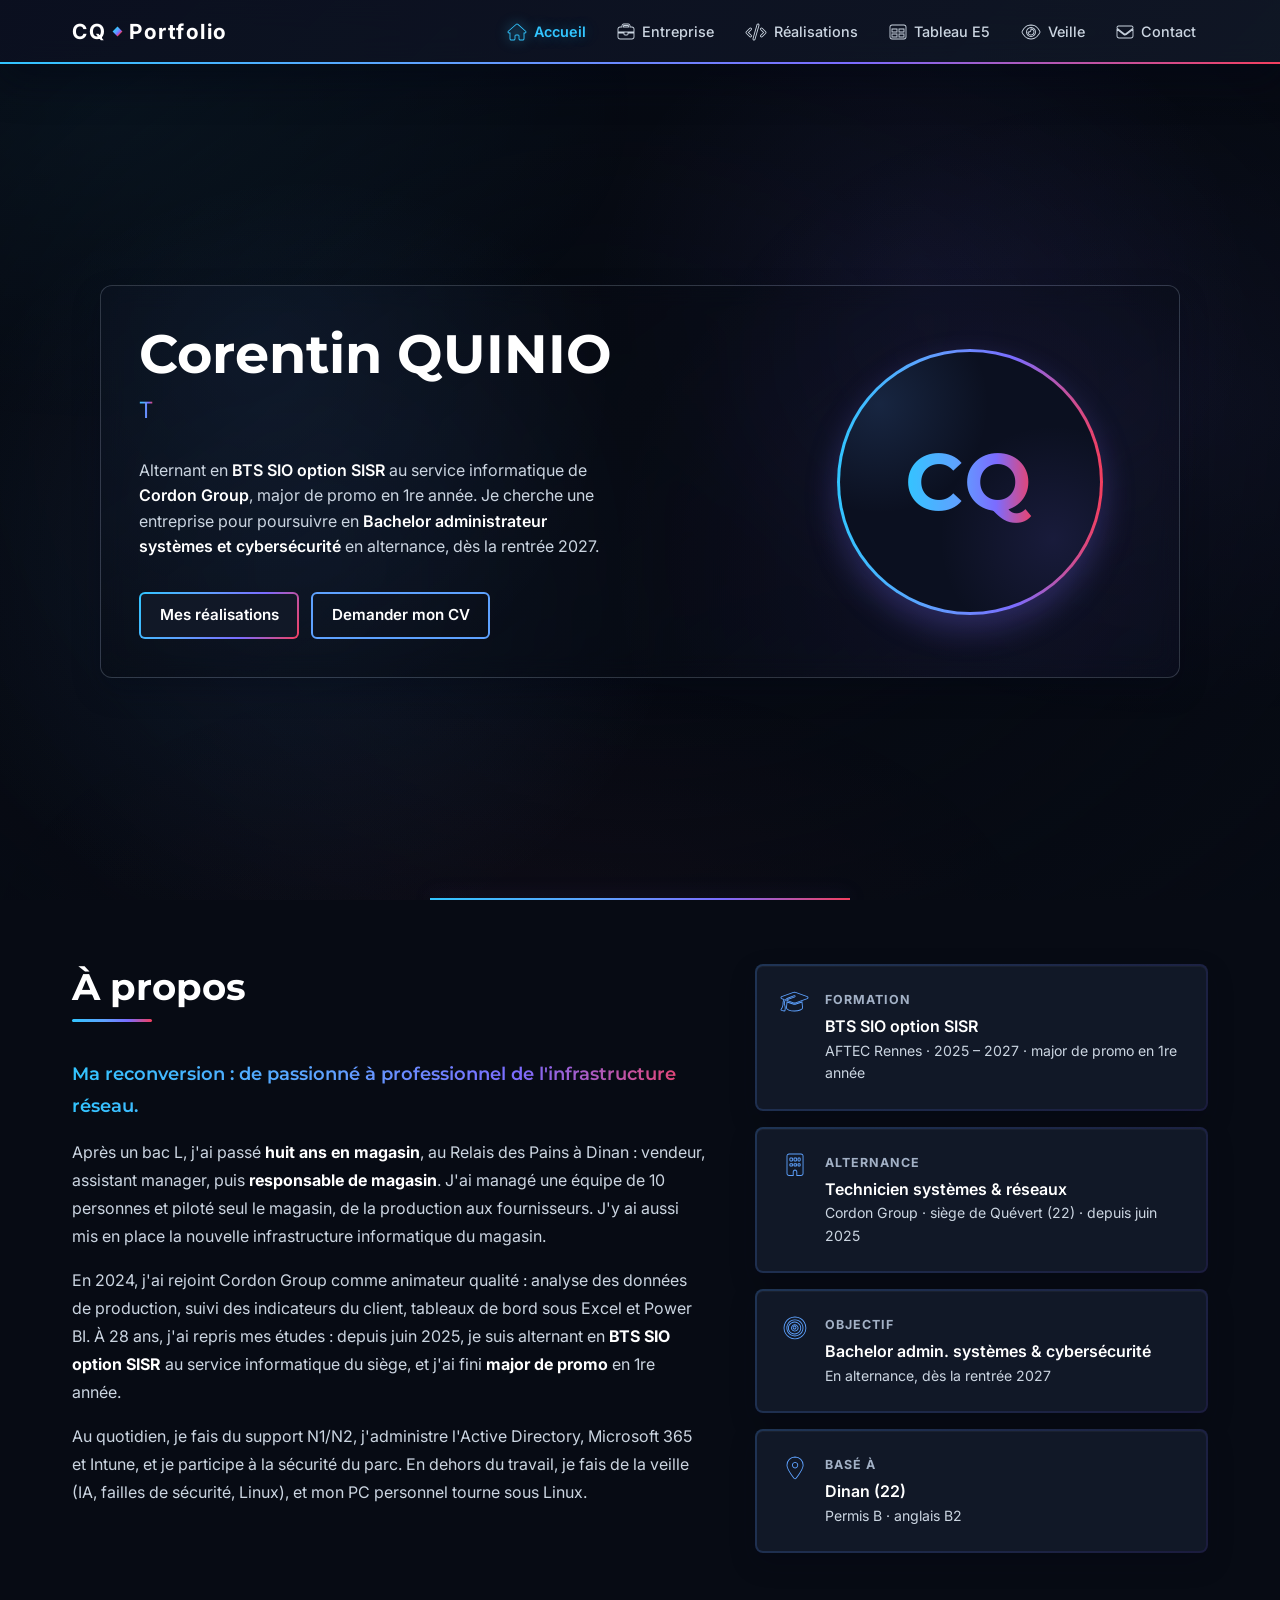
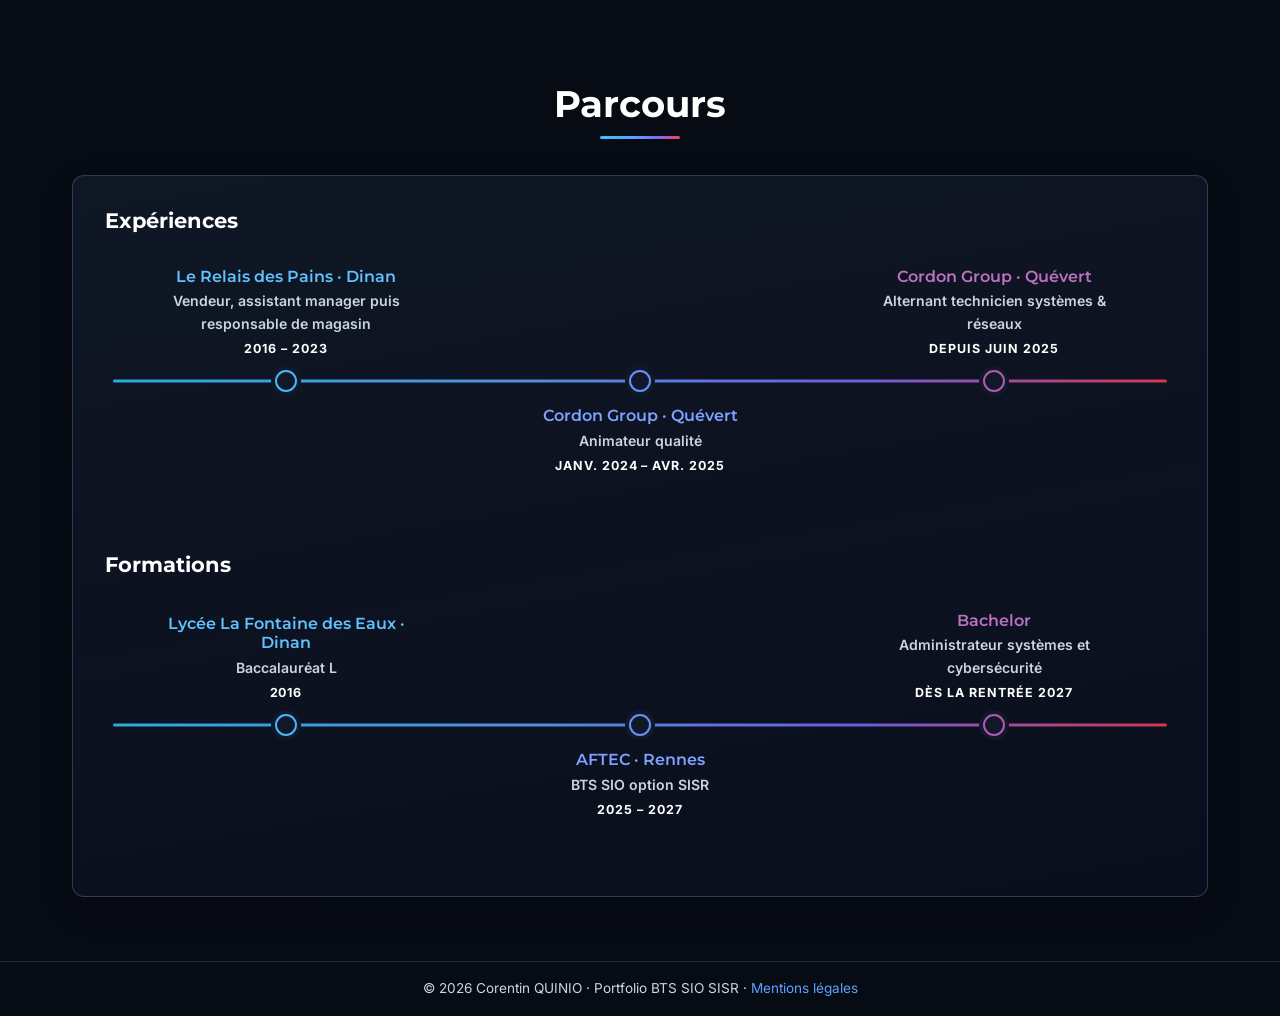
<file: index.html>
<!DOCTYPE html>
<html lang="fr">
<head>
    <meta charset="UTF-8">
    <meta name="viewport" content="width=device-width, initial-scale=1.0">
    <title>Corentin QUINIO · Portfolio BTS SIO SISR</title>
    <meta name="description" content="Portfolio de Corentin QUINIO, étudiant en BTS SIO option SISR à l'AFTEC Rennes, en alternance au service informatique de Cordon Group.">
    <meta property="og:type" content="website">
    <meta property="og:locale" content="fr_FR">
    <meta property="og:site_name" content="Portfolio de Corentin QUINIO">
    <meta property="og:title" content="Corentin QUINIO · Portfolio BTS SIO SISR">
    <meta property="og:description" content="Portfolio de Corentin QUINIO, étudiant en BTS SIO option SISR à l'AFTEC Rennes, en alternance au service informatique de Cordon Group.">
    <link rel="icon" href="assets/favicon.png" type="image/png">
    <link rel="preconnect" href="https://fonts.googleapis.com">
    <link rel="preconnect" href="https://fonts.gstatic.com" crossorigin>
    <link rel="stylesheet" href="https://fonts.googleapis.com/css2?family=Inter:wght@400;500;600;700&family=Montserrat:wght@500;600;700&display=swap">
    <link rel="stylesheet" href="https://cdnjs.cloudflare.com/ajax/libs/font-awesome/6.5.2/css/all.min.css">
    <link rel="stylesheet" href="css/style.css">
    <script src="js/layout.js"></script>
</head>
<body>
    <!-- Écran d'arrivée : joué en CSS (partie 16) une fois par session ; js/layout.js le
         masque d'avance si le visiteur l'a déjà vu, un clic le passe (script.js). -->
    <div class="intro" aria-hidden="true">
        <p class="intro-logo"><span class="intro-cq">CQ</span><span class="intro-dot"></span><span class="intro-word">Portfolio</span></p>
        <span class="intro-line"></span>
    </div>

    <!-- En-tête et pied de page : écrits une seule fois dans js/layout.js -->
    <site-header></site-header>

    <main>
        <!-- ========== Bandeau de présentation ========== -->
        <!-- Le canvas reçoit la pluie de caractères animée (js/script.js, partie 7) -->
        <section class="hero" aria-labelledby="hero-title">
            <canvas id="hero-matrix" class="hero-matrix" aria-hidden="true"></canvas>
            <div class="panel hero-card">
                <div class="hero-text">
                    <h1 id="hero-title">Corentin QUINIO</h1>
                    <p class="typing-line" aria-hidden="true"><span class="typing-text text-gradient" data-text="Technicien systèmes &amp; réseaux en alternance"></span></p>
                    <!-- Version fixe du sous-titre, lue par les lecteurs d'écran -->
                    <p class="visually-hidden">Technicien systèmes &amp; réseaux en alternance</p>
                    <p class="hero-lead">
                        Alternant en <strong>BTS SIO option SISR</strong> au service informatique de <strong>Cordon Group</strong>,
                        major de promo en 1re année. Je cherche une entreprise pour poursuivre en
                        <strong>Bachelor administrateur systèmes et cybersécurité</strong> en alternance, dès la rentrée 2027.
                    </p>
                    <div class="btn-row">
                        <a href="pages/projects.html" class="btn">Mes réalisations</a>
                        <!-- Le CV n'est pas publié (il contient mes coordonnées) : il est envoyé sur demande -->
                        <a href="pages/contact.html?objet=cv" class="btn btn--secondary">
                            Demander mon CV
                        </a>
                    </div>
                </div>
                <div class="hero-image">
                    <!-- Remplacer le monogramme par la photo quand elle sera prête :
                         <img src="assets/images/photo-corentin.jpg" alt="Corentin QUINIO"> -->
                    <div class="photo-frame">
                        <div class="monogram" aria-hidden="true"><span class="text-gradient">CQ</span></div>
                    </div>
                </div>
            </div>
        </section>

        <!-- ========== À propos : texte de présentation et faits clés ========== -->
        <section id="about" aria-labelledby="about-title">
            <div class="container split split--wide">
                <div class="prose">
                    <h2 id="about-title" class="section-title section-title--left">À propos</h2>
                    <p class="about-lead">Ma reconversion : de passionné à professionnel de l'infrastructure réseau.</p>
                    <p>
                        Après un bac L, j'ai passé <strong>huit ans en magasin</strong>, au Relais des Pains à Dinan :
                        vendeur, assistant manager, puis <strong>responsable de magasin</strong>. J'ai managé une équipe
                        de 10 personnes et piloté seul le magasin, de la production aux fournisseurs. J'y ai aussi mis en
                        place la nouvelle infrastructure informatique du magasin.
                    </p>
                    <p>
                        En 2024, j'ai rejoint Cordon Group comme animateur qualité : analyse des données de production,
                        suivi des indicateurs du client, tableaux de bord sous Excel et Power BI. À 28 ans, j'ai repris
                        mes études : depuis juin 2025, je suis alternant en <strong>BTS SIO option SISR</strong> au service
                        informatique du siège, et j'ai fini <strong>major de promo</strong> en 1re année.
                    </p>
                    <p>
                        Au quotidien, je fais du support N1/N2, j'administre l'Active Directory, Microsoft 365 et Intune,
                        et je participe à la sécurité du parc. En dehors du travail, je fais de la veille (IA, failles
                        de sécurité, Linux), et mon PC personnel tourne sous Linux.
                    </p>
                </div>

                <ul class="grid grid--tight">
                    <li class="card media">
                        <i class="fas fa-graduation-cap" aria-hidden="true"></i>
                        <div>
                            <span class="eyebrow">Formation</span>
                            <span class="media-value">BTS SIO option SISR</span>
                            <span class="media-detail">AFTEC Rennes · 2025 – 2027 · major de promo en 1re année</span>
                        </div>
                    </li>
                    <li class="card media">
                        <i class="fas fa-building" aria-hidden="true"></i>
                        <div>
                            <span class="eyebrow">Alternance</span>
                            <span class="media-value">Technicien systèmes &amp; réseaux</span>
                            <span class="media-detail">Cordon Group · siège de Quévert (22) · depuis juin 2025</span>
                        </div>
                    </li>
                    <li class="card media">
                        <i class="fas fa-bullseye" aria-hidden="true"></i>
                        <div>
                            <span class="eyebrow">Objectif</span>
                            <span class="media-value">Bachelor admin. systèmes &amp; cybersécurité</span>
                            <span class="media-detail">En alternance, dès la rentrée 2027</span>
                        </div>
                    </li>
                    <li class="card media">
                        <i class="fas fa-location-dot" aria-hidden="true"></i>
                        <div>
                            <span class="eyebrow">Basé à</span>
                            <span class="media-value">Dinan (22)</span>
                            <span class="media-detail">Permis B · anglais B2</span>
                        </div>
                    </li>
                </ul>
            </div>
        </section>

        <!-- ========== Parcours : frises des expériences et des formations ==========
             Chaque étape : un point, un libellé (lieu, poste, dates) et un détail affiché au survol
             du point ou au clic dessus (setupTimeline dans script.js). -->
        <section id="parcours" aria-labelledby="parcours-title">
            <div class="container">
                <h2 id="parcours-title" class="section-title">Parcours</h2>
                <div class="panel">
                    <div class="timeline-row">
                        <h3>Expériences</h3>
                        <div class="timeline-track">
                            <ol class="timeline-points">
                                <li class="timeline-node">
                                    <button class="timeline-dot" type="button" aria-expanded="false" aria-label="Afficher le détail"></button>
                                    <div class="timeline-label">
                                        <h4>Le Relais des Pains · Dinan</h4>
                                        <p class="timeline-role">Vendeur, assistant manager puis responsable de magasin</p>
                                        <span class="eyebrow">2016 – 2023</span>
                                    </div>
                                    <div class="timeline-detail">
                                        <p>Management de 10 personnes (recrutement, formation), gestion de la production et des fournisseurs, pilotage du chiffre d'affaires ; mise en place de la nouvelle infrastructure informatique du magasin.</p>
                                    </div>
                                </li>
                                <li class="timeline-node">
                                    <button class="timeline-dot" type="button" aria-expanded="false" aria-label="Afficher le détail"></button>
                                    <div class="timeline-label">
                                        <h4>Cordon Group · Quévert</h4>
                                        <p class="timeline-role">Animateur qualité</p>
                                        <span class="eyebrow">Janv. 2024 – avr. 2025</span>
                                    </div>
                                    <div class="timeline-detail">
                                        <p>Analyse des données de production et actions correctives, suivi des indicateurs du client, tableaux de bord Excel et Power BI, rédaction d'une base de connaissances.</p>
                                    </div>
                                </li>
                                <li class="timeline-node">
                                    <button class="timeline-dot" type="button" aria-expanded="false" aria-label="Afficher le détail"></button>
                                    <div class="timeline-label">
                                        <h4>Cordon Group · Quévert</h4>
                                        <p class="timeline-role">Alternant technicien systèmes &amp; réseaux</p>
                                        <span class="eyebrow">Depuis juin 2025</span>
                                    </div>
                                    <div class="timeline-detail">
                                        <p>Support N1/N2 via GLPI, Active Directory et GPO, Microsoft 365 et Intune, migration de 64 postes vers une nouvelle console SentinelOne, accès VPN, switchs et imprimantes, procédures techniques.</p>
                                    </div>
                                </li>
                            </ol>
                        </div>
                    </div>

                    <div class="timeline-row">
                        <h3>Formations</h3>
                        <div class="timeline-track">
                            <ol class="timeline-points">
                                <li class="timeline-node">
                                    <button class="timeline-dot" type="button" aria-expanded="false" aria-label="Afficher le détail"></button>
                                    <div class="timeline-label">
                                        <h4>Lycée La Fontaine des Eaux · Dinan</h4>
                                        <p class="timeline-role">Baccalauréat L</p>
                                        <span class="eyebrow">2016</span>
                                    </div>
                                    <div class="timeline-detail">
                                        <p>Baccalauréat général, série littéraire.</p>
                                    </div>
                                </li>
                                <li class="timeline-node">
                                    <button class="timeline-dot" type="button" aria-expanded="false" aria-label="Afficher le détail"></button>
                                    <div class="timeline-label">
                                        <h4>AFTEC · Rennes</h4>
                                        <p class="timeline-role">BTS SIO option SISR</p>
                                        <span class="eyebrow">2025 – 2027</span>
                                    </div>
                                    <div class="timeline-detail">
                                        <p>Services informatiques aux organisations, option systèmes et réseaux, en alternance. Major de promo en 1re année.</p>
                                    </div>
                                </li>
                                <li class="timeline-node">
                                    <button class="timeline-dot" type="button" aria-expanded="false" aria-label="Afficher le détail"></button>
                                    <div class="timeline-label">
                                        <h4>Bachelor</h4>
                                        <p class="timeline-role">Administrateur systèmes et cybersécurité</p>
                                        <span class="eyebrow">Dès la rentrée 2027</span>
                                    </div>
                                    <div class="timeline-detail">
                                        <p>Poursuite d'études en alternance après le BTS : je recherche une entreprise d'accueil.</p>
                                    </div>
                                </li>
                            </ol>
                        </div>
                    </div>
                </div>
            </div>
        </section>

    </main>

    <site-footer></site-footer>

    <script src="js/script.js"></script>
</body>
</html>
</file>
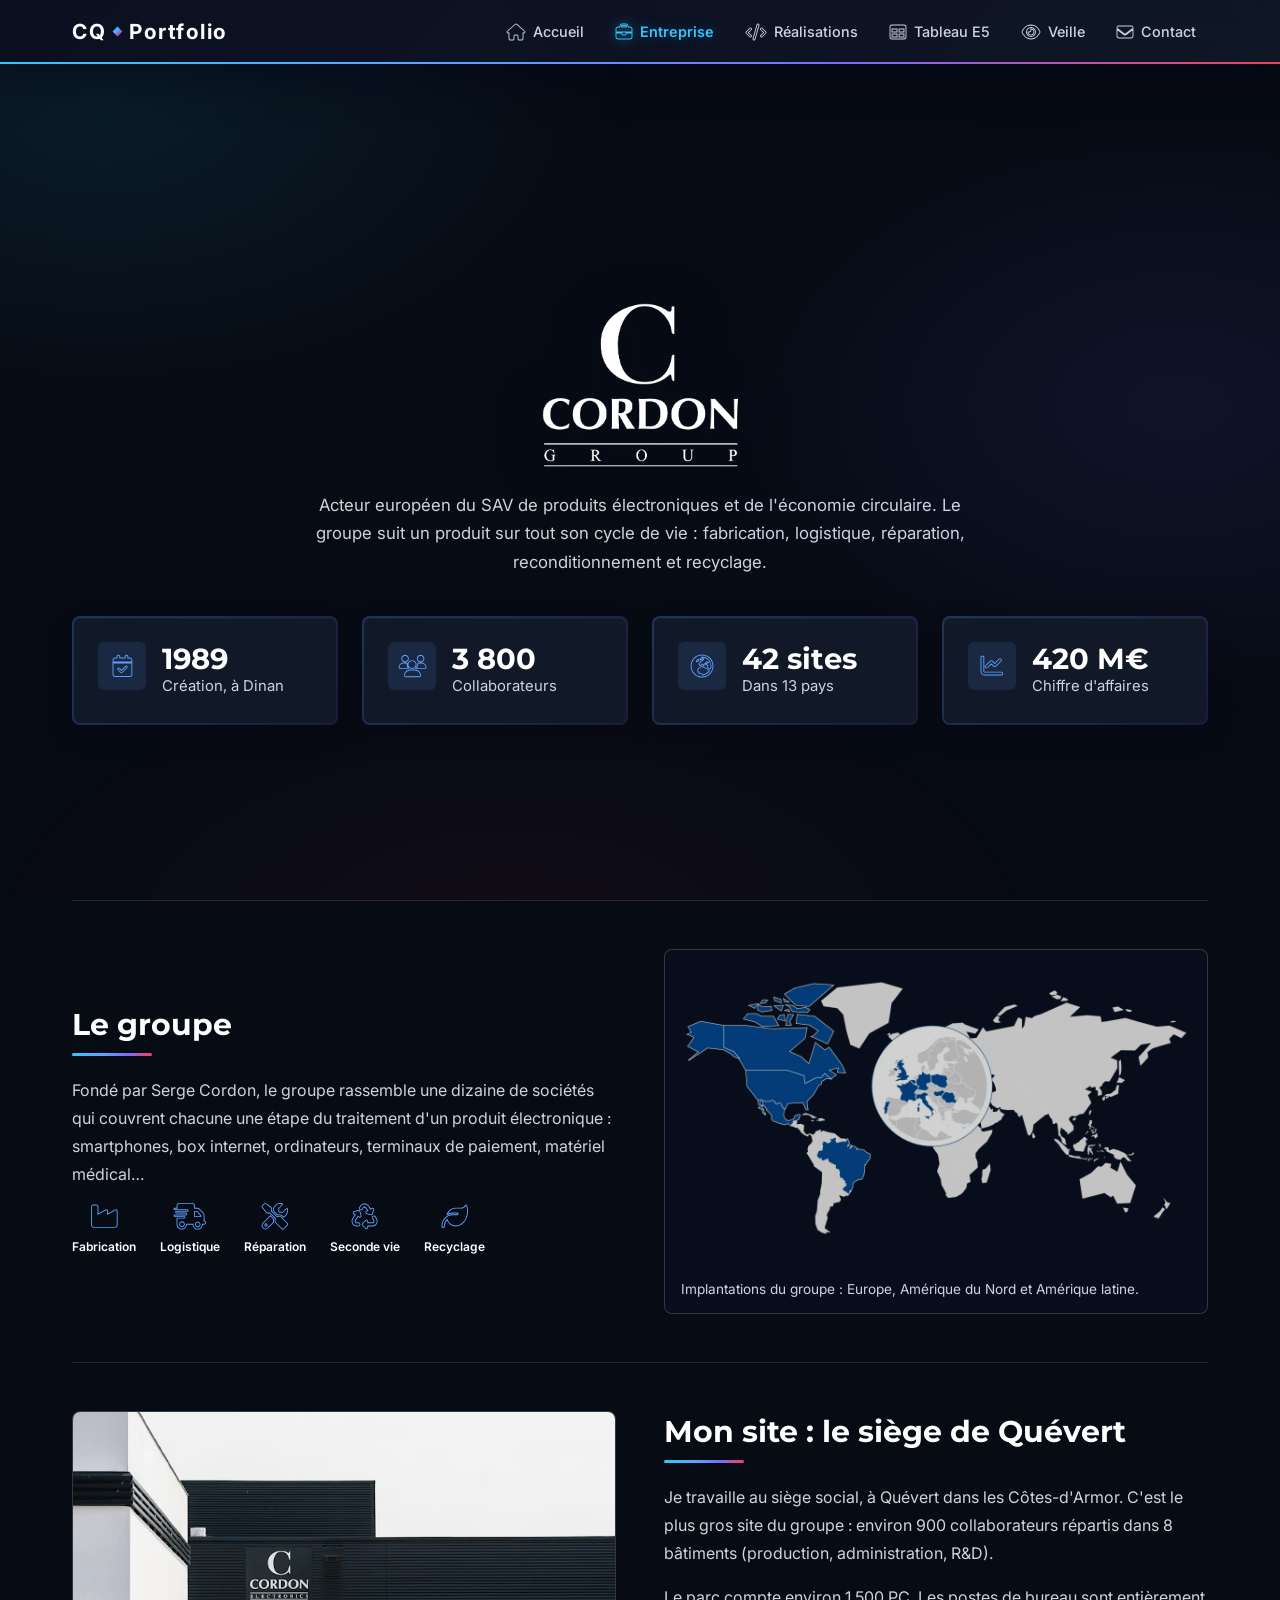
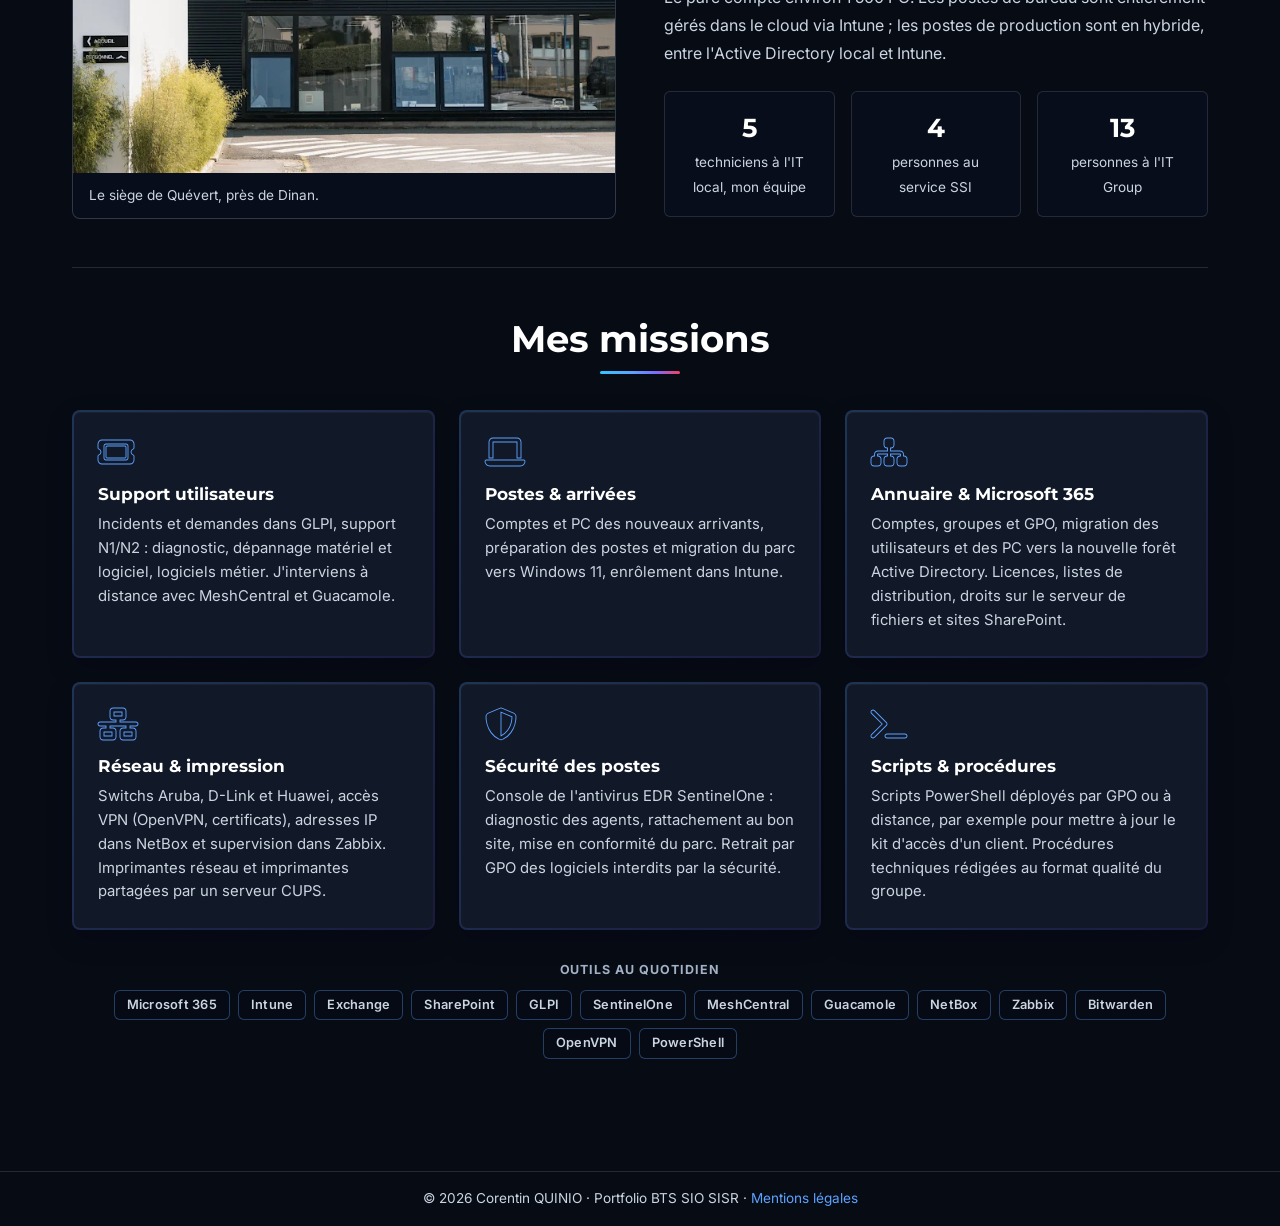
<file: pages/briefcase.html>
<!DOCTYPE html>
<html lang="fr">
<head>
    <meta charset="UTF-8">
    <meta name="viewport" content="width=device-width, initial-scale=1.0">
    <title>Entreprise · Corentin QUINIO</title>
    <meta name="description" content="Cordon Group, l&#x27;entreprise où Corentin QUINIO effectue son alternance en BTS SIO SISR, et ses missions au service informatique.">
    <meta property="og:type" content="website">
    <meta property="og:locale" content="fr_FR">
    <meta property="og:site_name" content="Portfolio de Corentin QUINIO">
    <meta property="og:title" content="Entreprise · Corentin QUINIO">
    <meta property="og:description" content="Cordon Group, l&#x27;entreprise où Corentin QUINIO effectue son alternance en BTS SIO SISR, et ses missions au service informatique.">
    <link rel="icon" href="../assets/favicon.png" type="image/png">
    <link rel="preconnect" href="https://fonts.googleapis.com">
    <link rel="preconnect" href="https://fonts.gstatic.com" crossorigin>
    <link rel="stylesheet" href="https://fonts.googleapis.com/css2?family=Inter:wght@400;500;600;700&family=Montserrat:wght@500;600;700&display=swap">
    <link rel="stylesheet" href="https://cdnjs.cloudflare.com/ajax/libs/font-awesome/6.5.2/css/all.min.css">
    <link rel="stylesheet" href="../css/style.css">
    <script src="../js/layout.js"></script>
</head>
<body class="page-secondary">
    <!-- En-tête et pied de page : écrits une seule fois dans js/layout.js -->
    <site-header></site-header>

    <main>
        <section aria-labelledby="page-title">
            <div class="container">
                <!-- En-tête : logo, présentation et chiffres clés du groupe -->
                <div class="company-hero">
                    <h1 id="page-title" class="visually-hidden">Mon entreprise : Cordon Group</h1>
                    <img src="../assets/cordon/logo-cordon-group-blanc.png" alt="Cordon Group" class="company-logo" width="571" height="468">
                    <p>Acteur européen du SAV de produits électroniques et de l'économie circulaire. Le groupe suit un produit sur tout son cycle de vie : fabrication, logistique, réparation, reconditionnement et recyclage.</p>
                    <ul class="grid grid--4">
                        <li class="card media">
                            <span class="icon-box"><i class="fas fa-calendar-check" aria-hidden="true"></i></span>
                            <div><span class="kpi-value">1989</span><p>Création, à Dinan</p></div>
                        </li>
                        <li class="card media">
                            <span class="icon-box"><i class="fas fa-users" aria-hidden="true"></i></span>
                            <div><span class="kpi-value">3 800</span><p>Collaborateurs</p></div>
                        </li>
                        <li class="card media">
                            <span class="icon-box"><i class="fas fa-earth-europe" aria-hidden="true"></i></span>
                            <div><span class="kpi-value">42 sites</span><p>Dans 13 pays</p></div>
                        </li>
                        <li class="card media">
                            <span class="icon-box"><i class="fas fa-chart-line" aria-hidden="true"></i></span>
                            <div><span class="kpi-value">420 M€</span><p>Chiffre d'affaires</p></div>
                        </li>
                    </ul>
                </div>

                <!-- Le groupe : activités et implantations -->
                <section class="split company-block divided" aria-labelledby="group-title">
                    <div class="prose">
                        <h2 id="group-title" class="section-title section-title--left section-title--sm">Le groupe</h2>
                        <p>Fondé par Serge Cordon, le groupe rassemble une dizaine de sociétés qui couvrent chacune une étape du traitement d'un produit électronique : smartphones, box internet, ordinateurs, terminaux de paiement, matériel médical…</p>
                        <ul class="domains" aria-label="Domaines d'activité">
                            <li><i class="fas fa-industry" aria-hidden="true"></i>Fabrication</li>
                            <li><i class="fas fa-truck-fast" aria-hidden="true"></i>Logistique</li>
                            <li><i class="fas fa-screwdriver-wrench" aria-hidden="true"></i>Réparation</li>
                            <li><i class="fas fa-recycle" aria-hidden="true"></i>Seconde vie</li>
                            <li><i class="fas fa-leaf" aria-hidden="true"></i>Recyclage</li>
                        </ul>
                    </div>
                    <figure class="figure">
                        <img src="../assets/cordon/cordon-group-monde.webp" alt="Carte des implantations de Cordon Group en Europe et sur le continent américain" width="1160" height="678" loading="lazy" decoding="async">
                        <figcaption>Implantations du groupe : Europe, Amérique du Nord et Amérique latine.</figcaption>
                    </figure>
                </section>

                <!-- Le site où se déroule l'alternance -->
                <section class="split company-block divided" aria-labelledby="site-title">
                    <figure class="figure">
                        <img src="../assets/cordon/cordon-quevert.webp" alt="Entrée du site Cordon Electronics à Quévert" width="680" height="453" loading="lazy" decoding="async">
                        <figcaption>Le siège de Quévert, près de Dinan.</figcaption>
                    </figure>
                    <div class="prose">
                        <h2 id="site-title" class="section-title section-title--left section-title--sm">Mon site : le siège de Quévert</h2>
                        <p>Je travaille au siège social, à Quévert dans les Côtes-d'Armor. C'est le plus gros site du groupe : environ 900 collaborateurs répartis dans 8 bâtiments (production, administration, R&amp;D).</p>
                        <p>Le parc compte environ 1 500 PC. Les postes de bureau sont entièrement gérés dans le cloud via Intune ; les postes de production sont en hybride, entre l'Active Directory local et Intune.</p>
                        <ul class="grid grid--3 grid--tight stat-grid" aria-label="Équipes informatiques">
                            <li class="tile stat"><strong>5</strong><span>techniciens à l'IT local, mon équipe</span></li>
                            <li class="tile stat"><strong>4</strong><span>personnes au service SSI</span></li>
                            <li class="tile stat"><strong>13</strong><span>personnes à l'IT Group</span></li>
                        </ul>
                    </div>
                </section>

                <!-- Missions confiées en alternance et outils utilisés -->
                <section class="company-block divided" aria-labelledby="missions-title">
                    <h2 id="missions-title" class="section-title">Mes missions</h2>
                    <div class="grid grid--3">
                        <article class="card">
                            <i class="fas fa-ticket icon-lg" aria-hidden="true"></i>
                            <h3>Support utilisateurs</h3>
                            <p>Incidents et demandes dans GLPI, support N1/N2 : diagnostic, dépannage matériel et logiciel, logiciels métier. J'interviens à distance avec MeshCentral et Guacamole.</p>
                        </article>
                        <article class="card">
                            <i class="fas fa-laptop icon-lg" aria-hidden="true"></i>
                            <h3>Postes &amp; arrivées</h3>
                            <p>Comptes et PC des nouveaux arrivants, préparation des postes et migration du parc vers Windows 11, enrôlement dans Intune.</p>
                        </article>
                        <article class="card">
                            <i class="fas fa-sitemap icon-lg" aria-hidden="true"></i>
                            <h3>Annuaire &amp; Microsoft 365</h3>
                            <p>Comptes, groupes et GPO, migration des utilisateurs et des PC vers la nouvelle forêt Active Directory. Licences, listes de distribution, droits sur le serveur de fichiers et sites SharePoint.</p>
                        </article>
                        <article class="card">
                            <i class="fas fa-network-wired icon-lg" aria-hidden="true"></i>
                            <h3>Réseau &amp; impression</h3>
                            <p>Switchs Aruba, D-Link et Huawei, accès VPN (OpenVPN, certificats), adresses IP dans NetBox et supervision dans Zabbix. Imprimantes réseau et imprimantes partagées par un serveur CUPS.</p>
                        </article>
                        <article class="card">
                            <i class="fas fa-shield-halved icon-lg" aria-hidden="true"></i>
                            <h3>Sécurité des postes</h3>
                            <p>Console de l'antivirus EDR SentinelOne : diagnostic des agents, rattachement au bon site, mise en conformité du parc. Retrait par GPO des logiciels interdits par la sécurité.</p>
                        </article>
                        <article class="card">
                            <i class="fas fa-terminal icon-lg" aria-hidden="true"></i>
                            <h3>Scripts &amp; procédures</h3>
                            <p>Scripts PowerShell déployés par GPO ou à distance, par exemple pour mettre à jour le kit d'accès d'un client. Procédures techniques rédigées au format qualité du groupe.</p>
                        </article>
                    </div>

                    <div class="tools">
                        <h3 class="eyebrow">Outils au quotidien</h3>
                        <ul class="tag-list"><li class="tag">Microsoft 365</li><li class="tag">Intune</li><li class="tag">Exchange</li><li class="tag">SharePoint</li><li class="tag">GLPI</li><li class="tag">SentinelOne</li><li class="tag">MeshCentral</li><li class="tag">Guacamole</li><li class="tag">NetBox</li><li class="tag">Zabbix</li><li class="tag">Bitwarden</li><li class="tag">OpenVPN</li><li class="tag">PowerShell</li></ul>
                    </div>
                </section>
            </div>
        </section>
    </main>

    <site-footer></site-footer>

    <script src="../js/script.js"></script>
</body>
</html>
</file>
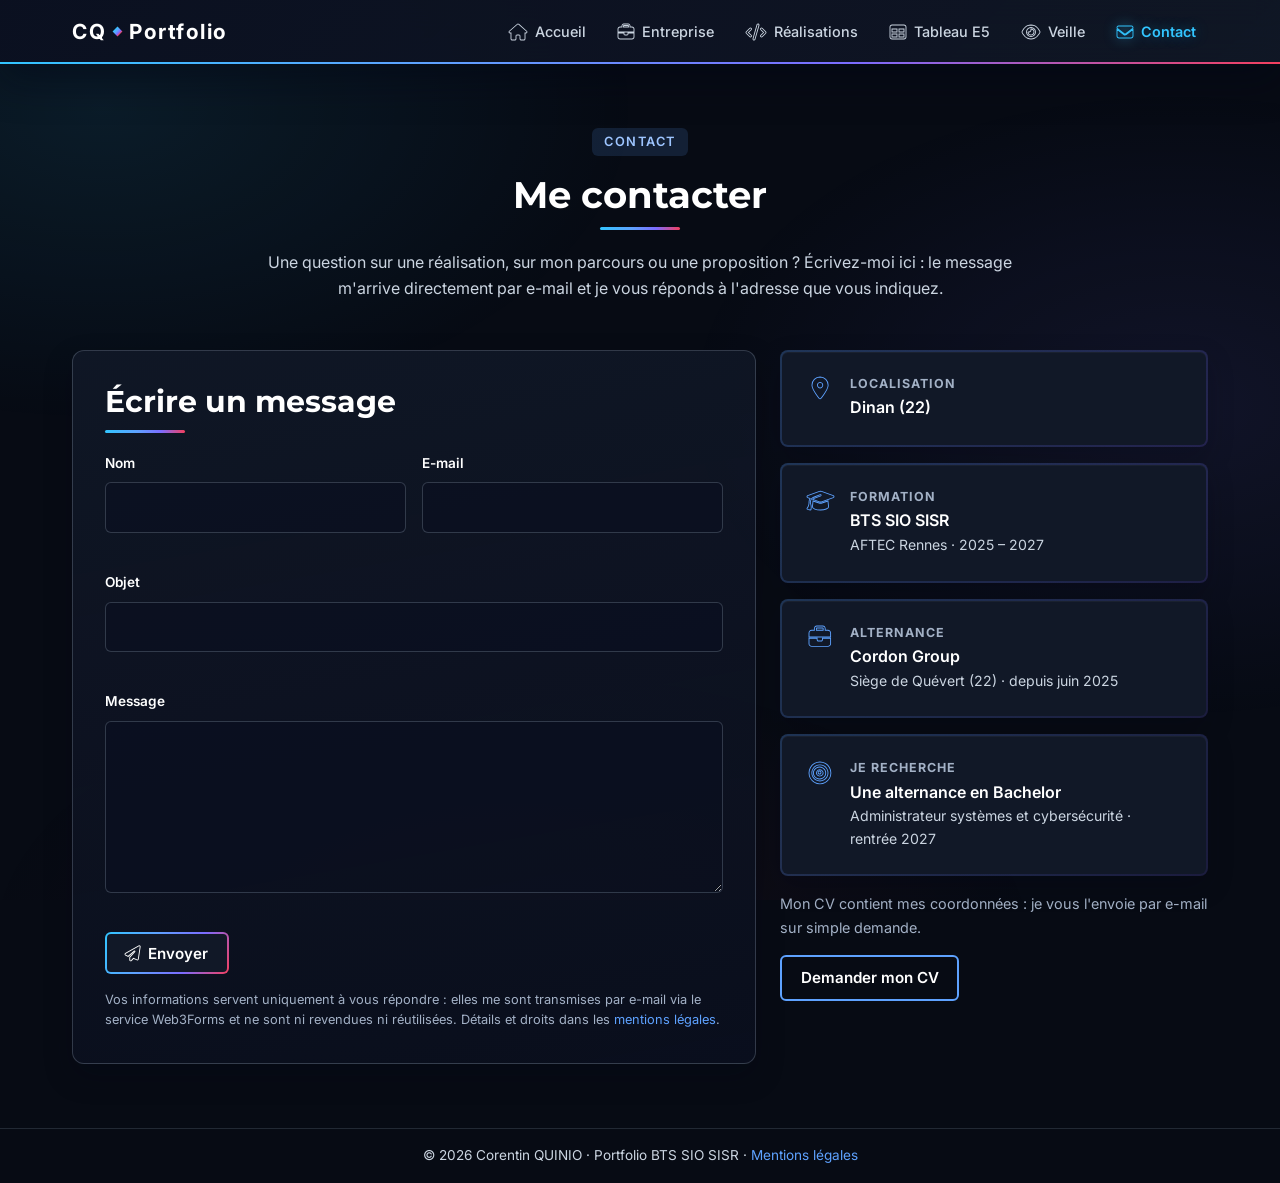
<file: pages/contact.html>
<!DOCTYPE html>
<html lang="fr">
<head>
    <meta charset="UTF-8">
    <meta name="viewport" content="width=device-width, initial-scale=1.0">
    <title>Contact · Corentin QUINIO</title>
    <meta name="description" content="Écrire à Corentin QUINIO, étudiant en BTS SIO SISR en alternance, via le formulaire de contact.">
    <meta property="og:type" content="website">
    <meta property="og:locale" content="fr_FR">
    <meta property="og:site_name" content="Portfolio de Corentin QUINIO">
    <meta property="og:title" content="Contact · Corentin QUINIO">
    <meta property="og:description" content="Écrire à Corentin QUINIO, étudiant en BTS SIO SISR en alternance, via le formulaire de contact.">
    <link rel="icon" href="../assets/favicon.png" type="image/png">
    <link rel="preconnect" href="https://fonts.googleapis.com">
    <link rel="preconnect" href="https://fonts.gstatic.com" crossorigin>
    <link rel="stylesheet" href="https://fonts.googleapis.com/css2?family=Inter:wght@400;500;600;700&family=Montserrat:wght@500;600;700&display=swap">
    <link rel="stylesheet" href="https://cdnjs.cloudflare.com/ajax/libs/font-awesome/6.5.2/css/all.min.css">
    <link rel="stylesheet" href="../css/style.css">
    <script src="../js/layout.js"></script>
</head>
<body class="page-secondary">
    <!-- En-tête et pied de page : écrits une seule fois dans js/layout.js -->
    <site-header></site-header>

    <main>
        <section aria-labelledby="page-title">
            <div class="container">
                <div class="page-hero">
                    <p class="kicker">Contact</p>
                    <h1 id="page-title" class="section-title">Me contacter</h1>
                    <p>Une question sur une réalisation, sur mon parcours ou une proposition ? Écrivez-moi ici : le message m'arrive directement par e-mail et je vous réponds à l'adresse que vous indiquez.</p>
                </div>

                <!-- Formulaire à gauche, informations à droite. Aucune coordonnée n'est écrite dans la page :
                     le formulaire est envoyé au service Web3Forms (setupContactForm, script.js),
                     qui transfère le message par e-mail. La clé ci-dessous est publique et ne révèle
                     pas l'adresse de destination. -->
                <div class="contact-layout">
                    <form class="panel contact-form" action="https://api.web3forms.com/submit" method="POST" novalidate aria-labelledby="form-title">
                        <h2 id="form-title" class="section-title section-title--left section-title--sm">Écrire un message</h2>

                        <input type="hidden" name="access_key" value="acd81c4c-630f-4faa-873f-2e5da2ad82ad">
                        <input type="hidden" name="from_name" value="Portfolio Corentin QUINIO">
                        <!-- Piège à robots : champ invisible, rempli seulement par un script automatique -->
                        <input type="checkbox" name="botcheck" class="visually-hidden" tabindex="-1" autocomplete="off" aria-hidden="true">

                        <div class="grid grid--2 grid--tight">
                            <div class="field">
                                <label for="contact-name">Nom</label>
                                <input id="contact-name" name="name" type="text" autocomplete="name" required maxlength="80">
                                <p class="field-error" id="contact-name-error"></p>
                            </div>
                            <div class="field">
                                <label for="contact-email">E-mail</label>
                                <input id="contact-email" name="email" type="email" autocomplete="email" required maxlength="120">
                                <p class="field-error" id="contact-email-error"></p>
                            </div>
                            <div class="field span-full">
                                <label for="contact-subject">Objet</label>
                                <input id="contact-subject" name="subject" type="text" required maxlength="120">
                                <p class="field-error" id="contact-subject-error"></p>
                            </div>
                            <div class="field span-full">
                                <label for="contact-message">Message</label>
                                <textarea id="contact-message" name="message" rows="6" required minlength="10" maxlength="3000"></textarea>
                                <p class="field-error" id="contact-message-error"></p>
                            </div>
                        </div>

                        <div class="contact-form-foot">
                            <button type="submit" class="btn"><i class="fas fa-paper-plane" aria-hidden="true"></i><span>Envoyer</span></button>
                            <p class="form-status" role="status" aria-live="polite"></p>
                        </div>
                        <!-- Information RGPD au moment de la collecte (article 13) -->
                        <p class="form-note">Vos informations servent uniquement à vous répondre : elles me sont transmises par e-mail via le service Web3Forms et ne sont ni revendues ni réutilisées. Détails et droits dans les <a href="mentions-legales.html">mentions légales</a>.</p>
                    </form>

                    <aside class="contact-side" aria-label="Informations">
                        <ul class="contact-list">
                            <li class="card media">
                                <i class="fas fa-location-dot" aria-hidden="true"></i>
                                <div><h2 class="eyebrow">Localisation</h2><span class="media-value">Dinan (22)</span></div>
                            </li>
                            <li class="card media">
                                <i class="fas fa-graduation-cap" aria-hidden="true"></i>
                                <div><h2 class="eyebrow">Formation</h2><span class="media-value">BTS SIO SISR</span><span class="media-detail">AFTEC Rennes · 2025 – 2027</span></div>
                            </li>
                            <li class="card media">
                                <i class="fas fa-briefcase" aria-hidden="true"></i>
                                <div><h2 class="eyebrow">Alternance</h2><span class="media-value">Cordon Group</span><span class="media-detail">Siège de Quévert (22) · depuis juin 2025</span></div>
                            </li>
                            <li class="card media">
                                <i class="fas fa-bullseye" aria-hidden="true"></i>
                                <div><h2 class="eyebrow">Je recherche</h2><span class="media-value">Une alternance en Bachelor</span><span class="media-detail">Administrateur systèmes et cybersécurité · rentrée 2027</span></div>
                            </li>
                        </ul>
                        <!-- CV envoyé sur demande : le lien pré-remplit le formulaire (setupContactForm) -->
                        <p class="contact-note">Mon CV contient mes coordonnées : je vous l'envoie par e-mail sur simple demande.</p>
                        <a href="?objet=cv" class="btn btn--secondary" data-request-cv>Demander mon CV</a>
                    </aside>
                </div>
            </div>
        </section>
    </main>

    <site-footer></site-footer>

    <script src="../js/script.js"></script>
</body>
</html>
</file>
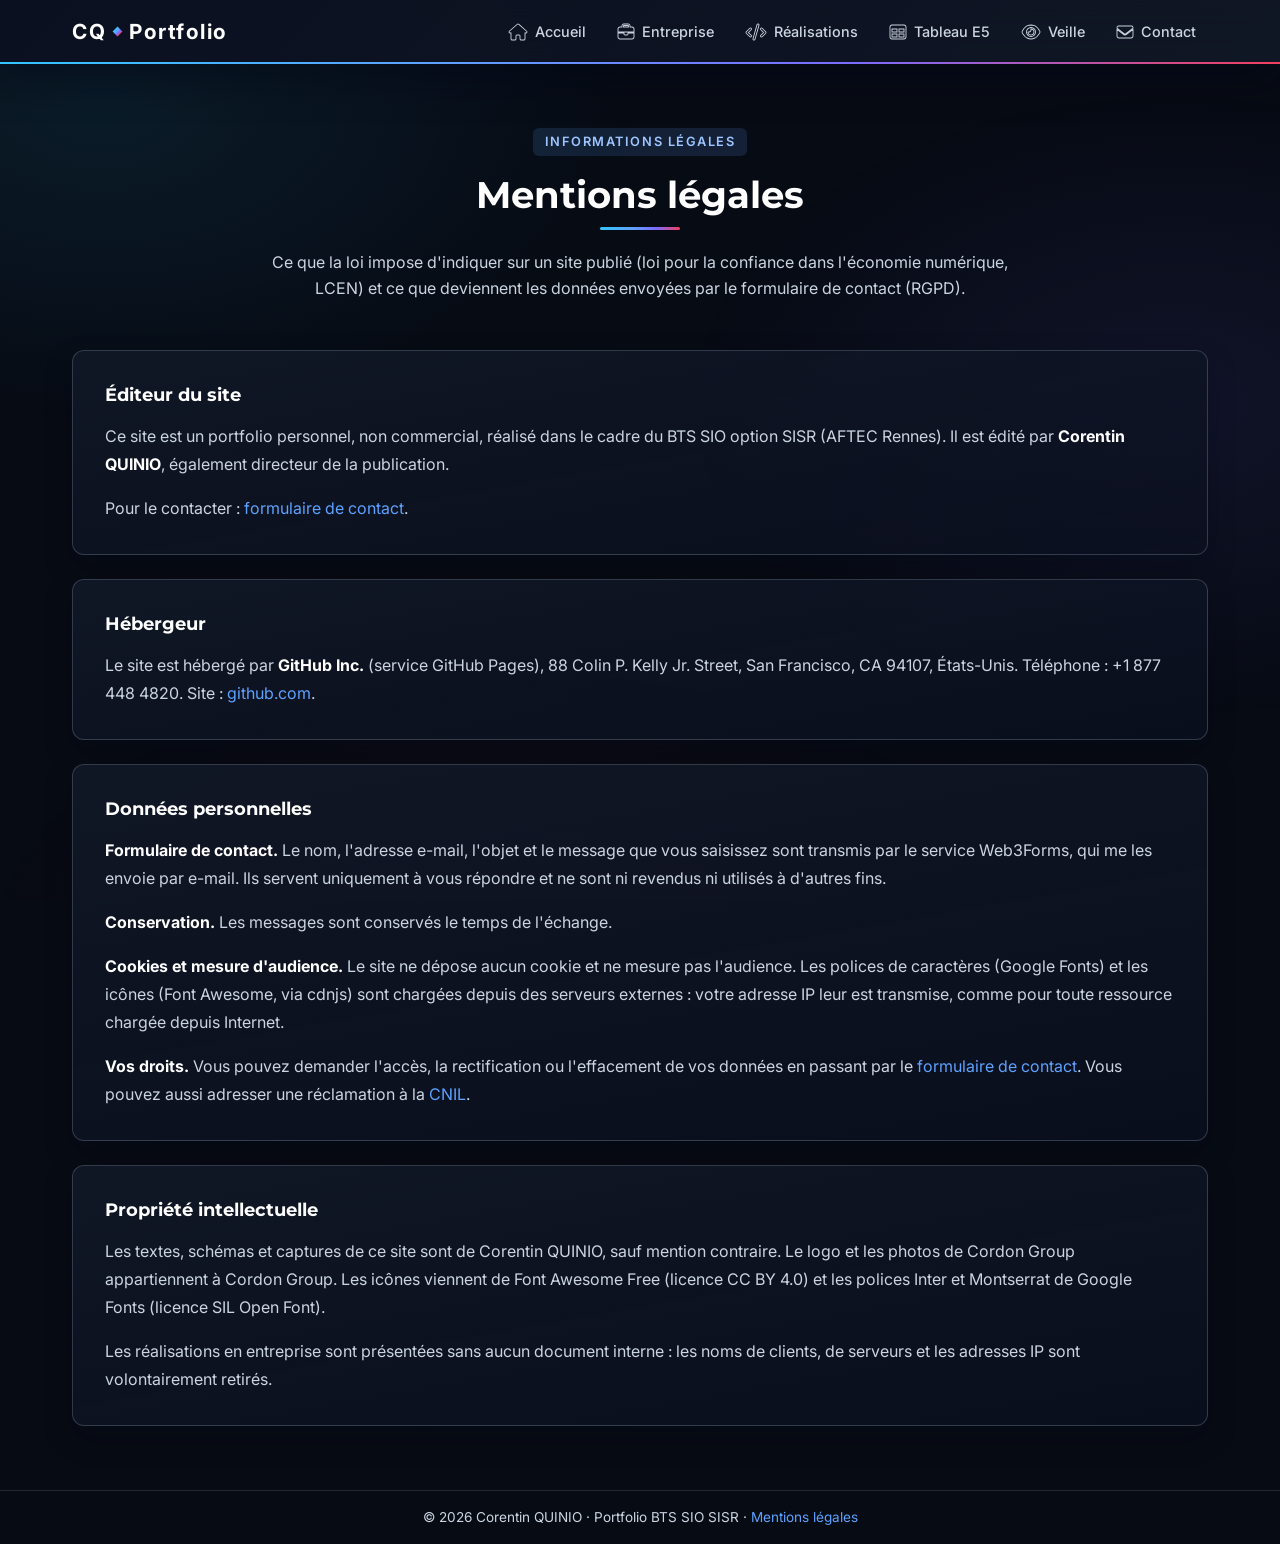
<file: pages/mentions-legales.html>
<!DOCTYPE html>
<html lang="fr">
<head>
    <meta charset="UTF-8">
    <meta name="viewport" content="width=device-width, initial-scale=1.0">
    <title>Mentions légales · Corentin QUINIO</title>
    <meta name="description" content="Mentions légales et données personnelles du portfolio de Corentin QUINIO : éditeur, hébergeur, formulaire de contact, droits RGPD.">
    <meta property="og:type" content="website">
    <meta property="og:locale" content="fr_FR">
    <meta property="og:site_name" content="Portfolio de Corentin QUINIO">
    <meta property="og:title" content="Mentions légales · Corentin QUINIO">
    <meta property="og:description" content="Mentions légales et données personnelles du portfolio de Corentin QUINIO : éditeur, hébergeur, formulaire de contact, droits RGPD.">
    <link rel="icon" href="../assets/favicon.png" type="image/png">
    <link rel="preconnect" href="https://fonts.googleapis.com">
    <link rel="preconnect" href="https://fonts.gstatic.com" crossorigin>
    <link rel="stylesheet" href="https://fonts.googleapis.com/css2?family=Inter:wght@400;500;600;700&family=Montserrat:wght@500;600;700&display=swap">
    <link rel="stylesheet" href="https://cdnjs.cloudflare.com/ajax/libs/font-awesome/6.5.2/css/all.min.css">
    <link rel="stylesheet" href="../css/style.css">
    <script src="../js/layout.js"></script>
</head>
<body class="page-secondary">
    <!-- En-tête et pied de page : écrits une seule fois dans js/layout.js -->
    <site-header></site-header>

    <main>
        <section aria-labelledby="page-title">
            <div class="container">
                <div class="page-hero">
                    <p class="kicker">Informations légales</p>
                    <h1 id="page-title" class="section-title">Mentions légales</h1>
                    <p>Ce que la loi impose d'indiquer sur un site publié (loi pour la confiance dans l'économie numérique, LCEN) et ce que deviennent les données envoyées par le formulaire de contact (RGPD).</p>
                </div>

                <!-- Une surface par sujet : éditeur, hébergeur, données personnelles, propriété intellectuelle -->
                <div class="grid">
                    <article class="panel prose" aria-labelledby="ml-editeur">
                        <h2 id="ml-editeur">Éditeur du site</h2>
                        <p>Ce site est un portfolio personnel, non commercial, réalisé dans le cadre du BTS SIO option SISR (AFTEC Rennes). Il est édité par <strong>Corentin QUINIO</strong>, également directeur de la publication.</p>
                        <p>Pour le contacter : <a href="contact.html">formulaire de contact</a>.</p>
                    </article>

                    <article class="panel prose" aria-labelledby="ml-hebergeur">
                        <h2 id="ml-hebergeur">Hébergeur</h2>
                        <p>Le site est hébergé par <strong>GitHub Inc.</strong> (service GitHub Pages), 88 Colin P. Kelly Jr. Street, San Francisco, CA 94107, États-Unis. Téléphone : +1 877 448 4820. Site : <a href="https://github.com" rel="noopener">github.com</a>.</p>
                    </article>

                    <article class="panel prose" aria-labelledby="ml-donnees">
                        <h2 id="ml-donnees">Données personnelles</h2>
                        <p><strong>Formulaire de contact.</strong> Le nom, l'adresse e-mail, l'objet et le message que vous saisissez sont transmis par le service Web3Forms, qui me les envoie par e-mail. Ils servent uniquement à vous répondre et ne sont ni revendus ni utilisés à d'autres fins.</p>
                        <!-- TODO : durée de conservation à confirmer par Corentin -->
                        <p><strong>Conservation.</strong> Les messages sont conservés le temps de l'échange.</p>
                        <p><strong>Cookies et mesure d'audience.</strong> Le site ne dépose aucun cookie et ne mesure pas l'audience. Les polices de caractères (Google Fonts) et les icônes (Font Awesome, via cdnjs) sont chargées depuis des serveurs externes : votre adresse IP leur est transmise, comme pour toute ressource chargée depuis Internet.</p>
                        <p><strong>Vos droits.</strong> Vous pouvez demander l'accès, la rectification ou l'effacement de vos données en passant par le <a href="contact.html">formulaire de contact</a>. Vous pouvez aussi adresser une réclamation à la <a href="https://www.cnil.fr/fr/plaintes" target="_blank" rel="noopener">CNIL</a>.</p>
                    </article>

                    <article class="panel prose" aria-labelledby="ml-propriete">
                        <h2 id="ml-propriete">Propriété intellectuelle</h2>
                        <p>Les textes, schémas et captures de ce site sont de Corentin QUINIO, sauf mention contraire. Le logo et les photos de Cordon Group appartiennent à Cordon Group. Les icônes viennent de Font Awesome Free (licence CC BY 4.0) et les polices Inter et Montserrat de Google Fonts (licence SIL Open Font).</p>
                        <p>Les réalisations en entreprise sont présentées sans aucun document interne : les noms de clients, de serveurs et les adresses IP sont volontairement retirés.</p>
                    </article>
                </div>
            </div>
        </section>
    </main>

    <site-footer></site-footer>

    <script src="../js/script.js"></script>
</body>
</html>
</file>
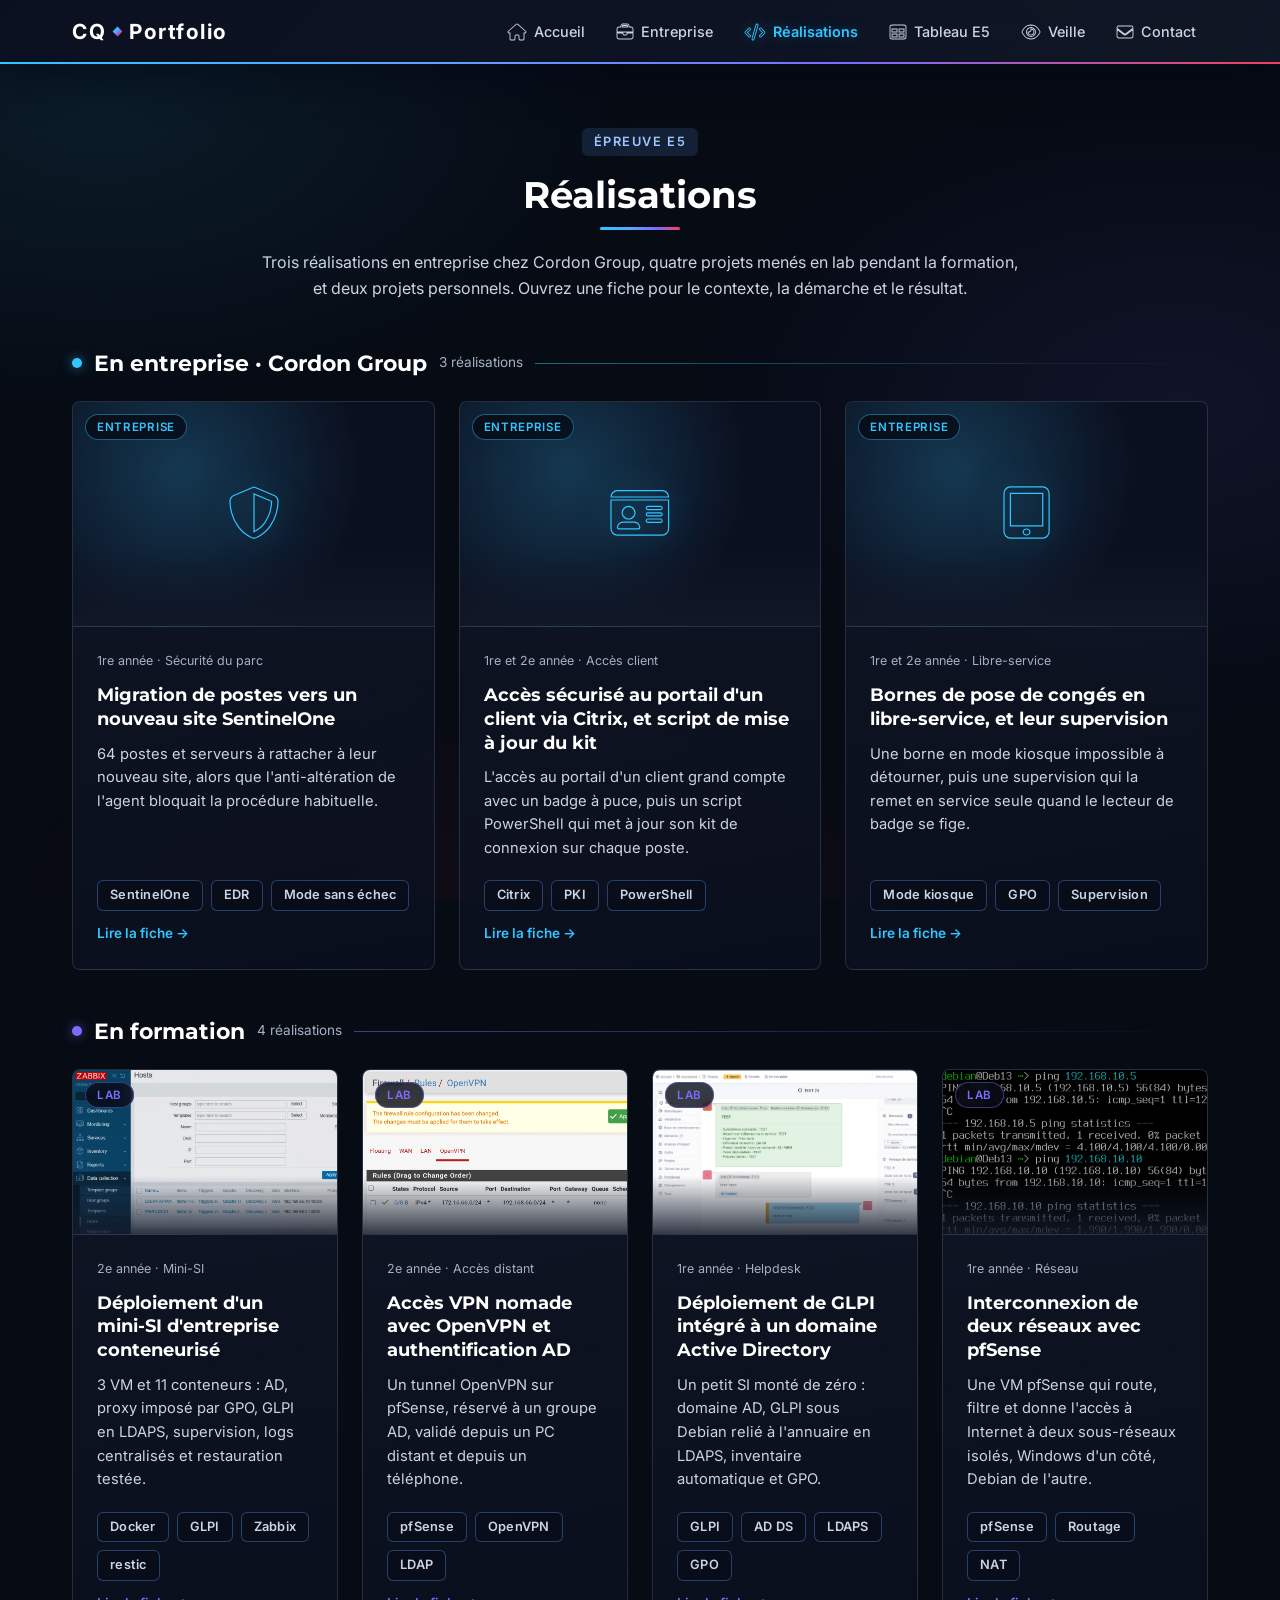
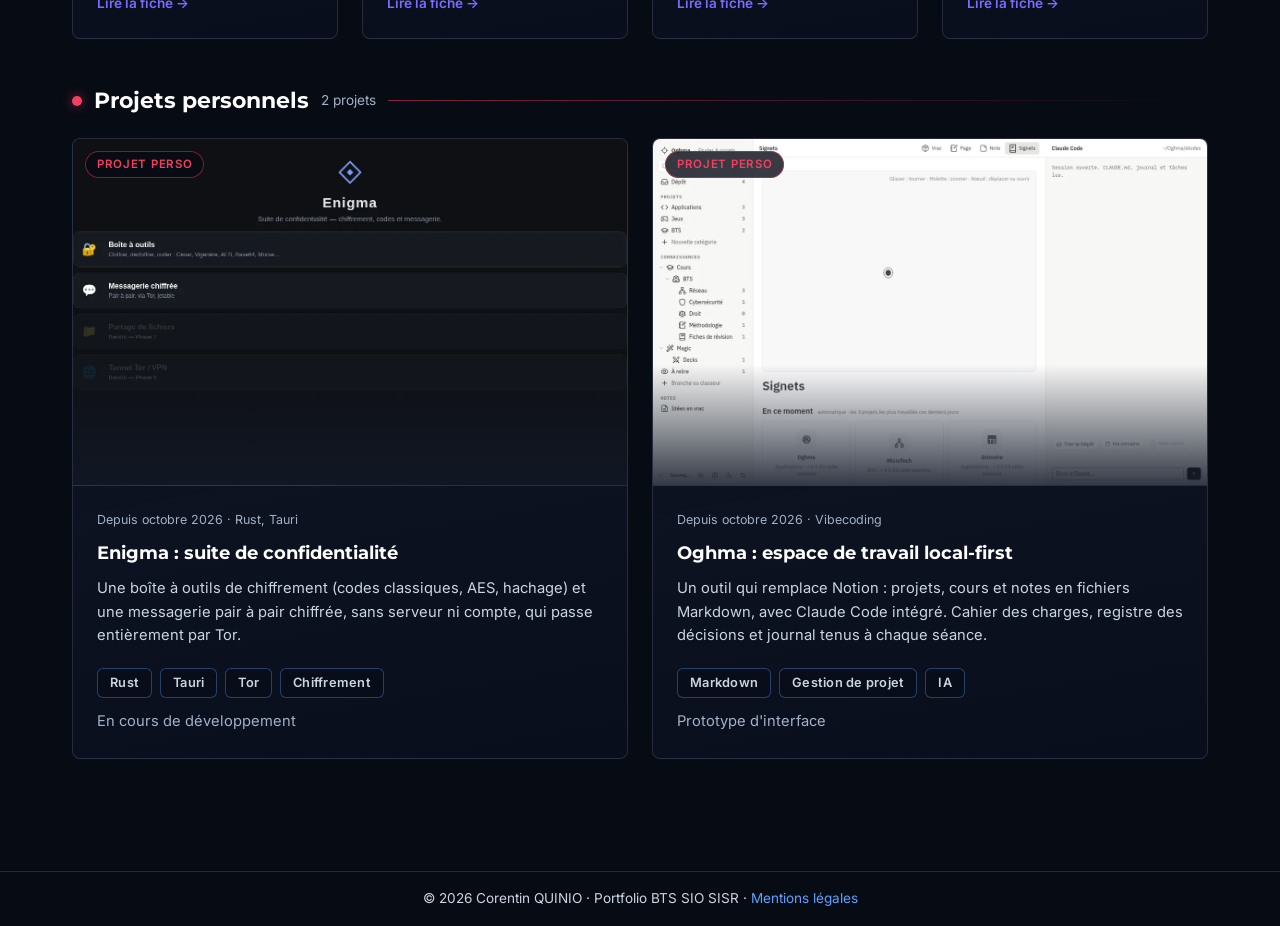
<file: pages/projects.html>
<!DOCTYPE html>
<html lang="fr">
<head>
    <meta charset="UTF-8">
    <meta name="viewport" content="width=device-width, initial-scale=1.0">
    <title>Réalisations · Corentin QUINIO</title>
    <meta name="description" content="Réalisations professionnelles et scolaires de Corentin QUINIO pour l&#x27;épreuve E5 du BTS SIO SISR.">
    <meta property="og:type" content="website">
    <meta property="og:locale" content="fr_FR">
    <meta property="og:site_name" content="Portfolio de Corentin QUINIO">
    <meta property="og:title" content="Réalisations · Corentin QUINIO">
    <meta property="og:description" content="Réalisations professionnelles et scolaires de Corentin QUINIO pour l&#x27;épreuve E5 du BTS SIO SISR.">
    <link rel="icon" href="../assets/favicon.png" type="image/png">
    <link rel="preconnect" href="https://fonts.googleapis.com">
    <link rel="preconnect" href="https://fonts.gstatic.com" crossorigin>
    <link rel="stylesheet" href="https://fonts.googleapis.com/css2?family=Inter:wght@400;500;600;700&family=Montserrat:wght@500;600;700&display=swap">
    <link rel="stylesheet" href="https://cdnjs.cloudflare.com/ajax/libs/font-awesome/6.5.2/css/all.min.css">
    <link rel="stylesheet" href="../css/style.css">
    <script src="../js/layout.js"></script>
</head>
<body class="page-secondary">
    <!-- En-tête et pied de page : écrits une seule fois dans js/layout.js -->
    <site-header></site-header>

    <main>
        <section aria-labelledby="page-title">
            <div class="container">
                <div class="page-hero">
                    <p class="kicker">Épreuve E5</p>
                    <h1 id="page-title" class="section-title">Réalisations</h1>
                    <p>Trois réalisations en entreprise chez Cordon Group, quatre projets menés en lab pendant la formation, et deux projets personnels. Ouvrez une fiche pour le contexte, la démarche et le résultat.</p>
                </div>

                <!-- Trois groupes de cartes : entreprise, formation, projets personnels.
                     Aperçu de chaque carte : une capture (<img>) ou, en attendant, une icône. -->
                <section class="work-group work-group--pro" aria-labelledby="groupe-pro">
                    <div class="work-group-head">
                        <h2 id="groupe-pro">En entreprise · Cordon Group</h2>
                        <span class="work-group-count">3 réalisations</span>
                    </div>
                    <ul class="work-grid">
                        <li>
                            <a class="work-card" href="projets/projet2.html">
                                <div class="work-card-media">
                                    <span class="work-card-badge">Entreprise</span>
                                    <span class="work-card-placeholder" aria-hidden="true"><i class="fas fa-shield-halved"></i></span>
                                </div>
                                <div class="work-card-body">
                                    <p class="work-card-meta">1re année · Sécurité du parc</p>
                                    <h3>Migration de postes vers un nouveau site SentinelOne</h3>
                                    <p>64 postes et serveurs à rattacher à leur nouveau site, alors que l&#x27;anti-altération de l&#x27;agent bloquait la procédure habituelle.</p>
                                    <ul class="tag-list" aria-label="Technologies"><li class="tag">SentinelOne</li><li class="tag">EDR</li><li class="tag">Mode sans échec</li></ul>
                                    <span class="link-more">Lire la fiche →</span>
                                </div>
                            </a>
                        </li>
                        <li>
                            <a class="work-card" href="projets/projet4.html">
                                <div class="work-card-media">
                                    <span class="work-card-badge">Entreprise</span>
                                    <span class="work-card-placeholder" aria-hidden="true"><i class="fas fa-id-card"></i></span>
                                </div>
                                <div class="work-card-body">
                                    <p class="work-card-meta">1re et 2e année · Accès client</p>
                                    <h3>Accès sécurisé au portail d&#x27;un client via Citrix, et script de mise à jour du kit</h3>
                                    <p>L&#x27;accès au portail d&#x27;un client grand compte avec un badge à puce, puis un script PowerShell qui met à jour son kit de connexion sur chaque poste.</p>
                                    <ul class="tag-list" aria-label="Technologies"><li class="tag">Citrix</li><li class="tag">PKI</li><li class="tag">PowerShell</li></ul>
                                    <span class="link-more">Lire la fiche →</span>
                                </div>
                            </a>
                        </li>
                        <li>
                            <a class="work-card" href="projets/projet5.html">
                                <div class="work-card-media">
                                    <span class="work-card-badge">Entreprise</span>
                                    <span class="work-card-placeholder" aria-hidden="true"><i class="fas fa-tablet-screen-button"></i></span>
                                </div>
                                <div class="work-card-body">
                                    <p class="work-card-meta">1re et 2e année · Libre-service</p>
                                    <h3>Bornes de pose de congés en libre-service, et leur supervision</h3>
                                    <p>Une borne en mode kiosque impossible à détourner, puis une supervision qui la remet en service seule quand le lecteur de badge se fige.</p>
                                    <ul class="tag-list" aria-label="Technologies"><li class="tag">Mode kiosque</li><li class="tag">GPO</li><li class="tag">Supervision</li></ul>
                                    <span class="link-more">Lire la fiche →</span>
                                </div>
                            </a>
                        </li>
                    </ul>
                </section>

                <section class="work-group work-group--lab" aria-labelledby="groupe-lab">
                    <div class="work-group-head">
                        <h2 id="groupe-lab">En formation</h2>
                        <span class="work-group-count">4 réalisations</span>
                    </div>
                    <ul class="work-grid">
                        <li>
                            <a class="work-card" href="projets/projet6.html">
                                <div class="work-card-media">
                                    <span class="work-card-badge">Lab</span>
                                    <img src="../assets/preuves/A3/zabbix-hotes.webp" width="1592" height="546" loading="lazy" decoding="async" alt="Zabbix : les deux serveurs du mini-SI supervisés">
                                </div>
                                <div class="work-card-body">
                                    <p class="work-card-meta">2e année · Mini-SI</p>
                                    <h3>Déploiement d&#x27;un mini-SI d&#x27;entreprise conteneurisé</h3>
                                    <p>3 VM et 11 conteneurs : AD, proxy imposé par GPO, GLPI en LDAPS, supervision, logs centralisés et restauration testée.</p>
                                    <ul class="tag-list" aria-label="Technologies"><li class="tag">Docker</li><li class="tag">GLPI</li><li class="tag">Zabbix</li><li class="tag">restic</li></ul>
                                    <span class="link-more">Lire la fiche →</span>
                                </div>
                            </a>
                        </li>
                        <li>
                            <a class="work-card" href="projets/projet7.html">
                                <div class="work-card-media">
                                    <span class="work-card-badge">Lab</span>
                                    <img src="../assets/projets/projet7/regle-openvpn.webp" width="1326" height="650" loading="lazy" decoding="async" alt="Règle de pare-feu pfSense pour le tunnel OpenVPN">
                                </div>
                                <div class="work-card-body">
                                    <p class="work-card-meta">2e année · Accès distant</p>
                                    <h3>Accès VPN nomade avec OpenVPN et authentification AD</h3>
                                    <p>Un tunnel OpenVPN sur pfSense, réservé à un groupe AD, validé depuis un PC distant et depuis un téléphone.</p>
                                    <ul class="tag-list" aria-label="Technologies"><li class="tag">pfSense</li><li class="tag">OpenVPN</li><li class="tag">LDAP</li></ul>
                                    <span class="link-more">Lire la fiche →</span>
                                </div>
                            </a>
                        </li>
                        <li>
                            <a class="work-card" href="projets/projet1.html">
                                <div class="work-card-media">
                                    <span class="work-card-badge">Lab</span>
                                    <img src="../assets/projets/projet1/ticket-sla.webp" width="1600" height="849" loading="lazy" decoding="async" alt="Ticket GLPI avec ses échéances de SLA">
                                </div>
                                <div class="work-card-body">
                                    <p class="work-card-meta">1re année · Helpdesk</p>
                                    <h3>Déploiement de GLPI intégré à un domaine Active Directory</h3>
                                    <p>Un petit SI monté de zéro : domaine AD, GLPI sous Debian relié à l&#x27;annuaire en LDAPS, inventaire automatique et GPO.</p>
                                    <ul class="tag-list" aria-label="Technologies"><li class="tag">GLPI</li><li class="tag">AD DS</li><li class="tag">LDAPS</li><li class="tag">GPO</li></ul>
                                    <span class="link-more">Lire la fiche →</span>
                                </div>
                            </a>
                        </li>
                        <li>
                            <a class="work-card" href="projets/projet3.html">
                                <div class="work-card-media">
                                    <span class="work-card-badge">Lab</span>
                                    <img src="../assets/projets/projet3/ping-inter-reseaux.webp" width="1400" height="616" loading="lazy" decoding="async" alt="Ping réussi entre les deux réseaux">
                                </div>
                                <div class="work-card-body">
                                    <p class="work-card-meta">1re année · Réseau</p>
                                    <h3>Interconnexion de deux réseaux avec pfSense</h3>
                                    <p>Une VM pfSense qui route, filtre et donne l&#x27;accès à Internet à deux sous-réseaux isolés, Windows d&#x27;un côté, Debian de l&#x27;autre.</p>
                                    <ul class="tag-list" aria-label="Technologies"><li class="tag">pfSense</li><li class="tag">Routage</li><li class="tag">NAT</li></ul>
                                    <span class="link-more">Lire la fiche →</span>
                                </div>
                            </a>
                        </li>
                    </ul>
                </section>

                <section class="work-group work-group--perso" aria-labelledby="groupe-perso">
                    <div class="work-group-head">
                        <h2 id="groupe-perso">Projets personnels</h2>
                        <span class="work-group-count">2 projets</span>
                    </div>
                    <ul class="work-grid">
                        <li>
                            <article class="work-card">
                                <div class="work-card-media">
                                    <span class="work-card-badge">Projet perso</span>
                                    <img src="../assets/projets/perso/enigma.webp" width="1200" height="800" loading="lazy" decoding="async" alt="Écran d&#x27;accueil d&#x27;Enigma : boîte à outils et messagerie chiffrée">
                                </div>
                                <div class="work-card-body">
                                    <p class="work-card-meta">Depuis octobre 2026 · Rust, Tauri</p>
                                    <h3>Enigma : suite de confidentialité</h3>
                                    <p>Une boîte à outils de chiffrement (codes classiques, AES, hachage) et une messagerie pair à pair chiffrée, sans serveur ni compte, qui passe entièrement par Tor.</p>
                                    <ul class="tag-list" aria-label="Technologies"><li class="tag">Rust</li><li class="tag">Tauri</li><li class="tag">Tor</li><li class="tag">Chiffrement</li></ul>
                                    <p class="work-card-state">En cours de développement</p>
                                </div>
                            </article>
                        </li>
                        <li>
                            <article class="work-card">
                                <div class="work-card-media">
                                    <span class="work-card-badge">Projet perso</span>
                                    <img src="../assets/projets/perso/oghma.webp" width="1200" height="750" loading="lazy" decoding="async" alt="Prototype de l&#x27;interface d&#x27;Oghma">
                                </div>
                                <div class="work-card-body">
                                    <p class="work-card-meta">Depuis octobre 2026 · Vibecoding</p>
                                    <h3>Oghma : espace de travail local-first</h3>
                                    <p>Un outil qui remplace Notion : projets, cours et notes en fichiers Markdown, avec Claude Code intégré. Cahier des charges, registre des décisions et journal tenus à chaque séance.</p>
                                    <ul class="tag-list" aria-label="Technologies"><li class="tag">Markdown</li><li class="tag">Gestion de projet</li><li class="tag">IA</li></ul>
                                    <p class="work-card-state">Prototype d&#x27;interface</p>
                                </div>
                            </article>
                        </li>
                    </ul>
                </section>
            </div>
        </section>
    </main>

    <site-footer></site-footer>

    <script src="../js/script.js"></script>
</body>
</html>
</file>
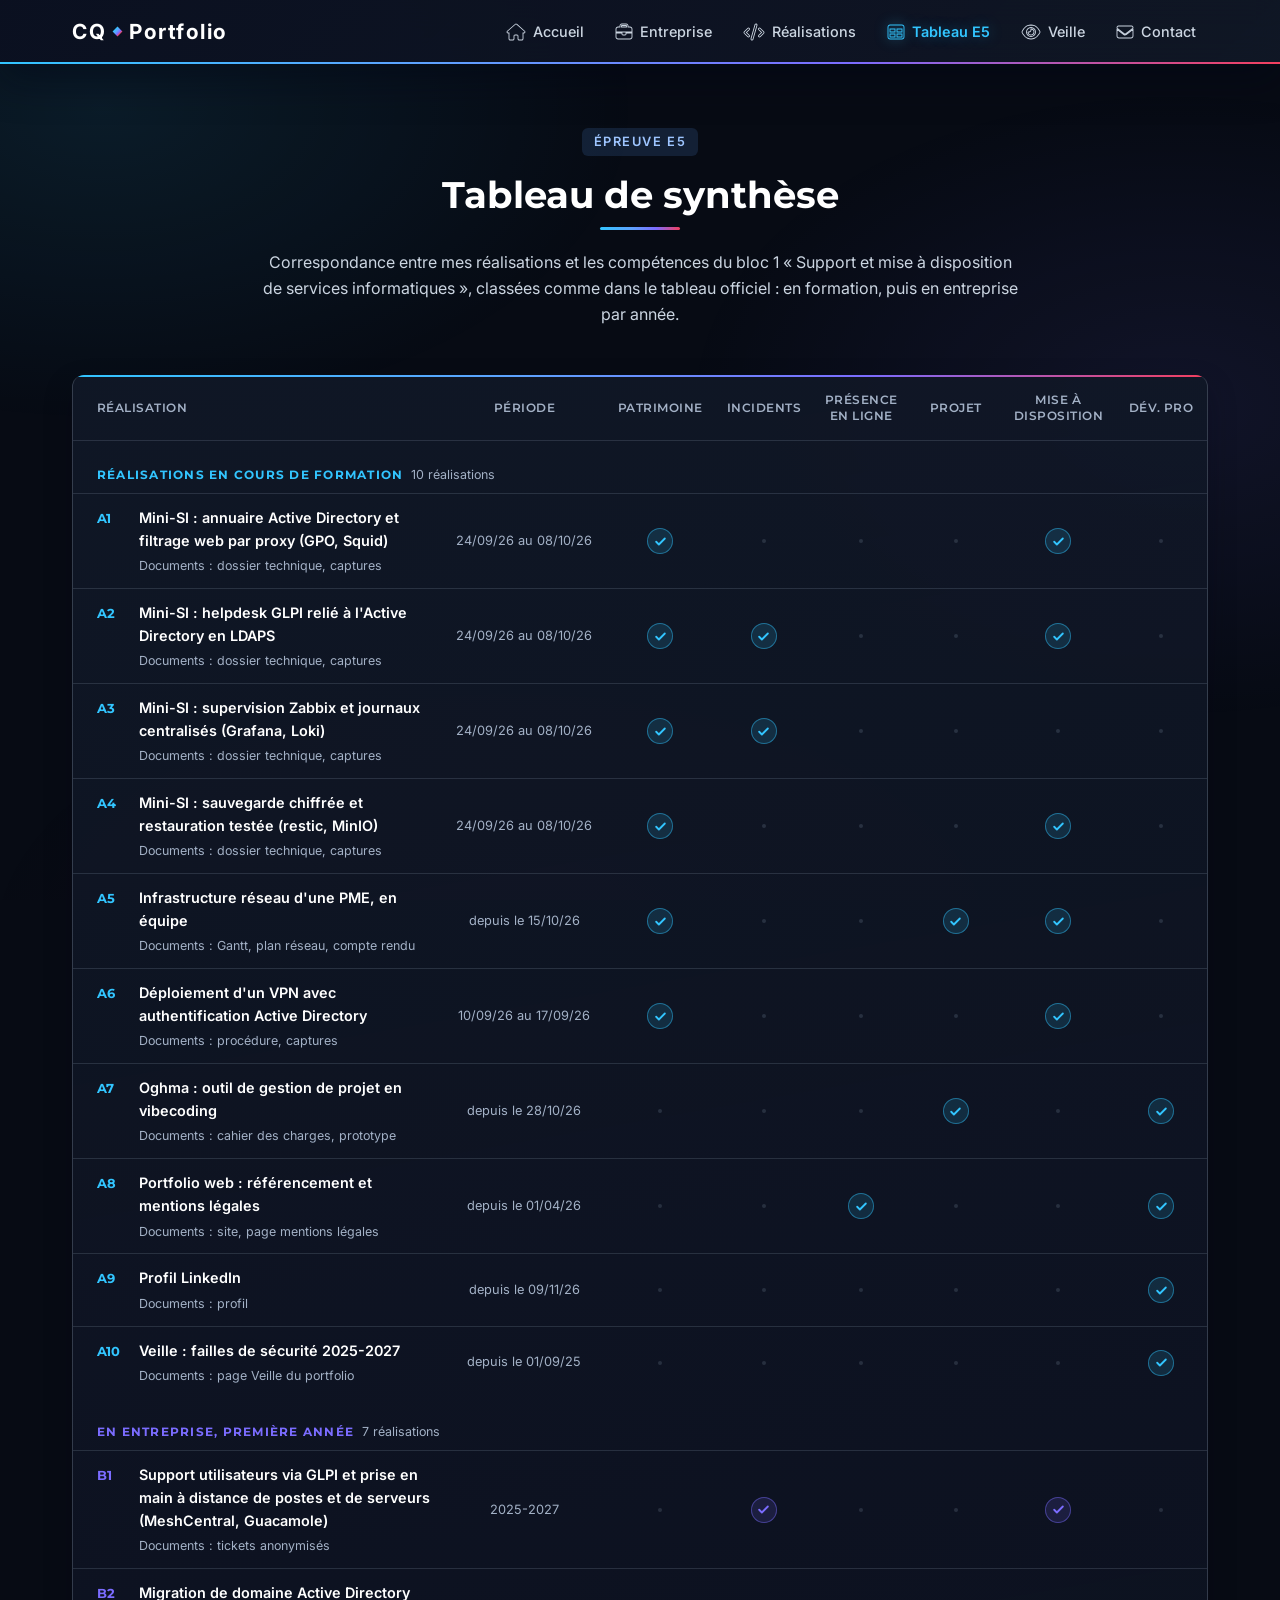
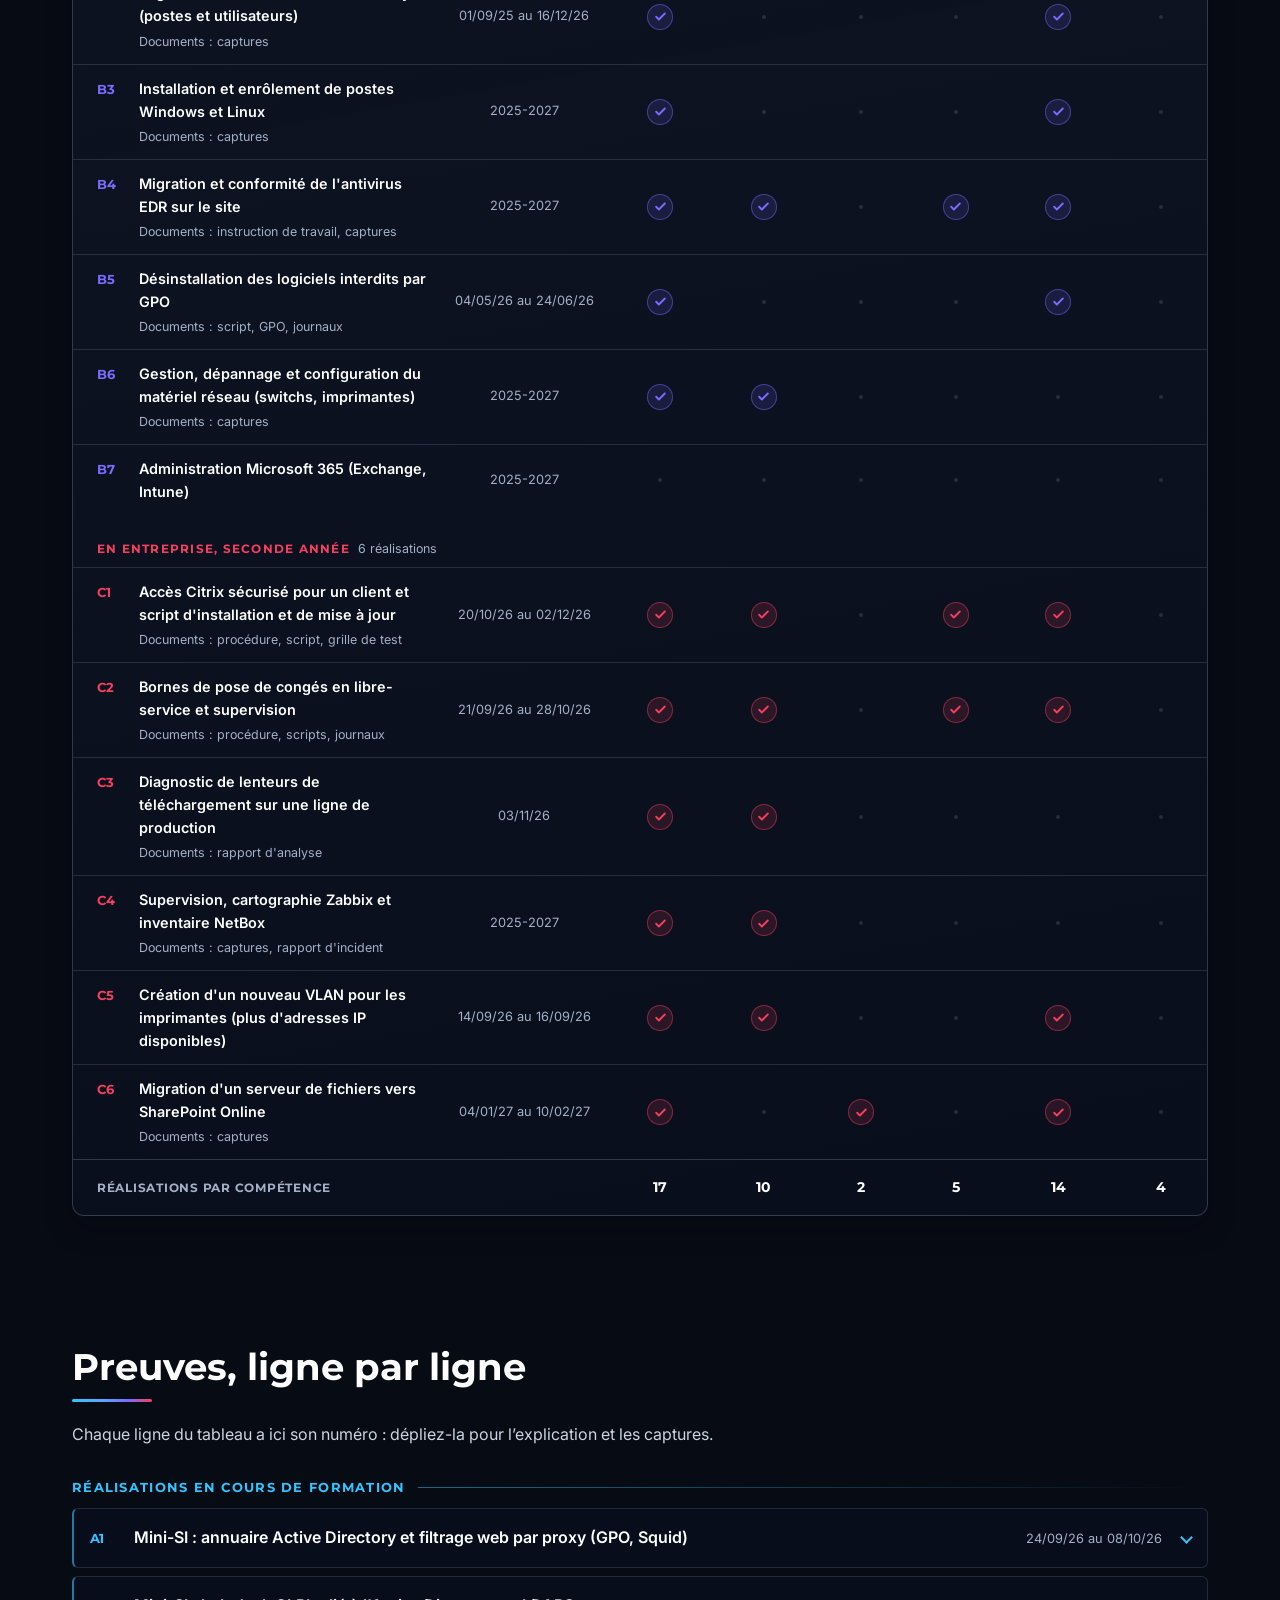
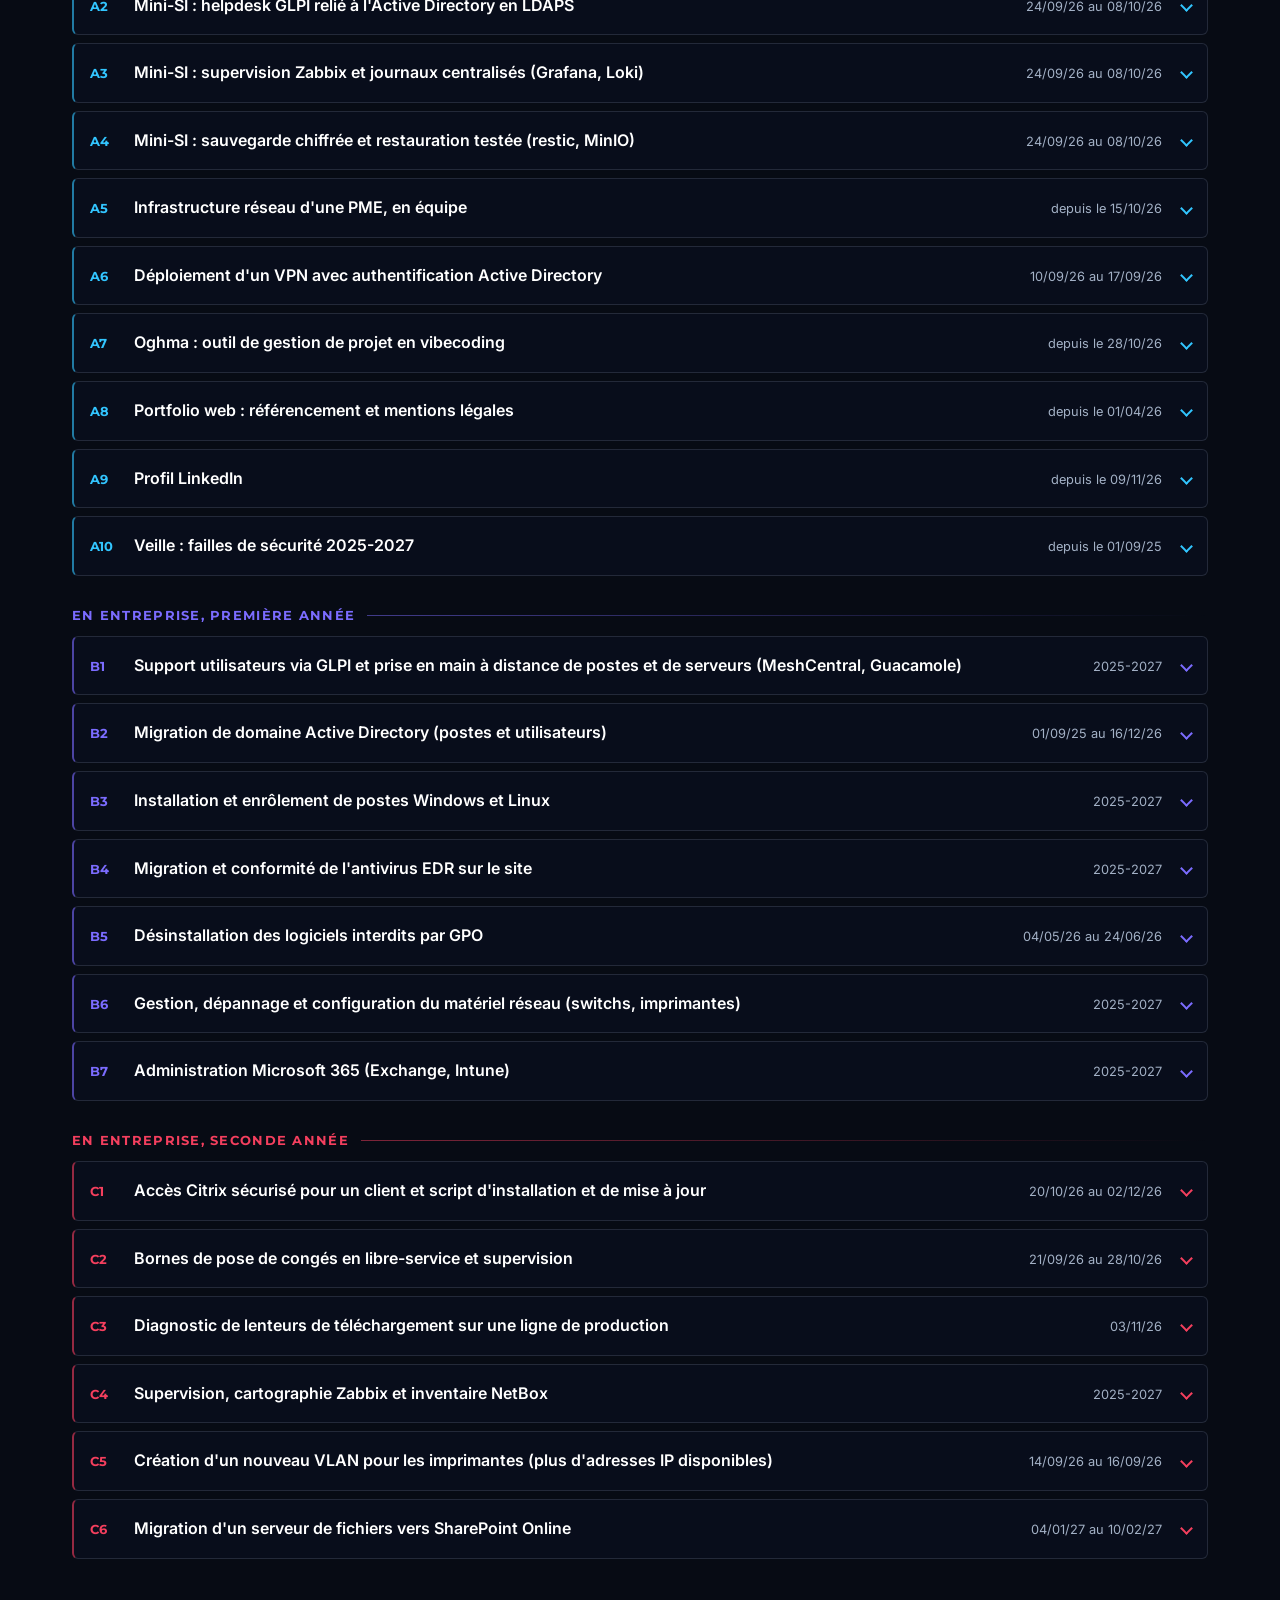
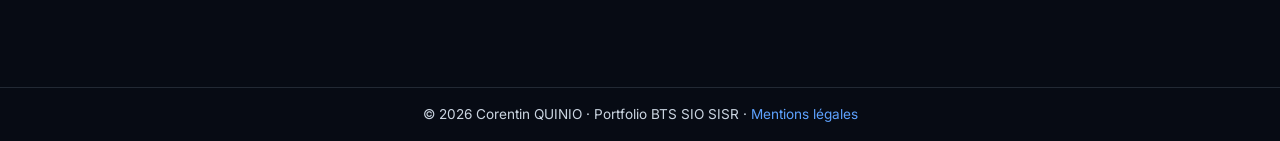
<file: pages/tableau-e5.html>
<!DOCTYPE html>
<html lang="fr">
<head>
    <meta charset="UTF-8">
    <meta name="viewport" content="width=device-width, initial-scale=1.0">
    <title>Tableau E5 · Corentin QUINIO</title>
    <meta name="description" content="Tableau de synthèse E5 de Corentin QUINIO : réalisations en formation et en entreprise, avec les compétences du bloc 1 du BTS SIO SISR.">
    <meta property="og:type" content="website">
    <meta property="og:locale" content="fr_FR">
    <meta property="og:site_name" content="Portfolio de Corentin QUINIO">
    <meta property="og:title" content="Tableau E5 · Corentin QUINIO">
    <meta property="og:description" content="Tableau de synthèse E5 de Corentin QUINIO : réalisations en formation et en entreprise, avec les compétences du bloc 1 du BTS SIO SISR.">
    <link rel="icon" href="../assets/favicon.png" type="image/png">
    <link rel="preconnect" href="https://fonts.googleapis.com">
    <link rel="preconnect" href="https://fonts.gstatic.com" crossorigin>
    <link rel="stylesheet" href="https://fonts.googleapis.com/css2?family=Inter:wght@400;500;600;700&family=Montserrat:wght@500;600;700&display=swap">
    <link rel="stylesheet" href="https://cdnjs.cloudflare.com/ajax/libs/font-awesome/6.5.2/css/all.min.css">
    <link rel="stylesheet" href="../css/style.css">
    <script src="../js/layout.js"></script>
</head>
<body class="page-secondary">
    <!-- En-tête et pied de page : écrits une seule fois dans js/layout.js -->
    <site-header></site-header>

    <main>
        <section aria-labelledby="page-title">
            <div class="container">
                <div class="page-hero">
                    <p class="kicker">Épreuve E5</p>
                    <h1 id="page-title" class="section-title">Tableau de synthèse</h1>
                    <p>Correspondance entre mes réalisations et les compétences du bloc 1 « Support et mise à disposition de services informatiques », classées comme dans le tableau officiel : en formation, puis en entreprise par année.</p>
                </div>

                <!-- Une ligne par réalisation, une colonne par compétence du bloc 1.
                     Contenu repris de dossier-e5/tableau/remplir_e5.py (même intitulés, périodes, compétences) -->
                <div class="panel table-scroll e5-panel">
                    <table class="e5-table">
                        <colgroup><col><col class="e5-col-period"><col class="e5-col-comp"><col class="e5-col-comp"><col class="e5-col-comp"><col class="e5-col-comp"><col class="e5-col-comp"><col class="e5-col-comp"></colgroup>
                        <thead>
                            <tr><th scope="col">Réalisation</th><th scope="col">Période</th><th scope="col" title="Gérer le patrimoine informatique"><span aria-hidden="true">Patrimoine</span><span class="visually-hidden">Gérer le patrimoine informatique</span></th><th scope="col" title="Répondre aux incidents et aux demandes"><span aria-hidden="true">Incidents</span><span class="visually-hidden">Répondre aux incidents et aux demandes</span></th><th scope="col" title="Développer la présence en ligne"><span aria-hidden="true">Présence en ligne</span><span class="visually-hidden">Développer la présence en ligne</span></th><th scope="col" title="Travailler en mode projet"><span aria-hidden="true">Projet</span><span class="visually-hidden">Travailler en mode projet</span></th><th scope="col" title="Mettre à disposition un service informatique"><span aria-hidden="true">Mise à disposition</span><span class="visually-hidden">Mettre à disposition un service informatique</span></th><th scope="col" title="Organiser son développement professionnel"><span aria-hidden="true">Dév. pro</span><span class="visually-hidden">Organiser son développement professionnel</span></th></tr>
                        </thead>
                        <tbody class="e5-group e5-group--a">
                            <tr class="e5-cat"><th scope="colgroup" colspan="8">Réalisations en cours de formation<span class="e5-cat-count">10 réalisations</span></th></tr>
                            <tr class="e5-row"><th scope="row"><a class="e5-row-link" href="#A1"><span class="e5-id">A1</span><span>Mini-SI : annuaire Active Directory et filtrage web par proxy (GPO, Squid)</span></a><span class="e5-docs">Documents : dossier technique, captures</span></th><td class="e5-period" data-label="Période">24/09/26 au 08/10/26</td><td data-label="Gérer le patrimoine informatique"><span class="e5-check" role="img" aria-label="Oui"></span></td><td data-label="Répondre aux incidents et aux demandes"><span class="e5-empty" aria-hidden="true"></span><span class="visually-hidden">Non</span></td><td data-label="Développer la présence en ligne"><span class="e5-empty" aria-hidden="true"></span><span class="visually-hidden">Non</span></td><td data-label="Travailler en mode projet"><span class="e5-empty" aria-hidden="true"></span><span class="visually-hidden">Non</span></td><td data-label="Mettre à disposition un service informatique"><span class="e5-check" role="img" aria-label="Oui"></span></td><td data-label="Organiser son développement professionnel"><span class="e5-empty" aria-hidden="true"></span><span class="visually-hidden">Non</span></td></tr>
                            <tr class="e5-row"><th scope="row"><a class="e5-row-link" href="#A2"><span class="e5-id">A2</span><span>Mini-SI : helpdesk GLPI relié à l&#x27;Active Directory en LDAPS</span></a><span class="e5-docs">Documents : dossier technique, captures</span></th><td class="e5-period" data-label="Période">24/09/26 au 08/10/26</td><td data-label="Gérer le patrimoine informatique"><span class="e5-check" role="img" aria-label="Oui"></span></td><td data-label="Répondre aux incidents et aux demandes"><span class="e5-check" role="img" aria-label="Oui"></span></td><td data-label="Développer la présence en ligne"><span class="e5-empty" aria-hidden="true"></span><span class="visually-hidden">Non</span></td><td data-label="Travailler en mode projet"><span class="e5-empty" aria-hidden="true"></span><span class="visually-hidden">Non</span></td><td data-label="Mettre à disposition un service informatique"><span class="e5-check" role="img" aria-label="Oui"></span></td><td data-label="Organiser son développement professionnel"><span class="e5-empty" aria-hidden="true"></span><span class="visually-hidden">Non</span></td></tr>
                            <tr class="e5-row"><th scope="row"><a class="e5-row-link" href="#A3"><span class="e5-id">A3</span><span>Mini-SI : supervision Zabbix et journaux centralisés (Grafana, Loki)</span></a><span class="e5-docs">Documents : dossier technique, captures</span></th><td class="e5-period" data-label="Période">24/09/26 au 08/10/26</td><td data-label="Gérer le patrimoine informatique"><span class="e5-check" role="img" aria-label="Oui"></span></td><td data-label="Répondre aux incidents et aux demandes"><span class="e5-check" role="img" aria-label="Oui"></span></td><td data-label="Développer la présence en ligne"><span class="e5-empty" aria-hidden="true"></span><span class="visually-hidden">Non</span></td><td data-label="Travailler en mode projet"><span class="e5-empty" aria-hidden="true"></span><span class="visually-hidden">Non</span></td><td data-label="Mettre à disposition un service informatique"><span class="e5-empty" aria-hidden="true"></span><span class="visually-hidden">Non</span></td><td data-label="Organiser son développement professionnel"><span class="e5-empty" aria-hidden="true"></span><span class="visually-hidden">Non</span></td></tr>
                            <tr class="e5-row"><th scope="row"><a class="e5-row-link" href="#A4"><span class="e5-id">A4</span><span>Mini-SI : sauvegarde chiffrée et restauration testée (restic, MinIO)</span></a><span class="e5-docs">Documents : dossier technique, captures</span></th><td class="e5-period" data-label="Période">24/09/26 au 08/10/26</td><td data-label="Gérer le patrimoine informatique"><span class="e5-check" role="img" aria-label="Oui"></span></td><td data-label="Répondre aux incidents et aux demandes"><span class="e5-empty" aria-hidden="true"></span><span class="visually-hidden">Non</span></td><td data-label="Développer la présence en ligne"><span class="e5-empty" aria-hidden="true"></span><span class="visually-hidden">Non</span></td><td data-label="Travailler en mode projet"><span class="e5-empty" aria-hidden="true"></span><span class="visually-hidden">Non</span></td><td data-label="Mettre à disposition un service informatique"><span class="e5-check" role="img" aria-label="Oui"></span></td><td data-label="Organiser son développement professionnel"><span class="e5-empty" aria-hidden="true"></span><span class="visually-hidden">Non</span></td></tr>
                            <tr class="e5-row"><th scope="row"><a class="e5-row-link" href="#A5"><span class="e5-id">A5</span><span>Infrastructure réseau d&#x27;une PME, en équipe</span></a><span class="e5-docs">Documents : Gantt, plan réseau, compte rendu</span></th><td class="e5-period" data-label="Période">depuis le 15/10/26</td><td data-label="Gérer le patrimoine informatique"><span class="e5-check" role="img" aria-label="Oui"></span></td><td data-label="Répondre aux incidents et aux demandes"><span class="e5-empty" aria-hidden="true"></span><span class="visually-hidden">Non</span></td><td data-label="Développer la présence en ligne"><span class="e5-empty" aria-hidden="true"></span><span class="visually-hidden">Non</span></td><td data-label="Travailler en mode projet"><span class="e5-check" role="img" aria-label="Oui"></span></td><td data-label="Mettre à disposition un service informatique"><span class="e5-check" role="img" aria-label="Oui"></span></td><td data-label="Organiser son développement professionnel"><span class="e5-empty" aria-hidden="true"></span><span class="visually-hidden">Non</span></td></tr>
                            <tr class="e5-row"><th scope="row"><a class="e5-row-link" href="#A6"><span class="e5-id">A6</span><span>Déploiement d&#x27;un VPN avec authentification Active Directory</span></a><span class="e5-docs">Documents : procédure, captures</span></th><td class="e5-period" data-label="Période">10/09/26 au 17/09/26</td><td data-label="Gérer le patrimoine informatique"><span class="e5-check" role="img" aria-label="Oui"></span></td><td data-label="Répondre aux incidents et aux demandes"><span class="e5-empty" aria-hidden="true"></span><span class="visually-hidden">Non</span></td><td data-label="Développer la présence en ligne"><span class="e5-empty" aria-hidden="true"></span><span class="visually-hidden">Non</span></td><td data-label="Travailler en mode projet"><span class="e5-empty" aria-hidden="true"></span><span class="visually-hidden">Non</span></td><td data-label="Mettre à disposition un service informatique"><span class="e5-check" role="img" aria-label="Oui"></span></td><td data-label="Organiser son développement professionnel"><span class="e5-empty" aria-hidden="true"></span><span class="visually-hidden">Non</span></td></tr>
                            <tr class="e5-row"><th scope="row"><a class="e5-row-link" href="#A7"><span class="e5-id">A7</span><span>Oghma : outil de gestion de projet en vibecoding</span></a><span class="e5-docs">Documents : cahier des charges, prototype</span></th><td class="e5-period" data-label="Période">depuis le 28/10/26</td><td data-label="Gérer le patrimoine informatique"><span class="e5-empty" aria-hidden="true"></span><span class="visually-hidden">Non</span></td><td data-label="Répondre aux incidents et aux demandes"><span class="e5-empty" aria-hidden="true"></span><span class="visually-hidden">Non</span></td><td data-label="Développer la présence en ligne"><span class="e5-empty" aria-hidden="true"></span><span class="visually-hidden">Non</span></td><td data-label="Travailler en mode projet"><span class="e5-check" role="img" aria-label="Oui"></span></td><td data-label="Mettre à disposition un service informatique"><span class="e5-empty" aria-hidden="true"></span><span class="visually-hidden">Non</span></td><td data-label="Organiser son développement professionnel"><span class="e5-check" role="img" aria-label="Oui"></span></td></tr>
                            <tr class="e5-row"><th scope="row"><a class="e5-row-link" href="#A8"><span class="e5-id">A8</span><span>Portfolio web : référencement et mentions légales</span></a><span class="e5-docs">Documents : site, page mentions légales</span></th><td class="e5-period" data-label="Période">depuis le 01/04/26</td><td data-label="Gérer le patrimoine informatique"><span class="e5-empty" aria-hidden="true"></span><span class="visually-hidden">Non</span></td><td data-label="Répondre aux incidents et aux demandes"><span class="e5-empty" aria-hidden="true"></span><span class="visually-hidden">Non</span></td><td data-label="Développer la présence en ligne"><span class="e5-check" role="img" aria-label="Oui"></span></td><td data-label="Travailler en mode projet"><span class="e5-empty" aria-hidden="true"></span><span class="visually-hidden">Non</span></td><td data-label="Mettre à disposition un service informatique"><span class="e5-empty" aria-hidden="true"></span><span class="visually-hidden">Non</span></td><td data-label="Organiser son développement professionnel"><span class="e5-check" role="img" aria-label="Oui"></span></td></tr>
                            <tr class="e5-row"><th scope="row"><a class="e5-row-link" href="#A9"><span class="e5-id">A9</span><span>Profil LinkedIn</span></a><span class="e5-docs">Documents : profil</span></th><td class="e5-period" data-label="Période">depuis le 09/11/26</td><td data-label="Gérer le patrimoine informatique"><span class="e5-empty" aria-hidden="true"></span><span class="visually-hidden">Non</span></td><td data-label="Répondre aux incidents et aux demandes"><span class="e5-empty" aria-hidden="true"></span><span class="visually-hidden">Non</span></td><td data-label="Développer la présence en ligne"><span class="e5-empty" aria-hidden="true"></span><span class="visually-hidden">Non</span></td><td data-label="Travailler en mode projet"><span class="e5-empty" aria-hidden="true"></span><span class="visually-hidden">Non</span></td><td data-label="Mettre à disposition un service informatique"><span class="e5-empty" aria-hidden="true"></span><span class="visually-hidden">Non</span></td><td data-label="Organiser son développement professionnel"><span class="e5-check" role="img" aria-label="Oui"></span></td></tr>
                            <tr class="e5-row"><th scope="row"><a class="e5-row-link" href="#A10"><span class="e5-id">A10</span><span>Veille : failles de sécurité 2025-2027</span></a><span class="e5-docs">Documents : page Veille du portfolio</span></th><td class="e5-period" data-label="Période">depuis le 01/09/25</td><td data-label="Gérer le patrimoine informatique"><span class="e5-empty" aria-hidden="true"></span><span class="visually-hidden">Non</span></td><td data-label="Répondre aux incidents et aux demandes"><span class="e5-empty" aria-hidden="true"></span><span class="visually-hidden">Non</span></td><td data-label="Développer la présence en ligne"><span class="e5-empty" aria-hidden="true"></span><span class="visually-hidden">Non</span></td><td data-label="Travailler en mode projet"><span class="e5-empty" aria-hidden="true"></span><span class="visually-hidden">Non</span></td><td data-label="Mettre à disposition un service informatique"><span class="e5-empty" aria-hidden="true"></span><span class="visually-hidden">Non</span></td><td data-label="Organiser son développement professionnel"><span class="e5-check" role="img" aria-label="Oui"></span></td></tr>
                        </tbody>
                        <tbody class="e5-group e5-group--b">
                            <tr class="e5-cat"><th scope="colgroup" colspan="8">En entreprise, première année<span class="e5-cat-count">7 réalisations</span></th></tr>
                            <tr class="e5-row"><th scope="row"><a class="e5-row-link" href="#B1"><span class="e5-id">B1</span><span>Support utilisateurs via GLPI et prise en main à distance de postes et de serveurs (MeshCentral, Guacamole)</span></a><span class="e5-docs">Documents : tickets anonymisés</span></th><td class="e5-period" data-label="Période">2025-2027</td><td data-label="Gérer le patrimoine informatique"><span class="e5-empty" aria-hidden="true"></span><span class="visually-hidden">Non</span></td><td data-label="Répondre aux incidents et aux demandes"><span class="e5-check" role="img" aria-label="Oui"></span></td><td data-label="Développer la présence en ligne"><span class="e5-empty" aria-hidden="true"></span><span class="visually-hidden">Non</span></td><td data-label="Travailler en mode projet"><span class="e5-empty" aria-hidden="true"></span><span class="visually-hidden">Non</span></td><td data-label="Mettre à disposition un service informatique"><span class="e5-check" role="img" aria-label="Oui"></span></td><td data-label="Organiser son développement professionnel"><span class="e5-empty" aria-hidden="true"></span><span class="visually-hidden">Non</span></td></tr>
                            <tr class="e5-row"><th scope="row"><a class="e5-row-link" href="#B2"><span class="e5-id">B2</span><span>Migration de domaine Active Directory (postes et utilisateurs)</span></a><span class="e5-docs">Documents : captures</span></th><td class="e5-period" data-label="Période">01/09/25 au 16/12/26</td><td data-label="Gérer le patrimoine informatique"><span class="e5-check" role="img" aria-label="Oui"></span></td><td data-label="Répondre aux incidents et aux demandes"><span class="e5-empty" aria-hidden="true"></span><span class="visually-hidden">Non</span></td><td data-label="Développer la présence en ligne"><span class="e5-empty" aria-hidden="true"></span><span class="visually-hidden">Non</span></td><td data-label="Travailler en mode projet"><span class="e5-empty" aria-hidden="true"></span><span class="visually-hidden">Non</span></td><td data-label="Mettre à disposition un service informatique"><span class="e5-check" role="img" aria-label="Oui"></span></td><td data-label="Organiser son développement professionnel"><span class="e5-empty" aria-hidden="true"></span><span class="visually-hidden">Non</span></td></tr>
                            <tr class="e5-row"><th scope="row"><a class="e5-row-link" href="#B3"><span class="e5-id">B3</span><span>Installation et enrôlement de postes Windows et Linux</span></a><span class="e5-docs">Documents : captures</span></th><td class="e5-period" data-label="Période">2025-2027</td><td data-label="Gérer le patrimoine informatique"><span class="e5-check" role="img" aria-label="Oui"></span></td><td data-label="Répondre aux incidents et aux demandes"><span class="e5-empty" aria-hidden="true"></span><span class="visually-hidden">Non</span></td><td data-label="Développer la présence en ligne"><span class="e5-empty" aria-hidden="true"></span><span class="visually-hidden">Non</span></td><td data-label="Travailler en mode projet"><span class="e5-empty" aria-hidden="true"></span><span class="visually-hidden">Non</span></td><td data-label="Mettre à disposition un service informatique"><span class="e5-check" role="img" aria-label="Oui"></span></td><td data-label="Organiser son développement professionnel"><span class="e5-empty" aria-hidden="true"></span><span class="visually-hidden">Non</span></td></tr>
                            <tr class="e5-row"><th scope="row"><a class="e5-row-link" href="#B4"><span class="e5-id">B4</span><span>Migration et conformité de l&#x27;antivirus EDR sur le site</span></a><span class="e5-docs">Documents : instruction de travail, captures</span></th><td class="e5-period" data-label="Période">2025-2027</td><td data-label="Gérer le patrimoine informatique"><span class="e5-check" role="img" aria-label="Oui"></span></td><td data-label="Répondre aux incidents et aux demandes"><span class="e5-check" role="img" aria-label="Oui"></span></td><td data-label="Développer la présence en ligne"><span class="e5-empty" aria-hidden="true"></span><span class="visually-hidden">Non</span></td><td data-label="Travailler en mode projet"><span class="e5-check" role="img" aria-label="Oui"></span></td><td data-label="Mettre à disposition un service informatique"><span class="e5-check" role="img" aria-label="Oui"></span></td><td data-label="Organiser son développement professionnel"><span class="e5-empty" aria-hidden="true"></span><span class="visually-hidden">Non</span></td></tr>
                            <tr class="e5-row"><th scope="row"><a class="e5-row-link" href="#B5"><span class="e5-id">B5</span><span>Désinstallation des logiciels interdits par GPO</span></a><span class="e5-docs">Documents : script, GPO, journaux</span></th><td class="e5-period" data-label="Période">04/05/26 au 24/06/26</td><td data-label="Gérer le patrimoine informatique"><span class="e5-check" role="img" aria-label="Oui"></span></td><td data-label="Répondre aux incidents et aux demandes"><span class="e5-empty" aria-hidden="true"></span><span class="visually-hidden">Non</span></td><td data-label="Développer la présence en ligne"><span class="e5-empty" aria-hidden="true"></span><span class="visually-hidden">Non</span></td><td data-label="Travailler en mode projet"><span class="e5-empty" aria-hidden="true"></span><span class="visually-hidden">Non</span></td><td data-label="Mettre à disposition un service informatique"><span class="e5-check" role="img" aria-label="Oui"></span></td><td data-label="Organiser son développement professionnel"><span class="e5-empty" aria-hidden="true"></span><span class="visually-hidden">Non</span></td></tr>
                            <tr class="e5-row"><th scope="row"><a class="e5-row-link" href="#B6"><span class="e5-id">B6</span><span>Gestion, dépannage et configuration du matériel réseau (switchs, imprimantes)</span></a><span class="e5-docs">Documents : captures</span></th><td class="e5-period" data-label="Période">2025-2027</td><td data-label="Gérer le patrimoine informatique"><span class="e5-check" role="img" aria-label="Oui"></span></td><td data-label="Répondre aux incidents et aux demandes"><span class="e5-check" role="img" aria-label="Oui"></span></td><td data-label="Développer la présence en ligne"><span class="e5-empty" aria-hidden="true"></span><span class="visually-hidden">Non</span></td><td data-label="Travailler en mode projet"><span class="e5-empty" aria-hidden="true"></span><span class="visually-hidden">Non</span></td><td data-label="Mettre à disposition un service informatique"><span class="e5-empty" aria-hidden="true"></span><span class="visually-hidden">Non</span></td><td data-label="Organiser son développement professionnel"><span class="e5-empty" aria-hidden="true"></span><span class="visually-hidden">Non</span></td></tr>
                            <tr class="e5-row"><th scope="row"><a class="e5-row-link" href="#B7"><span class="e5-id">B7</span><span>Administration Microsoft 365 (Exchange, Intune)</span></a></th><td class="e5-period" data-label="Période">2025-2027</td><td data-label="Gérer le patrimoine informatique"><span class="e5-empty" aria-hidden="true"></span><span class="visually-hidden">Non</span></td><td data-label="Répondre aux incidents et aux demandes"><span class="e5-empty" aria-hidden="true"></span><span class="visually-hidden">Non</span></td><td data-label="Développer la présence en ligne"><span class="e5-empty" aria-hidden="true"></span><span class="visually-hidden">Non</span></td><td data-label="Travailler en mode projet"><span class="e5-empty" aria-hidden="true"></span><span class="visually-hidden">Non</span></td><td data-label="Mettre à disposition un service informatique"><span class="e5-empty" aria-hidden="true"></span><span class="visually-hidden">Non</span></td><td data-label="Organiser son développement professionnel"><span class="e5-empty" aria-hidden="true"></span><span class="visually-hidden">Non</span></td></tr>
                        </tbody>
                        <tbody class="e5-group e5-group--c">
                            <tr class="e5-cat"><th scope="colgroup" colspan="8">En entreprise, seconde année<span class="e5-cat-count">6 réalisations</span></th></tr>
                            <tr class="e5-row"><th scope="row"><a class="e5-row-link" href="#C1"><span class="e5-id">C1</span><span>Accès Citrix sécurisé pour un client et script d&#x27;installation et de mise à jour</span></a><span class="e5-docs">Documents : procédure, script, grille de test</span></th><td class="e5-period" data-label="Période">20/10/26 au 02/12/26</td><td data-label="Gérer le patrimoine informatique"><span class="e5-check" role="img" aria-label="Oui"></span></td><td data-label="Répondre aux incidents et aux demandes"><span class="e5-check" role="img" aria-label="Oui"></span></td><td data-label="Développer la présence en ligne"><span class="e5-empty" aria-hidden="true"></span><span class="visually-hidden">Non</span></td><td data-label="Travailler en mode projet"><span class="e5-check" role="img" aria-label="Oui"></span></td><td data-label="Mettre à disposition un service informatique"><span class="e5-check" role="img" aria-label="Oui"></span></td><td data-label="Organiser son développement professionnel"><span class="e5-empty" aria-hidden="true"></span><span class="visually-hidden">Non</span></td></tr>
                            <tr class="e5-row"><th scope="row"><a class="e5-row-link" href="#C2"><span class="e5-id">C2</span><span>Bornes de pose de congés en libre-service et supervision</span></a><span class="e5-docs">Documents : procédure, scripts, journaux</span></th><td class="e5-period" data-label="Période">21/09/26 au 28/10/26</td><td data-label="Gérer le patrimoine informatique"><span class="e5-check" role="img" aria-label="Oui"></span></td><td data-label="Répondre aux incidents et aux demandes"><span class="e5-check" role="img" aria-label="Oui"></span></td><td data-label="Développer la présence en ligne"><span class="e5-empty" aria-hidden="true"></span><span class="visually-hidden">Non</span></td><td data-label="Travailler en mode projet"><span class="e5-check" role="img" aria-label="Oui"></span></td><td data-label="Mettre à disposition un service informatique"><span class="e5-check" role="img" aria-label="Oui"></span></td><td data-label="Organiser son développement professionnel"><span class="e5-empty" aria-hidden="true"></span><span class="visually-hidden">Non</span></td></tr>
                            <tr class="e5-row"><th scope="row"><a class="e5-row-link" href="#C3"><span class="e5-id">C3</span><span>Diagnostic de lenteurs de téléchargement sur une ligne de production</span></a><span class="e5-docs">Documents : rapport d&#x27;analyse</span></th><td class="e5-period" data-label="Période">03/11/26</td><td data-label="Gérer le patrimoine informatique"><span class="e5-check" role="img" aria-label="Oui"></span></td><td data-label="Répondre aux incidents et aux demandes"><span class="e5-check" role="img" aria-label="Oui"></span></td><td data-label="Développer la présence en ligne"><span class="e5-empty" aria-hidden="true"></span><span class="visually-hidden">Non</span></td><td data-label="Travailler en mode projet"><span class="e5-empty" aria-hidden="true"></span><span class="visually-hidden">Non</span></td><td data-label="Mettre à disposition un service informatique"><span class="e5-empty" aria-hidden="true"></span><span class="visually-hidden">Non</span></td><td data-label="Organiser son développement professionnel"><span class="e5-empty" aria-hidden="true"></span><span class="visually-hidden">Non</span></td></tr>
                            <tr class="e5-row"><th scope="row"><a class="e5-row-link" href="#C4"><span class="e5-id">C4</span><span>Supervision, cartographie Zabbix et inventaire NetBox</span></a><span class="e5-docs">Documents : captures, rapport d&#x27;incident</span></th><td class="e5-period" data-label="Période">2025-2027</td><td data-label="Gérer le patrimoine informatique"><span class="e5-check" role="img" aria-label="Oui"></span></td><td data-label="Répondre aux incidents et aux demandes"><span class="e5-check" role="img" aria-label="Oui"></span></td><td data-label="Développer la présence en ligne"><span class="e5-empty" aria-hidden="true"></span><span class="visually-hidden">Non</span></td><td data-label="Travailler en mode projet"><span class="e5-empty" aria-hidden="true"></span><span class="visually-hidden">Non</span></td><td data-label="Mettre à disposition un service informatique"><span class="e5-empty" aria-hidden="true"></span><span class="visually-hidden">Non</span></td><td data-label="Organiser son développement professionnel"><span class="e5-empty" aria-hidden="true"></span><span class="visually-hidden">Non</span></td></tr>
                            <tr class="e5-row"><th scope="row"><a class="e5-row-link" href="#C5"><span class="e5-id">C5</span><span>Création d&#x27;un nouveau VLAN pour les imprimantes (plus d&#x27;adresses IP disponibles)</span></a></th><td class="e5-period" data-label="Période">14/09/26 au 16/09/26</td><td data-label="Gérer le patrimoine informatique"><span class="e5-check" role="img" aria-label="Oui"></span></td><td data-label="Répondre aux incidents et aux demandes"><span class="e5-check" role="img" aria-label="Oui"></span></td><td data-label="Développer la présence en ligne"><span class="e5-empty" aria-hidden="true"></span><span class="visually-hidden">Non</span></td><td data-label="Travailler en mode projet"><span class="e5-empty" aria-hidden="true"></span><span class="visually-hidden">Non</span></td><td data-label="Mettre à disposition un service informatique"><span class="e5-check" role="img" aria-label="Oui"></span></td><td data-label="Organiser son développement professionnel"><span class="e5-empty" aria-hidden="true"></span><span class="visually-hidden">Non</span></td></tr>
                            <tr class="e5-row"><th scope="row"><a class="e5-row-link" href="#C6"><span class="e5-id">C6</span><span>Migration d&#x27;un serveur de fichiers vers SharePoint Online</span></a><span class="e5-docs">Documents : captures</span></th><td class="e5-period" data-label="Période">04/01/27 au 10/02/27</td><td data-label="Gérer le patrimoine informatique"><span class="e5-check" role="img" aria-label="Oui"></span></td><td data-label="Répondre aux incidents et aux demandes"><span class="e5-empty" aria-hidden="true"></span><span class="visually-hidden">Non</span></td><td data-label="Développer la présence en ligne"><span class="e5-check" role="img" aria-label="Oui"></span></td><td data-label="Travailler en mode projet"><span class="e5-empty" aria-hidden="true"></span><span class="visually-hidden">Non</span></td><td data-label="Mettre à disposition un service informatique"><span class="e5-check" role="img" aria-label="Oui"></span></td><td data-label="Organiser son développement professionnel"><span class="e5-empty" aria-hidden="true"></span><span class="visually-hidden">Non</span></td></tr>
                        </tbody>
                        <tfoot>
                            <tr><th scope="row" colspan="2">Réalisations par compétence</th><td>17</td><td>10</td><td>2</td><td>5</td><td>14</td><td>4</td></tr>
                        </tfoot>
                    </table>
                </div>

                <!-- Une ligne dépliable par ligne du tableau, même numéro (le titre de la ligne y mène et l’ouvre) -->
                <section class="e5-details" aria-labelledby="details-title">
                    <h2 id="details-title" class="section-title section-title--left">Preuves, ligne par ligne</h2>
                    <p class="section-intro">Chaque ligne du tableau a ici son numéro : dépliez-la pour l’explication et les captures.</p>
                    <!-- EXPLICATIONS -->
                    <div class="e5-group--a">
                        <h3 class="e5-notes-title">Réalisations en cours de formation</h3>
                        <div class="e5-notes">
                            <details class="tile e5-note" id="A1">
                                <summary><span class="e5-id">A1</span><span>Mini-SI : annuaire Active Directory et filtrage web par proxy (GPO, Squid)</span><span class="e5-note-period">24/09/26 au 08/10/26</span></summary>
                                <div class="e5-note-body">
                                    <p>Pour une PME fictive, j&#x27;ai monté le domaine Active Directory avec son DNS et son autorité de certification, puis imposé un proxy Squid à tous les postes par GPO : la navigation est limitée au web et journalisée.</p>
                                    <div class="e5-shots">
                                        <figure class="e5-shot">
                                            <a href="../assets/preuves/A1/annuaire-ad.webp" target="_blank" rel="noopener" title="Voir la capture en grand"><img src="../assets/preuves/A1/annuaire-ad.webp" width="1242" height="1246" loading="lazy" decoding="async" alt="Console Utilisateurs et ordinateurs Active Directory : OU VEKTOR avec Computer, Group et User, et vérification en PowerShell"></a>
                                            <figcaption>L&#x27;annuaire : l&#x27;OU VEKTOR et ses sous-OU, vérifiées en PowerShell.</figcaption>
                                        </figure>
                                        <figure class="e5-shot">
                                            <a href="../assets/preuves/A1/gpo-proxy.webp" target="_blank" rel="noopener" title="Voir la capture en grand"><img src="../assets/preuves/A1/gpo-proxy.webp" width="1422" height="1398" loading="lazy" decoding="async" alt="GPO_Proxy-Standard liée à l&#x27;OU Computer, avec le traitement par bouclage activé en mode Fusionner"></a>
                                            <figcaption>La GPO du proxy, liée aux ordinateurs, avec le bouclage en mode Fusionner.</figcaption>
                                        </figure>
                                        <figure class="e5-shot">
                                            <a href="../assets/preuves/A1/proxy-verrouille.webp" target="_blank" rel="noopener" title="Voir la capture en grand"><img src="../assets/preuves/A1/proxy-verrouille.webp" width="1176" height="598" loading="lazy" decoding="async" alt="Sur le poste client : réglages du proxy grisés et clé de registre ProxyServer présente après gpupdate"></a>
                                            <figcaption>Sur le poste : le proxy est imposé et grisé après gpupdate.</figcaption>
                                        </figure>
                                        <figure class="e5-shot">
                                            <a href="../assets/preuves/A1/journal-squid.webp" target="_blank" rel="noopener" title="Voir la capture en grand"><img src="../assets/preuves/A1/journal-squid.webp" width="1600" height="447" loading="lazy" decoding="async" alt="Journal d&#x27;accès de Squid pendant une navigation vers Wikipédia depuis le poste client"></a>
                                            <figcaption>Le journal de Squid enregistre la navigation du poste.</figcaption>
                                        </figure>
                                    </div>
                                    <a class="link-more" href="projets/projet6.html">Lire la fiche détaillée →</a>
                                </div>
                            </details>
                            <details class="tile e5-note" id="A2">
                                <summary><span class="e5-id">A2</span><span>Mini-SI : helpdesk GLPI relié à l&#x27;Active Directory en LDAPS</span><span class="e5-note-period">24/09/26 au 08/10/26</span></summary>
                                <div class="e5-note-body">
                                    <p>Les salariés ouvrent leurs tickets avec leur compte du domaine. GLPI interroge l&#x27;annuaire en LDAPS (chiffré) plutôt que d&#x27;affaiblir la sécurité du contrôleur de domaine. Les techniciens reçoivent leurs droits par un groupe, et quatre SLA fixent les délais.</p>
                                    <div class="e5-shots">
                                        <figure class="e5-shot">
                                            <a href="../assets/preuves/A2/test-ldaps.webp" target="_blank" rel="noopener" title="Voir la capture en grand"><img src="../assets/preuves/A2/test-ldaps.webp" width="658" height="392" loading="lazy" decoding="async" alt="Test de l&#x27;annuaire dans GLPI : connexion au port 636, base DN, bind et recherche réussis"></a>
                                            <figcaption>Test de l&#x27;annuaire en LDAPS (port 636) : toutes les étapes réussies.</figcaption>
                                        </figure>
                                        <figure class="e5-shot">
                                            <a href="../assets/preuves/A2/profil-technicien.webp" target="_blank" rel="noopener" title="Voir la capture en grand"><img src="../assets/preuves/A2/profil-technicien.webp" width="1382" height="414" loading="lazy" decoding="async" alt="Utilisateur du groupe GG-IT connecté à GLPI avec le profil Technician"></a>
                                            <figcaption>Un membre du groupe GG-IT reçoit seul le profil Technician.</figcaption>
                                        </figure>
                                        <figure class="e5-shot">
                                            <a href="../assets/preuves/A2/sla.webp" target="_blank" rel="noopener" title="Voir la capture en grand"><img src="../assets/preuves/A2/sla.webp" width="1096" height="494" loading="lazy" decoding="async" alt="Les quatre SLA du niveau de service Support CORP : prise en charge et résolution des incidents et des demandes"></a>
                                            <figcaption>Les 4 SLA : délais de prise en charge et de résolution.</figcaption>
                                        </figure>
                                    </div>
                                    <a class="link-more" href="projets/projet6.html">Lire la fiche détaillée →</a>
                                </div>
                            </details>
                            <details class="tile e5-note" id="A3">
                                <summary><span class="e5-id">A3</span><span>Mini-SI : supervision Zabbix et journaux centralisés (Grafana, Loki)</span><span class="e5-note-period">24/09/26 au 08/10/26</span></summary>
                                <div class="e5-note-body">
                                    <p>Zabbix surveille les serveurs et alerte si un agent ne répond plus ou si la mémoire dépasse 85 % ; j&#x27;ai testé l&#x27;alerte en coupant un agent. Les journaux du système, des conteneurs et du proxy sont regroupés dans Grafana grâce à Loki.</p>
                                    <div class="e5-shots">
                                        <figure class="e5-shot">
                                            <a href="../assets/preuves/A3/zabbix-hotes.webp" target="_blank" rel="noopener" title="Voir la capture en grand"><img src="../assets/preuves/A3/zabbix-hotes.webp" width="1592" height="546" loading="lazy" decoding="async" alt="Zabbix : les deux hôtes supervisés, le serveur Linux et le contrôleur de domaine, avec l&#x27;agent disponible"></a>
                                            <figcaption>Les deux serveurs supervisés par Zabbix.</figcaption>
                                        </figure>
                                        <figure class="e5-shot">
                                            <a href="../assets/preuves/A3/zabbix-alerte.webp" target="_blank" rel="noopener" title="Voir la capture en grand"><img src="../assets/preuves/A3/zabbix-alerte.webp" width="1588" height="748" loading="lazy" decoding="async" alt="Zabbix : alerte « agent non disponible » sur le contrôleur de domaine après l&#x27;arrêt volontaire de l&#x27;agent"></a>
                                            <figcaption>L&#x27;alerte levée quand j&#x27;ai coupé l&#x27;agent du contrôleur de domaine.</figcaption>
                                        </figure>
                                    </div>
                                    <a class="link-more" href="projets/projet6.html">Lire la fiche détaillée →</a>
                                </div>
                            </details>
                            <details class="tile e5-note" id="A4">
                                <summary><span class="e5-id">A4</span><span>Mini-SI : sauvegarde chiffrée et restauration testée (restic, MinIO)</span><span class="e5-note-period">24/09/26 au 08/10/26</span></summary>
                                <div class="e5-note-body">
                                    <p>Chaque nuit, les bases sont exportées puis sauvegardées et chiffrées par restic vers MinIO, avec 7 jours et 4 semaines de rétention. J&#x27;ai fait une vraie restauration : le service revient en 2 minutes environ, avec au plus 24 heures de données perdues.</p>
                                    <div class="e5-shots">
                                        <figure class="e5-shot">
                                            <a href="../assets/preuves/A4/sauvegarde-restic.webp" target="_blank" rel="noopener" title="Voir la capture en grand"><img src="../assets/preuves/A4/sauvegarde-restic.webp" width="1600" height="837" loading="lazy" decoding="async" alt="Exécution du script de sauvegarde : dépôt restic créé sur MinIO, instantané enregistré, rétention 7 jours et 4 semaines"></a>
                                            <figcaption>Le script de sauvegarde : instantané chiffré et rétention appliquée.</figcaption>
                                        </figure>
                                    </div>
                                    <a class="link-more" href="projets/projet6.html">Lire la fiche détaillée →</a>
                                </div>
                            </details>
                            <details class="tile e5-note" id="A5">
                                <summary><span class="e5-id">A5</span><span>Infrastructure réseau d&#x27;une PME, en équipe</span><span class="e5-note-period">depuis le 15/10/26</span></summary>
                                <div class="e5-note-body">
                                    <p>Projet à quatre dont je suis chef de projet : planning, répartition des tâches et dépôt commun. Côté technique : un VLAN par service, un pare-feu qui filtre entre les VLAN et une administration réservée au réseau d&#x27;administration.</p>
                                    <div class="e5-shots">
                                        <figure class="e5-shot">
                                            <a href="../assets/preuves/A5/vlan-fortigate.webp" target="_blank" rel="noopener" title="Voir la capture en grand"><img src="../assets/preuves/A5/vlan-fortigate.webp" width="1096" height="1600" loading="lazy" decoding="async" alt="Interfaces du pare-feu FortiGate : un VLAN par service (administration, commercial, invités, DMZ…)"></a>
                                            <figcaption>Le pare-feu : un VLAN par service.</figcaption>
                                        </figure>
                                    </div>
                                </div>
                            </details>
                            <details class="tile e5-note" id="A6">
                                <summary><span class="e5-id">A6</span><span>Déploiement d&#x27;un VPN avec authentification Active Directory</span><span class="e5-note-period">10/09/26 au 17/09/26</span></summary>
                                <div class="e5-note-body">
                                    <p>Accès distant au réseau interne avec OpenVPN sur pfSense, réservé aux membres d&#x27;un groupe Active Directory : un membre est accepté, un non-membre refusé, et la connexion fonctionne aussi depuis un téléphone.</p>
                                    <div class="e5-shots">
                                        <figure class="e5-shot">
                                            <a href="../assets/preuves/A6/connexion-vpn.webp" target="_blank" rel="noopener" title="Voir la capture en grand"><img src="../assets/preuves/A6/connexion-vpn.webp" width="1416" height="1396" loading="lazy" decoding="async" alt="Client OpenVPN connecté au serveur pfSense, avec une adresse du tunnel attribuée"></a>
                                            <figcaption>Le client se connecte et reçoit une adresse du tunnel.</figcaption>
                                        </figure>
                                        <figure class="e5-shot">
                                            <a href="../assets/preuves/A6/serveur-ldap.webp" target="_blank" rel="noopener" title="Voir la capture en grand"><img src="../assets/preuves/A6/serveur-ldap.webp" width="898" height="1196" loading="lazy" decoding="async" alt="pfSense : serveur d&#x27;authentification LDAP vers l&#x27;Active Directory, limité à l&#x27;OU VPN"></a>
                                            <figcaption>pfSense demande à l&#x27;Active Directory, limité à l&#x27;OU du VPN.</figcaption>
                                        </figure>
                                    </div>
                                    <a class="link-more" href="projets/projet7.html">Lire la fiche détaillée →</a>
                                </div>
                            </details>
                            <details class="tile e5-note" id="A7">
                                <summary><span class="e5-id">A7</span><span>Oghma : outil de gestion de projet en vibecoding</span><span class="e5-note-period">depuis le 28/10/26</span></summary>
                                <div class="e5-note-body">
                                    <p>Outil personnel de gestion de projets dont le code est écrit par une IA, à partir de mes consignes. Mon rôle : rédiger le cahier des charges, tenir le registre des décisions et le journal, tester et valider chaque étape.</p>
                                    <div class="e5-shots">
                                        <!-- TODO : captures de A7 (dossier-e5/preuves) -->
                                        <p class="e5-shot e5-shot--pending">Captures en cours d'ajout</p>
                                    </div>
                                </div>
                            </details>
                            <details class="tile e5-note" id="A8">
                                <summary><span class="e5-id">A8</span><span>Portfolio web : référencement et mentions légales</span><span class="e5-note-period">depuis le 01/04/26</span></summary>
                                <div class="e5-note-body">
                                    <p>Ce site : mentions légales et information sur les données personnelles, aucun cookie, balises pour les moteurs de recherche et les réseaux sociaux, plan du site. Il est hébergé sur GitHub Pages.</p>
                                    <div class="e5-shots">
                                        <figure class="e5-shot">
                                            <a href="../assets/preuves/A8/mentions-legales.webp" target="_blank" rel="noopener" title="Voir la capture en grand"><img src="../assets/preuves/A8/mentions-legales.webp" width="853" height="1600" loading="lazy" decoding="async" alt="Page Mentions légales du portfolio"></a>
                                            <figcaption>La page Mentions légales du site.</figcaption>
                                        </figure>
                                    </div>
                                    <a class="link-more" href="../index.html">Lire la fiche détaillée →</a>
                                </div>
                            </details>
                            <details class="tile e5-note" id="A9">
                                <summary><span class="e5-id">A9</span><span>Profil LinkedIn</span><span class="e5-note-period">depuis le 09/11/26</span></summary>
                                <div class="e5-note-body">
                                    <p>Profil professionnel pour gérer mon identité en ligne et relayer ce portfolio.</p>
                                    <div class="e5-shots">
                                        <!-- TODO : captures de A9 (dossier-e5/preuves) -->
                                        <p class="e5-shot e5-shot--pending">Captures en cours d'ajout</p>
                                    </div>
                                </div>
                            </details>
                            <details class="tile e5-note" id="A10">
                                <summary><span class="e5-id">A10</span><span>Veille : failles de sécurité 2025-2027</span><span class="e5-note-period">depuis le 01/09/25</span></summary>
                                <div class="e5-note-body">
                                    <p>Suivi des failles de sécurité majeures depuis 2025, à partir du CERT-FR et du catalogue de la CISA, et de ce qu&#x27;elles changent pour mon travail.</p>
                                    <div class="e5-shots">
                                        <figure class="e5-shot">
                                            <a href="../assets/preuves/A10/page-veille.webp" target="_blank" rel="noopener" title="Voir la capture en grand"><img src="../assets/preuves/A10/page-veille.webp" width="853" height="1600" loading="lazy" decoding="async" alt="Page Veille du portfolio : les failles de sécurité majeures de 2025 et 2026"></a>
                                            <figcaption>La page Veille du site.</figcaption>
                                        </figure>
                                    </div>
                                    <a class="link-more" href="veille.html">Lire la fiche détaillée →</a>
                                </div>
                            </details>
                        </div>
                    </div>
                    <div class="e5-group--b">
                        <h3 class="e5-notes-title">En entreprise, première année</h3>
                        <div class="e5-notes">
                            <details class="tile e5-note" id="B1">
                                <summary><span class="e5-id">B1</span><span>Support utilisateurs via GLPI et prise en main à distance de postes et de serveurs (MeshCentral, Guacamole)</span><span class="e5-note-period">2025-2027</span></summary>
                                <div class="e5-note-body">
                                    <p>Je traite les incidents et les demandes des utilisateurs dans GLPI, et j&#x27;interviens à distance sur les postes et les serveurs avec MeshCentral et Guacamole.</p>
                                    <div class="e5-shots">
                                        <!-- TODO : captures de B1 (dossier-e5/preuves) -->
                                        <p class="e5-shot e5-shot--pending">Captures en cours d'ajout</p>
                                    </div>
                                </div>
                            </details>
                            <details class="tile e5-note" id="B2">
                                <summary><span class="e5-id">B2</span><span>Migration de domaine Active Directory (postes et utilisateurs)</span><span class="e5-note-period">01/09/25 au 16/12/26</span></summary>
                                <div class="e5-note-body">
                                    <p>Passage des utilisateurs et des postes de l&#x27;ancienne forêt Active Directory vers la nouvelle, avec la synchronisation du compte Microsoft 365 et l&#x27;enrôlement du poste.</p>
                                    <div class="e5-shots">
                                        <!-- TODO : captures de B2 (dossier-e5/preuves) -->
                                        <p class="e5-shot e5-shot--pending">Captures en cours d'ajout</p>
                                    </div>
                                </div>
                            </details>
                            <details class="tile e5-note" id="B3">
                                <summary><span class="e5-id">B3</span><span>Installation et enrôlement de postes Windows et Linux</span><span class="e5-note-period">2025-2027</span></summary>
                                <div class="e5-note-body">
                                    <p>Préparation et installation des postes Windows et Linux, notamment pour les nouveaux arrivants, puis enrôlement dans la gestion du parc.</p>
                                    <div class="e5-shots">
                                        <!-- TODO : captures de B3 (dossier-e5/preuves) -->
                                        <p class="e5-shot e5-shot--pending">Captures en cours d'ajout</p>
                                    </div>
                                </div>
                            </details>
                            <details class="tile e5-note" id="B4">
                                <summary><span class="e5-id">B4</span><span>Migration et conformité de l&#x27;antivirus EDR sur le site</span><span class="e5-note-period">2025-2027</span></summary>
                                <div class="e5-note-body">
                                    <p>Changement de site de l&#x27;antivirus EDR SentinelOne sur 64 PC et serveurs, alors que sa protection anti-désinstallation bloquait l&#x27;opération. Puis mise en conformité du parc et rédaction d&#x27;une instruction de travail.</p>
                                    <div class="e5-shots">
                                        <!-- TODO : captures de B4 (dossier-e5/preuves) -->
                                        <p class="e5-shot e5-shot--pending">Captures en cours d'ajout</p>
                                    </div>
                                    <a class="link-more" href="projets/projet2.html">Lire la fiche détaillée →</a>
                                </div>
                            </details>
                            <details class="tile e5-note" id="B5">
                                <summary><span class="e5-id">B5</span><span>Désinstallation des logiciels interdits par GPO</span><span class="e5-note-period">04/05/26 au 24/06/26</span></summary>
                                <div class="e5-note-body">
                                    <p>Un script PowerShell lancé au démarrage des PC par GPO retire en silence les logiciels interdits par la sécurité, vérifie le résultat dans le registre et le journalise. Déploiement progressif, groupe par groupe.</p>
                                    <div class="e5-shots">
                                        <!-- TODO : captures de B5 (dossier-e5/preuves) -->
                                        <p class="e5-shot e5-shot--pending">Captures en cours d'ajout</p>
                                    </div>
                                </div>
                            </details>
                            <details class="tile e5-note" id="B6">
                                <summary><span class="e5-id">B6</span><span>Gestion, dépannage et configuration du matériel réseau (switchs, imprimantes)</span><span class="e5-note-period">2025-2027</span></summary>
                                <div class="e5-note-body">
                                    <p>Configuration et dépannage des switchs (Aruba, D-Link, Huawei) et des imprimantes partagées ou réseau.</p>
                                    <div class="e5-shots">
                                        <!-- TODO : captures de B6 (dossier-e5/preuves) -->
                                        <p class="e5-shot e5-shot--pending">Captures en cours d'ajout</p>
                                    </div>
                                </div>
                            </details>
                            <details class="tile e5-note" id="B7">
                                <summary><span class="e5-id">B7</span><span>Administration Microsoft 365 (Exchange, Intune)</span><span class="e5-note-period">2025-2027</span></summary>
                                <div class="e5-note-body">
                                    <p>Administration de Microsoft 365 au quotidien : la messagerie Exchange et la gestion des appareils avec Intune.</p>
                                    <div class="e5-shots">
                                        <!-- TODO : captures de B7 (dossier-e5/preuves) -->
                                        <p class="e5-shot e5-shot--pending">Captures en cours d'ajout</p>
                                    </div>
                                </div>
                            </details>
                        </div>
                    </div>
                    <div class="e5-group--c">
                        <h3 class="e5-notes-title">En entreprise, seconde année</h3>
                        <div class="e5-notes">
                            <details class="tile e5-note" id="C1">
                                <summary><span class="e5-id">C1</span><span>Accès Citrix sécurisé pour un client et script d&#x27;installation et de mise à jour</span><span class="e5-note-period">20/10/26 au 02/12/26</span></summary>
                                <div class="e5-note-body">
                                    <p>Des utilisateurs se connectent aux portails d&#x27;un client grand compte avec un badge à puce, via Citrix. J&#x27;ai automatisé la mise à jour du kit de connexion : le script n&#x27;installe que ce qui manque et vérifie l&#x27;état réel du poste à la fin.</p>
                                    <div class="e5-shots">
                                        <!-- TODO : captures de C1 (dossier-e5/preuves) -->
                                        <p class="e5-shot e5-shot--pending">Captures en cours d'ajout</p>
                                    </div>
                                    <a class="link-more" href="projets/projet4.html">Lire la fiche détaillée →</a>
                                </div>
                            </details>
                            <details class="tile e5-note" id="C2">
                                <summary><span class="e5-id">C2</span><span>Bornes de pose de congés en libre-service et supervision</span><span class="e5-note-period">21/09/26 au 28/10/26</span></summary>
                                <div class="e5-note-body">
                                    <p>Deux bornes tactiles permettent aux salariés de poser leurs congés. J&#x27;ai trouvé pourquoi le lecteur de badge se figeait, puis mis en place une supervision qui remet la borne en service seule en 3 minutes environ, sans rien acheter.</p>
                                    <div class="e5-shots">
                                        <!-- TODO : captures de C2 (dossier-e5/preuves) -->
                                        <p class="e5-shot e5-shot--pending">Captures en cours d'ajout</p>
                                    </div>
                                    <a class="link-more" href="projets/projet5.html">Lire la fiche détaillée →</a>
                                </div>
                            </details>
                            <details class="tile e5-note" id="C3">
                                <summary><span class="e5-id">C3</span><span>Diagnostic de lenteurs de téléchargement sur une ligne de production</span><span class="e5-note-period">03/11/26</span></summary>
                                <div class="e5-note-body">
                                    <p>Les téléchargements Apple étaient très lents. Mes tests ont montré que le DNS envoyait vers un serveur lent, et non la connexion ou le pare-feu. J&#x27;ai proposé une redirection DNS ciblée, sans rien changer sur les appareils.</p>
                                    <div class="e5-shots">
                                        <!-- TODO : captures de C3 (dossier-e5/preuves) -->
                                        <p class="e5-shot e5-shot--pending">Captures en cours d'ajout</p>
                                    </div>
                                </div>
                            </details>
                            <details class="tile e5-note" id="C4">
                                <summary><span class="e5-id">C4</span><span>Supervision, cartographie Zabbix et inventaire NetBox</span><span class="e5-note-period">2025-2027</span></summary>
                                <div class="e5-note-body">
                                    <p>Inventaire des adresses IP dans NetBox et cartes de supervision dans Zabbix. Pendant un changement réseau, la coupure du switch principal d&#x27;un bâtiment a été vue en direct et corrigée en moins de 5 minutes.</p>
                                    <div class="e5-shots">
                                        <!-- TODO : captures de C4 (dossier-e5/preuves) -->
                                        <p class="e5-shot e5-shot--pending">Captures en cours d'ajout</p>
                                    </div>
                                </div>
                            </details>
                            <details class="tile e5-note" id="C5">
                                <summary><span class="e5-id">C5</span><span>Création d&#x27;un nouveau VLAN pour les imprimantes (plus d&#x27;adresses IP disponibles)</span><span class="e5-note-period">14/09/26 au 16/09/26</span></summary>
                                <div class="e5-note-body">
                                    <p>Le réseau des imprimantes n&#x27;avait plus d&#x27;adresses IP libres : j&#x27;ai créé un nouveau VLAN dédié pour les accueillir.</p>
                                    <div class="e5-shots">
                                        <!-- TODO : captures de C5 (dossier-e5/preuves) -->
                                        <p class="e5-shot e5-shot--pending">Captures en cours d'ajout</p>
                                    </div>
                                </div>
                            </details>
                            <details class="tile e5-note" id="C6">
                                <summary><span class="e5-id">C6</span><span>Migration d&#x27;un serveur de fichiers vers SharePoint Online</span><span class="e5-note-period">04/01/27 au 10/02/27</span></summary>
                                <div class="e5-note-body">
                                    <p>Migration des dossiers d&#x27;un serveur de fichiers vers SharePoint Online, avec la création des sites et des droits par groupes.</p>
                                    <div class="e5-shots">
                                        <!-- TODO : captures de C6 (dossier-e5/preuves) -->
                                        <p class="e5-shot e5-shot--pending">Captures en cours d'ajout</p>
                                    </div>
                                </div>
                            </details>
                        </div>
                    </div>
                    <!-- /EXPLICATIONS -->
                </section>
            </div>
        </section>
    </main>

    <site-footer></site-footer>

    <script src="../js/script.js"></script>
</body>
</html>
</file>
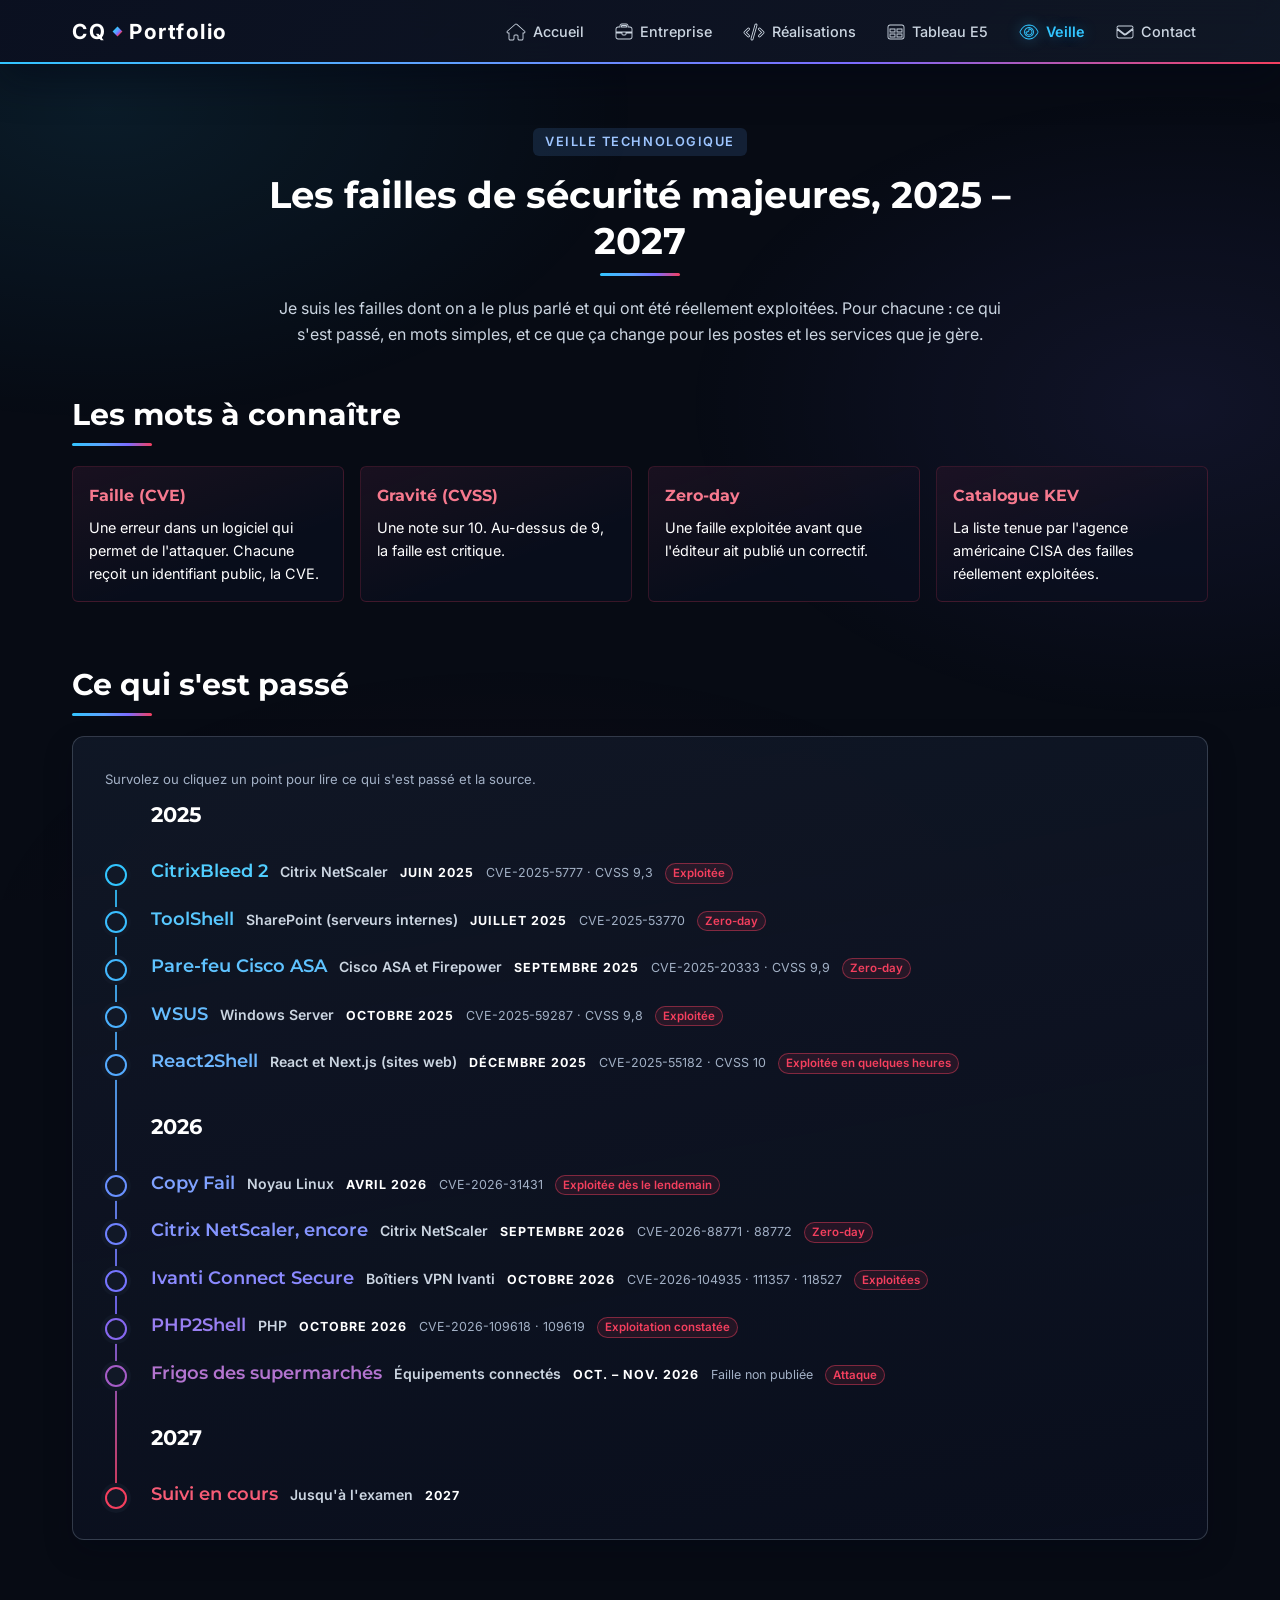
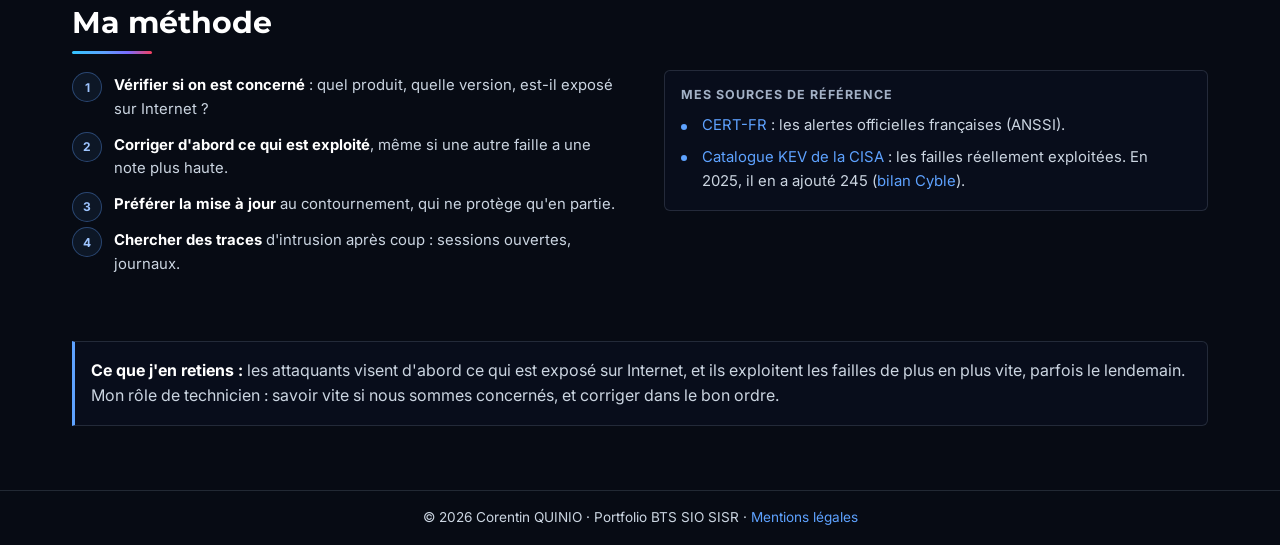
<file: pages/veille.html>
<!DOCTYPE html>
<html lang="fr">
<head>
    <meta charset="UTF-8">
    <meta name="viewport" content="width=device-width, initial-scale=1.0">
    <title>Veille · Corentin QUINIO</title>
    <meta name="description" content="Veille technologique de Corentin QUINIO : les failles de sécurité majeures de 2025 à 2027, et ce qu&#x27;elles changent pour un technicien.">
    <meta property="og:type" content="website">
    <meta property="og:locale" content="fr_FR">
    <meta property="og:site_name" content="Portfolio de Corentin QUINIO">
    <meta property="og:title" content="Veille · Corentin QUINIO">
    <meta property="og:description" content="Veille technologique de Corentin QUINIO : les failles de sécurité majeures de 2025 à 2027, et ce qu&#x27;elles changent pour un technicien.">
    <link rel="icon" href="../assets/favicon.png" type="image/png">
    <link rel="preconnect" href="https://fonts.googleapis.com">
    <link rel="preconnect" href="https://fonts.gstatic.com" crossorigin>
    <link rel="stylesheet" href="https://fonts.googleapis.com/css2?family=Inter:wght@400;500;600;700&family=Montserrat:wght@500;600;700&display=swap">
    <link rel="stylesheet" href="https://cdnjs.cloudflare.com/ajax/libs/font-awesome/6.5.2/css/all.min.css">
    <link rel="stylesheet" href="../css/style.css">
    <script src="../js/layout.js"></script>
</head>
<body class="page-secondary">
    <!-- En-tête et pied de page : écrits une seule fois dans js/layout.js -->
    <site-header></site-header>

    <main>
        <section aria-labelledby="page-title">
            <div class="container">
                <div class="page-hero">
                    <p class="kicker">Veille technologique</p>
                    <h1 id="page-title" class="section-title">Les failles de sécurité majeures, 2025 – 2027</h1>
                    <p>Je suis les failles dont on a le plus parlé et qui ont été réellement exploitées. Pour chacune : ce qui s'est passé, en mots simples, et ce que ça change pour les postes et les services que je gère.</p>
                </div>

                <!-- Les 4 mots à connaître pour lire la frise -->
                <section class="veille-block" aria-labelledby="mots-title">
                    <h2 id="mots-title" class="section-title section-title--left section-title--sm">Les mots à connaître</h2>
                    <dl class="grid grid--4 grid--tight glossary">
                        <div class="tile"><dt>Faille (CVE)</dt><dd>Une erreur dans un logiciel qui permet de l'attaquer. Chacune reçoit un identifiant public, la CVE.</dd></div>
                        <div class="tile"><dt>Gravité (CVSS)</dt><dd>Une note sur 10. Au-dessus de 9, la faille est critique.</dd></div>
                        <div class="tile"><dt>Zero-day</dt><dd>Une faille exploitée avant que l'éditeur ait publié un correctif.</dd></div>
                        <div class="tile"><dt>Catalogue KEV</dt><dd>La liste tenue par l'agence américaine CISA des failles réellement exploitées.</dd></div>
                    </dl>
                </section>

                <!-- Frise : le composant du parcours de l'accueil (§7), mais verticale et unique.
                     Repères d'année dans la liste ; la ligne va du premier au dernier point (setupVulnTimeline).
                     Libellé : nom, logiciel, date, CVE et gravité, exploitation. Détail au survol ou au clic, avec la source. -->
                <section class="veille-block" aria-labelledby="frise-title">
                    <h2 id="frise-title" class="section-title section-title--left section-title--sm">Ce qui s'est passé</h2>
                    <div class="panel timeline-row timeline-row--vuln">
                        <p class="vuln-hint">Survolez ou cliquez un point pour lire ce qui s'est passé et la source.</p>
                        <div class="timeline-track timeline-track--vuln">
                            <ol class="timeline-points">
                            <li class="vuln-year-mark"><h3>2025</h3></li>
                            <li class="timeline-node">
                                <button class="timeline-dot" type="button" aria-expanded="false" aria-label="Afficher le détail : CitrixBleed 2"></button>
                                <div class="timeline-label"><h4>CitrixBleed 2</h4><p class="timeline-role">Citrix NetScaler</p><span class="eyebrow">Juin 2025</span><p class="vuln-label-ids">CVE-2025-5777 · CVSS 9,3</p><span class="vuln-exploit">Exploitée</span></div>
                                <div class="timeline-detail vuln-detail">
                                    <div><h5>Ce qui se passe</h5><p>Sur les passerelles d&#x27;accès à distance Citrix, un attaquant sans compte lit la mémoire de l&#x27;équipement et y vole les jetons de session. Il reprend ainsi la session d&#x27;un utilisateur déjà connecté, sans passer par la double authentification.</p></div>
                                    <div><h5>Pour moi</h5><p>Les utilisateurs que j&#x27;équipe pour un client passent par ce type de passerelle. Mettre à jour ne suffit pas : il faut aussi fermer les sessions ouvertes, qui ont pu être volées.</p></div>
                                    <p class="vuln-source-line"><a href="https://www.theregister.com/2025/07/10/cisa_citrixbleed_kev/" target="_blank" rel="noopener">Source : The Register, ajout au catalogue KEV</a></p>
                                </div>
                            </li>
                            <li class="timeline-node">
                                <button class="timeline-dot" type="button" aria-expanded="false" aria-label="Afficher le détail : ToolShell"></button>
                                <div class="timeline-label"><h4>ToolShell</h4><p class="timeline-role">SharePoint (serveurs internes)</p><span class="eyebrow">Juillet 2025</span><p class="vuln-label-ids">CVE-2025-53770</p><span class="vuln-exploit">Zero-day</span></div>
                                <div class="timeline-detail vuln-detail">
                                    <div><h5>Ce qui se passe</h5><p>Une suite de failles permet de prendre le contrôle d&#x27;un serveur SharePoint sans compte. Elle contourne un correctif publié peu avant. Des administrations et des entreprises du monde entier ont été attaquées.</p></div>
                                    <div><h5>Pour moi</h5><p>Seul SharePoint installé sur ses propres serveurs était touché, pas SharePoint Online de Microsoft 365. Premier réflexe : vérifier si on est concerné avant d&#x27;agir.</p></div>
                                    <p class="vuln-source-line"><a href="https://www.securityweek.com/microsoft-patches-toolshell-zero-days-exploited-to-hack-sharepoint-servers/" target="_blank" rel="noopener">Source : SecurityWeek</a></p>
                                </div>
                            </li>
                            <li class="timeline-node">
                                <button class="timeline-dot" type="button" aria-expanded="false" aria-label="Afficher le détail : Pare-feu Cisco ASA"></button>
                                <div class="timeline-label"><h4>Pare-feu Cisco ASA</h4><p class="timeline-role">Cisco ASA et Firepower</p><span class="eyebrow">Septembre 2025</span><p class="vuln-label-ids">CVE-2025-20333 · CVSS 9,9</p><span class="vuln-exploit">Zero-day</span></div>
                                <div class="timeline-detail vuln-detail">
                                    <div><h5>Ce qui se passe</h5><p>Deux failles enchaînées permettent de contourner l&#x27;authentification du VPN de ces pare-feu, puis d&#x27;y exécuter du code avec tous les droits. L&#x27;agence américaine CISA a ordonné aux administrations de corriger en urgence.</p></div>
                                    <div><h5>Pour moi</h5><p>Un pare-feu ou un VPN exposé sur Internet est la première cible : appliquer le correctif dès sa sortie, puis vérifier que l&#x27;équipement n&#x27;a pas déjà été compromis.</p></div>
                                    <p class="vuln-source-line"><a href="https://www.bleepingcomputer.com/news/security/cisa-orders-agencies-to-patch-cisco-flaws-exploited-in-zero-day-attacks/" target="_blank" rel="noopener">Source : BleepingComputer</a></p>
                                </div>
                            </li>
                            <li class="timeline-node">
                                <button class="timeline-dot" type="button" aria-expanded="false" aria-label="Afficher le détail : WSUS"></button>
                                <div class="timeline-label"><h4>WSUS</h4><p class="timeline-role">Windows Server</p><span class="eyebrow">Octobre 2025</span><p class="vuln-label-ids">CVE-2025-59287 · CVSS 9,8</p><span class="vuln-exploit">Exploitée</span></div>
                                <div class="timeline-detail vuln-detail">
                                    <div><h5>Ce qui se passe</h5><p>Le service de Windows Server qui distribue les mises à jour (WSUS) pouvait être pris en main à distance, sans compte. Le premier correctif était incomplet : Microsoft en a publié un en urgence le 23 octobre, et les attaques ont commencé le lendemain.</p></div>
                                    <div><h5>Pour moi</h5><p>WSUS met à jour tout le parc : s&#x27;il est compromis, tous les postes le sont. Il ne doit jamais être joignable depuis Internet, et ce correctif s&#x27;applique sans attendre le calendrier habituel.</p></div>
                                    <p class="vuln-source-line"><a href="https://www.infosecurity-magazine.com/news/actively-exploited-wsus-bug-cisa/" target="_blank" rel="noopener">Source : Infosecurity Magazine</a></p>
                                </div>
                            </li>
                            <li class="timeline-node">
                                <button class="timeline-dot" type="button" aria-expanded="false" aria-label="Afficher le détail : React2Shell"></button>
                                <div class="timeline-label"><h4>React2Shell</h4><p class="timeline-role">React et Next.js (sites web)</p><span class="eyebrow">Décembre 2025</span><p class="vuln-label-ids">CVE-2025-55182 · CVSS 10</p><span class="vuln-exploit">Exploitée en quelques heures</span></div>
                                <div class="timeline-detail vuln-detail">
                                    <div><h5>Ce qui se passe</h5><p>Une seule requête suffit pour exécuter du code sur un serveur qui utilise les composants serveur de React, comme beaucoup de sites Next.js. Des groupes d&#x27;attaquants l&#x27;ont exploitée quelques heures après sa publication, notamment pour installer des mineurs de cryptomonnaie.</p></div>
                                    <div><h5>Pour moi</h5><p>Un site web hébergé par l&#x27;entreprise est aussi une porte d&#x27;entrée : il faut savoir quelles applications web tournent, et sur quelles briques, pour savoir vite si on est concerné.</p></div>
                                    <p class="vuln-source-line"><a href="https://securelist.com/cve-2025-55182-exploitation/118331/" target="_blank" rel="noopener">Source : Kaspersky Securelist</a></p>
                                </div>
                            </li>
                            <li class="vuln-year-mark"><h3>2026</h3></li>
                            <li class="timeline-node">
                                <button class="timeline-dot" type="button" aria-expanded="false" aria-label="Afficher le détail : Copy Fail"></button>
                                <div class="timeline-label"><h4>Copy Fail</h4><p class="timeline-role">Noyau Linux</p><span class="eyebrow">Avril 2026</span><p class="vuln-label-ids">CVE-2026-31431</p><span class="vuln-exploit">Exploitée dès le lendemain</span></div>
                                <div class="timeline-detail vuln-detail">
                                    <div><h5>Ce qui se passe</h5><p>Un utilisateur sans droits devient administrateur (root) sur presque toutes les versions récentes de Linux. L&#x27;attaque est fiable, et elle a été utilisée le lendemain de la publication de la faille.</p></div>
                                    <div><h5>Pour moi</h5><p>Mettre à jour le noyau des serveurs Debian et Ubuntu, puis les redémarrer. En attendant, on peut désactiver le module concerné (algif_aead).</p></div>
                                    <p class="vuln-source-line"><a href="https://threatprotect.qualys.com/2026/05/04/linux-kernel-vulnerability-exploited-in-the-wild-copy-fail-cve-2026-31431/" target="_blank" rel="noopener">Source : Qualys</a></p>
                                </div>
                            </li>
                            <li class="timeline-node">
                                <button class="timeline-dot" type="button" aria-expanded="false" aria-label="Afficher le détail : Citrix NetScaler, encore"></button>
                                <div class="timeline-label"><h4>Citrix NetScaler, encore</h4><p class="timeline-role">Citrix NetScaler</p><span class="eyebrow">Septembre 2026</span><p class="vuln-label-ids">CVE-2026-88771 · 88772</p><span class="vuln-exploit">Zero-day</span></div>
                                <div class="timeline-detail vuln-detail">
                                    <div><h5>Ce qui se passe</h5><p>Deux failles permettent d&#x27;exécuter du code à distance sur les mêmes passerelles Citrix. Elles étaient exploitées avant le correctif publié le 27 septembre.</p></div>
                                    <div><h5>Pour moi</h5><p>Le même équipement, deux années de suite. Ce qui est exposé sur Internet (VPN, passerelles d&#x27;accès) est la première cible : c&#x27;est ce qu&#x27;il faut corriger en premier.</p></div>
                                    <p class="vuln-source-line"><a href="https://www.it-connect.fr/citrix-netscaler-cve-2026-88771-cve-2026-88772-zero-day-exploitees/" target="_blank" rel="noopener">Source : IT-Connect</a></p>
                                </div>
                            </li>
                            <li class="timeline-node">
                                <button class="timeline-dot" type="button" aria-expanded="false" aria-label="Afficher le détail : Ivanti Connect Secure"></button>
                                <div class="timeline-label"><h4>Ivanti Connect Secure</h4><p class="timeline-role">Boîtiers VPN Ivanti</p><span class="eyebrow">Octobre 2026</span><p class="vuln-label-ids">CVE-2026-104935 · 111357 · 118527</p><span class="vuln-exploit">Exploitées</span></div>
                                <div class="timeline-detail vuln-detail">
                                    <div><h5>Ce qui se passe</h5><p>Trois failles sur ces boîtiers VPN permettent d&#x27;exécuter du code à distance et d&#x27;obtenir plus de droits. Le CERT-FR demande d&#x27;isoler le boîtier, de chercher une compromission, et de considérer comme volés tous les secrets qu&#x27;il contient.</p></div>
                                    <div><h5>Pour moi</h5><p>Ces boîtiers sont reliés à l&#x27;Active Directory : s&#x27;ils sont compromis, il faut aussi changer les mots de passe des comptes de service qu&#x27;ils utilisent, pas seulement les mettre à jour.</p></div>
                                    <p class="vuln-source-line"><a href="https://cert.cyber.gouv.fr/alerte/CERTFR-2026-ALE-013/" target="_blank" rel="noopener">Source : CERT-FR, alerte CERTFR-2026-ALE-013</a></p>
                                </div>
                            </li>
                            <li class="timeline-node">
                                <button class="timeline-dot" type="button" aria-expanded="false" aria-label="Afficher le détail : PHP2Shell"></button>
                                <div class="timeline-label"><h4>PHP2Shell</h4><p class="timeline-role">PHP</p><span class="eyebrow">Octobre 2026</span><p class="vuln-label-ids">CVE-2026-109618 · 109619</p><span class="vuln-exploit">Exploitation constatée</span></div>
                                <div class="timeline-detail vuln-detail">
                                    <div><h5>Ce qui se passe</h5><p>Deux failles de PHP permettent d&#x27;exécuter du code à distance sans compte, sur toutes les versions non mises à jour. Des détails ont fuité avant le correctif du 21 octobre, et le CERT-FR a constaté des tentatives d&#x27;attaque.</p></div>
                                    <div><h5>Pour moi</h5><p>GLPI, l&#x27;outil de tickets que j&#x27;utilise, est écrit en PHP. Je vérifie la version de PHP de chaque serveur web : seule la mise à jour protège vraiment.</p></div>
                                    <p class="vuln-source-line"><a href="https://cert.cyber.gouv.fr/alerte/CERTFR-2026-ALE-014/" target="_blank" rel="noopener">Source : CERT-FR, alerte CERTFR-2026-ALE-014</a></p>
                                </div>
                            </li>
                            <li class="timeline-node">
                                <button class="timeline-dot" type="button" aria-expanded="false" aria-label="Afficher le détail : Frigos des supermarchés"></button>
                                <div class="timeline-label"><h4>Frigos des supermarchés</h4><p class="timeline-role">Équipements connectés</p><span class="eyebrow">Oct. – nov. 2026</span><p class="vuln-label-ids">Faille non publiée</p><span class="vuln-exploit">Attaque</span></div>
                                <div class="timeline-detail vuln-detail">
                                    <div><h5>Ce qui se passe</h5><p>Les systèmes qui règlent à distance la température des frigos de grandes enseignes ont été attaqués, le 12 octobre en France puis début novembre en Belgique, au Luxembourg et en Suède. Des denrées ont été jetées.</p></div>
                                    <div><h5>Pour moi</h5><p>Un équipement industriel connecté est aussi une porte d&#x27;entrée. Il faut le placer dans son propre réseau (VLAN) et contrôler les accès à distance des prestataires.</p></div>
                                    <p class="vuln-source-line"><a href="https://www.france24.com/fr/europe/20261102-europe-des-chaines-de-supermarches-victimes-incidents-informatiques-sur-refrigerateurs" target="_blank" rel="noopener">Source : France 24</a></p>
                                </div>
                            </li>
                            <li class="vuln-year-mark"><h3>2027</h3></li>
                            <li class="timeline-node">
                                <button class="timeline-dot" type="button" aria-expanded="false" aria-label="Afficher le détail : Suivi en cours"></button>
                                <div class="timeline-label"><h4>Suivi en cours</h4><p class="timeline-role">Jusqu&#x27;à l&#x27;examen</p><span class="eyebrow">2027</span></div>
                                <div class="timeline-detail vuln-detail">
                                    <div><h5>Ce qui se passe</h5><p>Les nouvelles failles majeures de 2027 seront ajoutées ici au fil de l&#x27;année.</p></div>
                                    <div><h5>Pour moi</h5><p>Même méthode : vérifier si on est concerné, puis corriger dans le bon ordre.</p></div>
                                </div>
                            </li>
                            </ol>
                        </div>
                    </div>
                </section>

                <!-- Méthode : sources suivies et réflexes -->
                <section class="veille-block split" aria-labelledby="methode-title">
                    <div class="prose">
                        <h2 id="methode-title" class="section-title section-title--left section-title--sm">Ma méthode</h2>
                        <ol class="steps">
                            <li><strong>Vérifier si on est concerné</strong> : quel produit, quelle version, est-il exposé sur Internet ?</li>
                            <li><strong>Corriger d'abord ce qui est exploité</strong>, même si une autre faille a une note plus haute.</li>
                            <li><strong>Préférer la mise à jour</strong> au contournement, qui ne protège qu'en partie.</li>
                            <li><strong>Chercher des traces</strong> d'intrusion après coup : sessions ouvertes, journaux.</li>
                        </ol>
                    </div>
                    <div class="tile sources">
                        <h3 class="eyebrow">Mes sources de référence</h3>
                        <!-- TODO : ajouter mes outils de veille (flux, alertes, abonnements) quand Corentin les aura précisés -->
                        <ul class="bullet-list">
                            <li><a href="https://cert.cyber.gouv.fr/" target="_blank" rel="noopener">CERT-FR</a> : les alertes officielles françaises (ANSSI).</li>
                            <li><a href="https://www.cisa.gov/known-exploited-vulnerabilities-catalog" target="_blank" rel="noopener">Catalogue KEV de la CISA</a> : les failles réellement exploitées. En 2025, il en a ajouté 245 (<a href="https://cyble.com/blog/cisa-kev-2025-exploited-vulnerabilities-growth/" target="_blank" rel="noopener">bilan Cyble</a>).</li>
                        </ul>
                    </div>
                </section>

                <p class="tile takeaway"><strong>Ce que j'en retiens :</strong> les attaquants visent d'abord ce qui est exposé sur Internet, et ils exploitent les failles de plus en plus vite, parfois le lendemain. Mon rôle de technicien : savoir vite si nous sommes concernés, et corriger dans le bon ordre.</p>
            </div>
        </section>
    </main>

    <site-footer></site-footer>

    <script src="../js/script.js"></script>
</body>
</html>
</file>
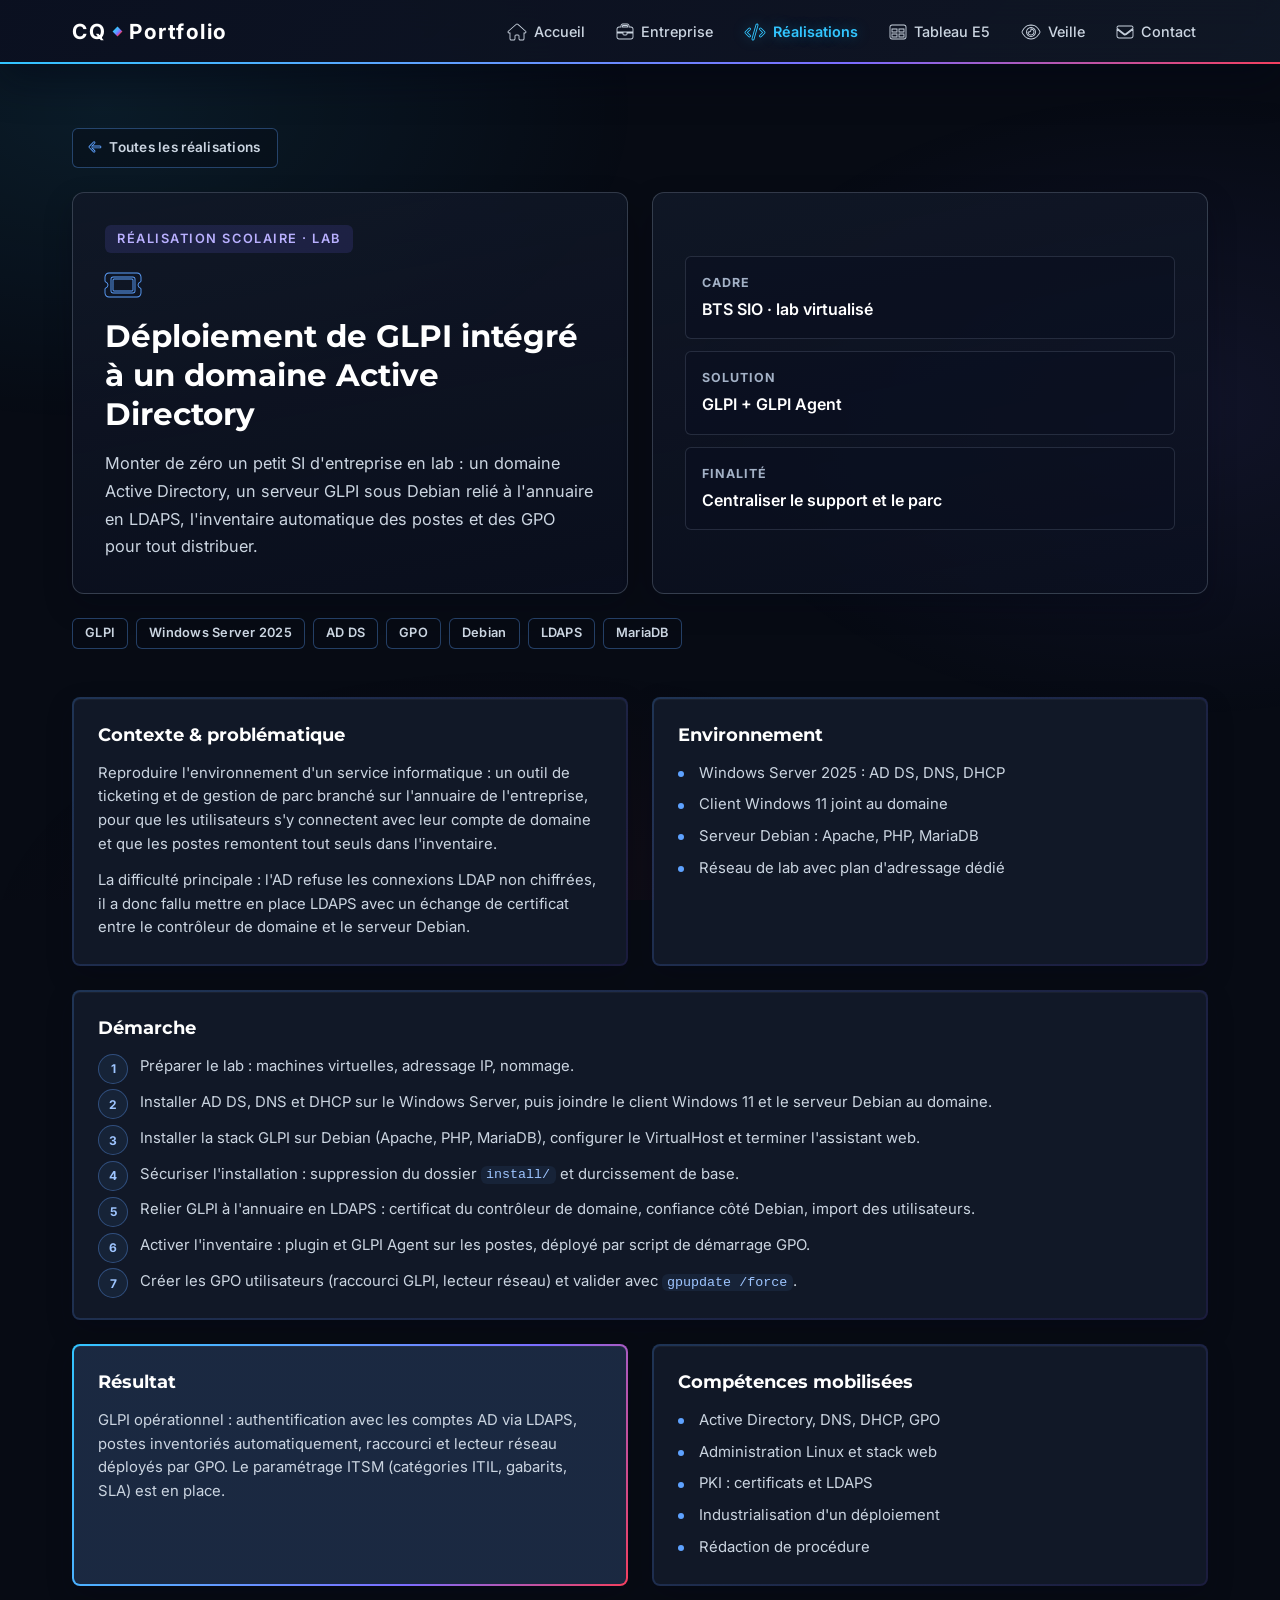
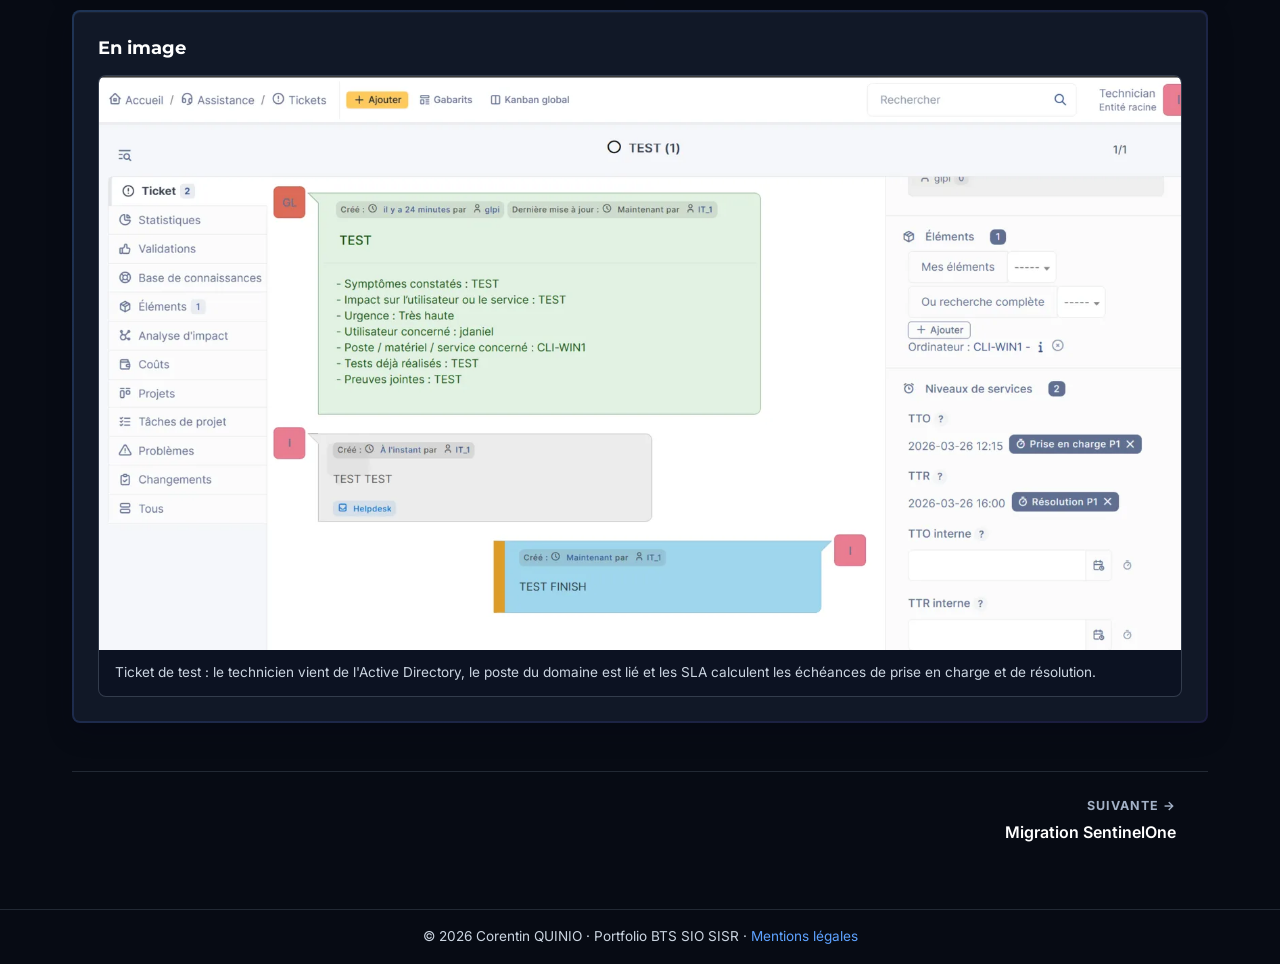
<file: pages/projets/projet1.html>
<!DOCTYPE html>
<html lang="fr">
<head>
    <meta charset="UTF-8">
    <meta name="viewport" content="width=device-width, initial-scale=1.0">
    <title>GLPI + Active Directory · Corentin QUINIO</title>
    <meta name="description" content="Monter de zéro un petit SI d&#x27;entreprise en lab : un domaine Active Directory, un serveur GLPI sous Debian relié à l&#x27;annuaire en LDAPS, l&#x27;inventaire automatique des postes et des GPO pour tout distribuer.">
    <meta property="og:type" content="website">
    <meta property="og:locale" content="fr_FR">
    <meta property="og:site_name" content="Portfolio de Corentin QUINIO">
    <meta property="og:title" content="GLPI + Active Directory · Corentin QUINIO">
    <meta property="og:description" content="Monter de zéro un petit SI d&#x27;entreprise en lab : un domaine Active Directory, un serveur GLPI sous Debian relié à l&#x27;annuaire en LDAPS, l&#x27;inventaire automatique des postes et des GPO pour tout distribuer.">
    <link rel="icon" href="../../assets/favicon.png" type="image/png">
    <link rel="preconnect" href="https://fonts.googleapis.com">
    <link rel="preconnect" href="https://fonts.gstatic.com" crossorigin>
    <link rel="stylesheet" href="https://fonts.googleapis.com/css2?family=Inter:wght@400;500;600;700&family=Montserrat:wght@500;600;700&display=swap">
    <link rel="stylesheet" href="https://cdnjs.cloudflare.com/ajax/libs/font-awesome/6.5.2/css/all.min.css">
    <link rel="stylesheet" href="../../css/style.css">
    <script src="../../js/layout.js"></script>
</head>
<body class="page-secondary">
    <!-- En-tête et pied de page : écrits une seule fois dans js/layout.js -->
    <site-header></site-header>

    <main>
        <section aria-labelledby="project-title">
            <div class="container">
                <a href="../projects.html" class="tag back-link"><i class="fas fa-arrow-left" aria-hidden="true"></i>Toutes les réalisations</a>

                <!-- En-tête de la fiche : présentation à gauche, faits clés à droite -->
                <div class="split project-header">
                    <div class="panel">
                        <p class="kicker kicker--accent">Réalisation scolaire · lab</p>
                        <i class="fas fa-ticket icon-lg" aria-hidden="true"></i>
                        <h1 id="project-title">Déploiement de GLPI intégré à un domaine Active Directory</h1>
                        <p class="project-lead">Monter de zéro un petit SI d'entreprise en lab : un domaine Active Directory, un serveur GLPI sous Debian relié à l'annuaire en LDAPS, l'inventaire automatique des postes et des GPO pour tout distribuer.</p>
                    </div>
                    <dl class="panel project-facts">
                        <div class="tile"><dt class="eyebrow">Cadre</dt><dd>BTS SIO · lab virtualisé</dd></div>
                        <div class="tile"><dt class="eyebrow">Solution</dt><dd>GLPI + GLPI Agent</dd></div>
                        <div class="tile"><dt class="eyebrow">Finalité</dt><dd>Centraliser le support et le parc</dd></div>
                    </dl>
                </div>

                <!-- Technologies utilisées -->
                <ul class="tag-list project-tags" aria-label="Technologies utilisées"><li class="tag">GLPI</li><li class="tag">Windows Server 2025</li><li class="tag">AD DS</li><li class="tag">GPO</li><li class="tag">Debian</li><li class="tag">LDAPS</li><li class="tag">MariaDB</li></ul>

                <!-- Corps de la fiche : contexte, environnement, démarche, résultat, compétences -->
                <div class="grid grid--2">
                    <article class="card">
                        <h2>Contexte &amp; problématique</h2>
                        <p>Reproduire l'environnement d'un service informatique : un outil de ticketing et de gestion de parc branché sur l'annuaire de l'entreprise, pour que les utilisateurs s'y connectent avec leur compte de domaine et que les postes remontent tout seuls dans l'inventaire.</p>
                        <p>La difficulté principale : l'AD refuse les connexions LDAP non chiffrées, il a donc fallu mettre en place LDAPS avec un échange de certificat entre le contrôleur de domaine et le serveur Debian.</p>
                    </article>
                    <article class="card">
                        <h2>Environnement</h2>
                        <ul class="bullet-list"><li>Windows Server 2025 : AD DS, DNS, DHCP</li><li>Client Windows 11 joint au domaine</li><li>Serveur Debian : Apache, PHP, MariaDB</li><li>Réseau de lab avec plan d'adressage dédié</li></ul>
                    </article>
                    <article class="card span-full">
                        <h2>Démarche</h2>
                        <ol class="steps">
                            <li>Préparer le lab : machines virtuelles, adressage IP, nommage.</li>
                            <li>Installer AD DS, DNS et DHCP sur le Windows Server, puis joindre le client Windows 11 et le serveur Debian au domaine.</li>
                            <li>Installer la stack GLPI sur Debian (Apache, PHP, MariaDB), configurer le VirtualHost et terminer l'assistant web.</li>
                            <li>Sécuriser l'installation : suppression du dossier <code>install/</code> et durcissement de base.</li>
                            <li>Relier GLPI à l'annuaire en LDAPS : certificat du contrôleur de domaine, confiance côté Debian, import des utilisateurs.</li>
                            <li>Activer l'inventaire : plugin et GLPI Agent sur les postes, déployé par script de démarrage GPO.</li>
                            <li>Créer les GPO utilisateurs (raccourci GLPI, lecteur réseau) et valider avec <code>gpupdate /force</code>.</li>
                        </ol>
                    </article>
                    <article class="card card--highlight">
                        <h2>Résultat</h2>
                        <p>GLPI opérationnel : authentification avec les comptes AD via LDAPS, postes inventoriés automatiquement, raccourci et lecteur réseau déployés par GPO. Le paramétrage ITSM (catégories ITIL, gabarits, SLA) est en place.</p>
                    </article>
                    <article class="card">
                        <h2>Compétences mobilisées</h2>
                        <ul class="bullet-list"><li>Active Directory, DNS, DHCP, GPO</li><li>Administration Linux et stack web</li><li>PKI : certificats et LDAPS</li><li>Industrialisation d'un déploiement</li><li>Rédaction de procédure</li></ul>
                    </article>
                    <!-- Capture : une image représentative, dans assets/projets/projet1/ -->
                    <article class="card span-full">
                        <h2>En image</h2>
                        <figure class="figure">
                            <img src="../../assets/projets/projet1/ticket-sla.webp" width="1600" height="849" loading="lazy" decoding="async" alt="Ticket GLPI de test : technicien issu de l'Active Directory, poste du domaine lié et échéances TTO / TTR calculées par les SLA">
                            <figcaption>Ticket de test : le technicien vient de l'Active Directory, le poste du domaine est lié et les SLA calculent les échéances de prise en charge et de résolution.</figcaption>
                        </figure>
                    </article>
                </div>

                <!-- Liens vers la réalisation précédente et la suivante -->
                <nav class="project-nav divided" aria-label="Autres réalisations">
                <a class="next" href="projet2.html"><span class="eyebrow">Suivante →</span>Migration SentinelOne</a>
                </nav>
            </div>
        </section>
    </main>

    <site-footer></site-footer>

    <script src="../../js/script.js"></script>
</body>
</html>
</file>
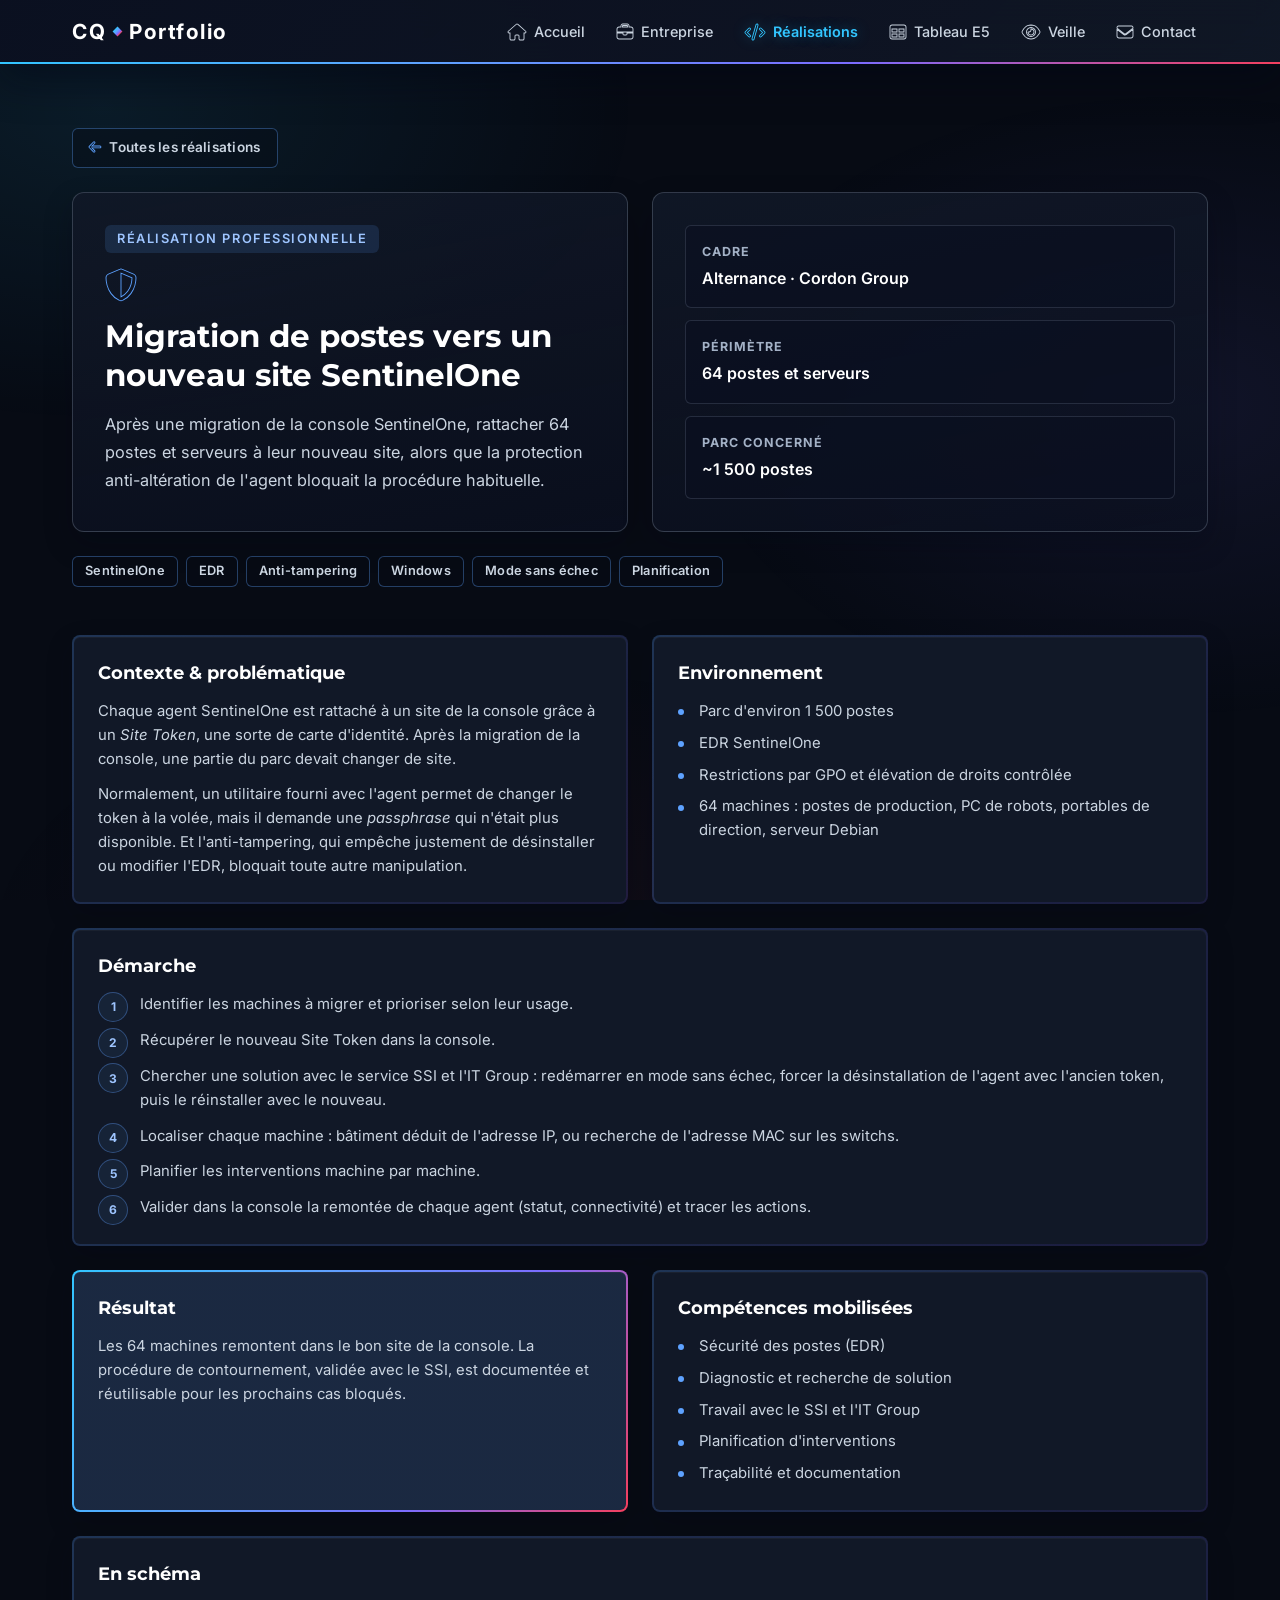
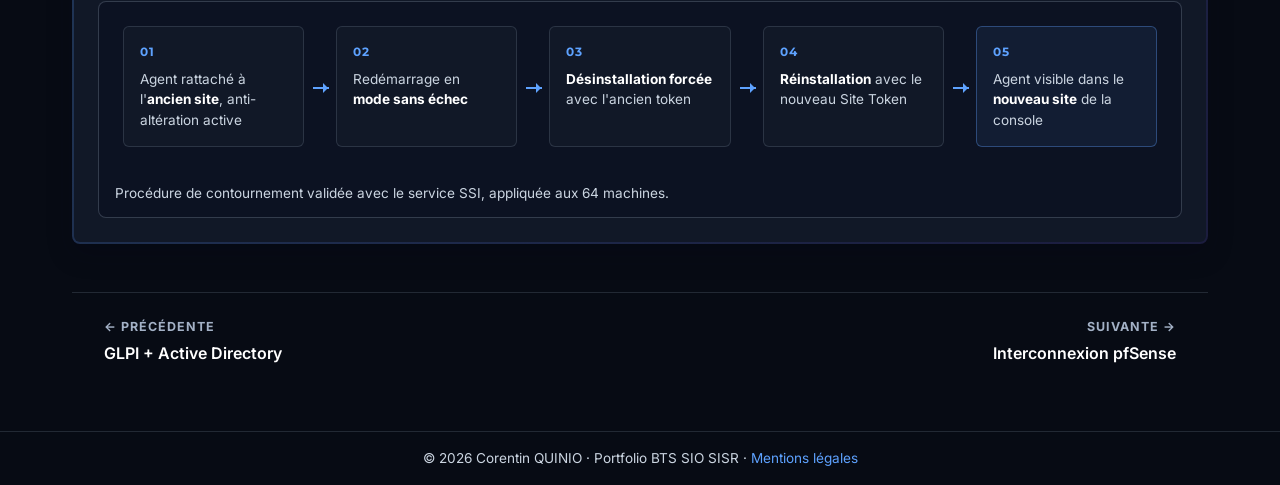
<file: pages/projets/projet2.html>
<!DOCTYPE html>
<html lang="fr">
<head>
    <meta charset="UTF-8">
    <meta name="viewport" content="width=device-width, initial-scale=1.0">
    <title>Migration SentinelOne · Corentin QUINIO</title>
    <meta name="description" content="Après une migration de la console SentinelOne, rattacher 64 postes et serveurs à leur nouveau site, alors que la protection anti-altération de l&#x27;agent bloquait la procédure habituelle.">
    <meta property="og:type" content="website">
    <meta property="og:locale" content="fr_FR">
    <meta property="og:site_name" content="Portfolio de Corentin QUINIO">
    <meta property="og:title" content="Migration SentinelOne · Corentin QUINIO">
    <meta property="og:description" content="Après une migration de la console SentinelOne, rattacher 64 postes et serveurs à leur nouveau site, alors que la protection anti-altération de l&#x27;agent bloquait la procédure habituelle.">
    <link rel="icon" href="../../assets/favicon.png" type="image/png">
    <link rel="preconnect" href="https://fonts.googleapis.com">
    <link rel="preconnect" href="https://fonts.gstatic.com" crossorigin>
    <link rel="stylesheet" href="https://fonts.googleapis.com/css2?family=Inter:wght@400;500;600;700&family=Montserrat:wght@500;600;700&display=swap">
    <link rel="stylesheet" href="https://cdnjs.cloudflare.com/ajax/libs/font-awesome/6.5.2/css/all.min.css">
    <link rel="stylesheet" href="../../css/style.css">
    <script src="../../js/layout.js"></script>
</head>
<body class="page-secondary">
    <!-- En-tête et pied de page : écrits une seule fois dans js/layout.js -->
    <site-header></site-header>

    <main>
        <section aria-labelledby="project-title">
            <div class="container">
                <a href="../projects.html" class="tag back-link"><i class="fas fa-arrow-left" aria-hidden="true"></i>Toutes les réalisations</a>

                <!-- En-tête de la fiche : présentation à gauche, faits clés à droite -->
                <div class="split project-header">
                    <div class="panel">
                        <p class="kicker">Réalisation professionnelle</p>
                        <i class="fas fa-shield-halved icon-lg" aria-hidden="true"></i>
                        <h1 id="project-title">Migration de postes vers un nouveau site SentinelOne</h1>
                        <p class="project-lead">Après une migration de la console SentinelOne, rattacher 64 postes et serveurs à leur nouveau site, alors que la protection anti-altération de l'agent bloquait la procédure habituelle.</p>
                    </div>
                    <dl class="panel project-facts">
                        <div class="tile"><dt class="eyebrow">Cadre</dt><dd>Alternance · Cordon Group</dd></div>
                        <div class="tile"><dt class="eyebrow">Périmètre</dt><dd>64 postes et serveurs</dd></div>
                        <div class="tile"><dt class="eyebrow">Parc concerné</dt><dd>~1 500 postes</dd></div>
                    </dl>
                </div>

                <!-- Technologies utilisées -->
                <ul class="tag-list project-tags" aria-label="Technologies utilisées"><li class="tag">SentinelOne</li><li class="tag">EDR</li><li class="tag">Anti-tampering</li><li class="tag">Windows</li><li class="tag">Mode sans échec</li><li class="tag">Planification</li></ul>

                <!-- Corps de la fiche : contexte, environnement, démarche, résultat, compétences -->
                <div class="grid grid--2">
                    <article class="card">
                        <h2>Contexte &amp; problématique</h2>
                        <p>Chaque agent SentinelOne est rattaché à un site de la console grâce à un <em>Site Token</em>, une sorte de carte d'identité. Après la migration de la console, une partie du parc devait changer de site.</p>
                        <p>Normalement, un utilitaire fourni avec l'agent permet de changer le token à la volée, mais il demande une <em>passphrase</em> qui n'était plus disponible. Et l'anti-tampering, qui empêche justement de désinstaller ou modifier l'EDR, bloquait toute autre manipulation.</p>
                    </article>
                    <article class="card">
                        <h2>Environnement</h2>
                        <ul class="bullet-list"><li>Parc d'environ 1 500 postes</li><li>EDR SentinelOne</li><li>Restrictions par GPO et élévation de droits contrôlée</li><li>64 machines : postes de production, PC de robots, portables de direction, serveur Debian</li></ul>
                    </article>
                    <article class="card span-full">
                        <h2>Démarche</h2>
                        <ol class="steps">
                            <li>Identifier les machines à migrer et prioriser selon leur usage.</li>
                            <li>Récupérer le nouveau Site Token dans la console.</li>
                            <li>Chercher une solution avec le service SSI et l'IT Group : redémarrer en mode sans échec, forcer la désinstallation de l'agent avec l'ancien token, puis le réinstaller avec le nouveau.</li>
                            <li>Localiser chaque machine : bâtiment déduit de l'adresse IP, ou recherche de l'adresse MAC sur les switchs.</li>
                            <li>Planifier les interventions machine par machine.</li>
                            <li>Valider dans la console la remontée de chaque agent (statut, connectivité) et tracer les actions.</li>
                        </ol>
                    </article>
                    <article class="card card--highlight">
                        <h2>Résultat</h2>
                        <p>Les 64 machines remontent dans le bon site de la console. La procédure de contournement, validée avec le SSI, est documentée et réutilisable pour les prochains cas bloqués.</p>
                    </article>
                    <article class="card">
                        <h2>Compétences mobilisées</h2>
                        <ul class="bullet-list"><li>Sécurité des postes (EDR)</li><li>Diagnostic et recherche de solution</li><li>Travail avec le SSI et l'IT Group</li><li>Planification d'interventions</li><li>Traçabilité et documentation</li></ul>
                    </article>
                    <!-- Schéma de la démarche : pas de capture pour une réalisation en entreprise (documents internes non publiables) -->
                    <article class="card span-full">
                        <h2>En schéma</h2>
                        <figure class="figure figure--flow">
                            <ol class="flow"><li><span class="flow-step-num">01</span>Agent rattaché à l'<strong>ancien site</strong>, anti-altération active</li><li><span class="flow-step-num">02</span>Redémarrage en <strong>mode sans échec</strong></li><li><span class="flow-step-num">03</span><strong>Désinstallation forcée</strong> avec l'ancien token</li><li><span class="flow-step-num">04</span><strong>Réinstallation</strong> avec le nouveau Site Token</li><li><span class="flow-step-num">05</span>Agent visible dans le <strong>nouveau site</strong> de la console</li></ol>
                            <figcaption>Procédure de contournement validée avec le service SSI, appliquée aux 64 machines.</figcaption>
                        </figure>
                    </article>
                </div>

                <!-- Liens vers la réalisation précédente et la suivante -->
                <nav class="project-nav divided" aria-label="Autres réalisations">
                <a href="projet1.html"><span class="eyebrow">← Précédente</span>GLPI + Active Directory</a>
                <a class="next" href="projet3.html"><span class="eyebrow">Suivante →</span>Interconnexion pfSense</a>
                </nav>
            </div>
        </section>
    </main>

    <site-footer></site-footer>

    <script src="../../js/script.js"></script>
</body>
</html>
</file>
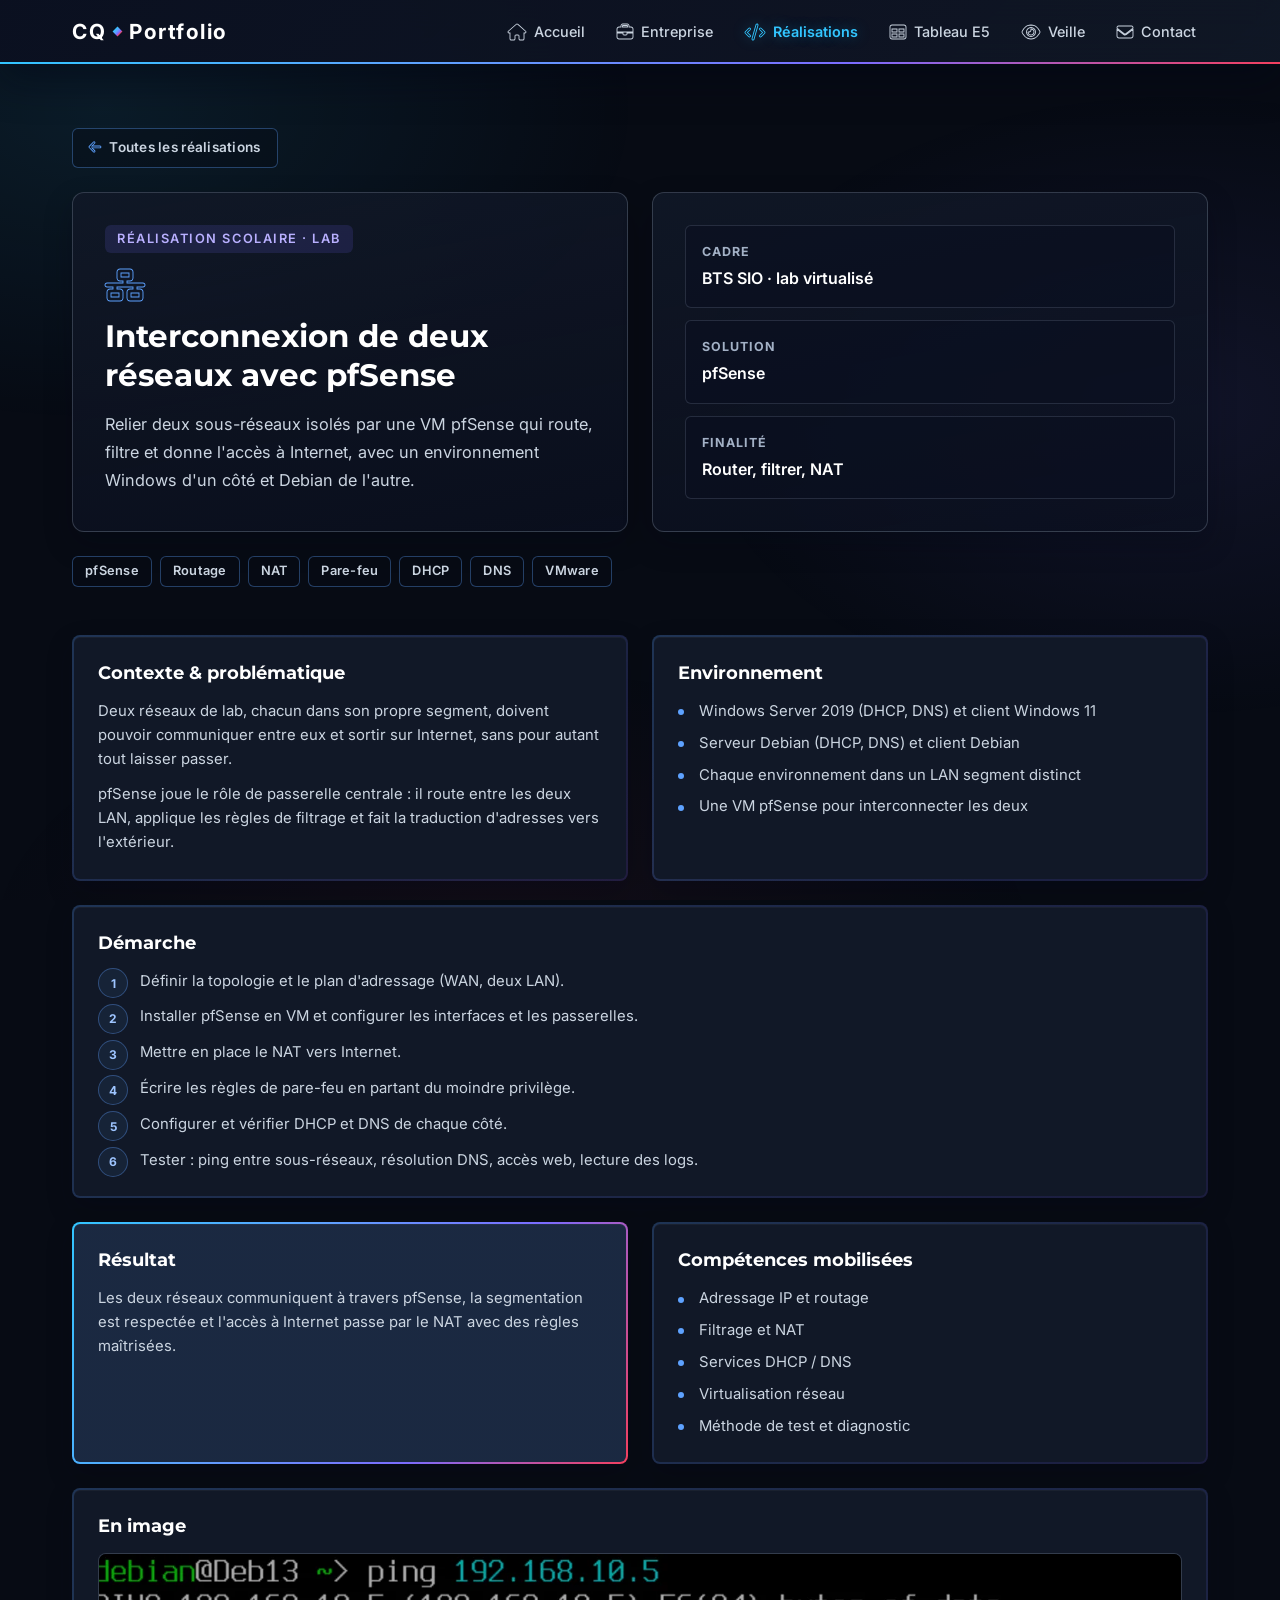
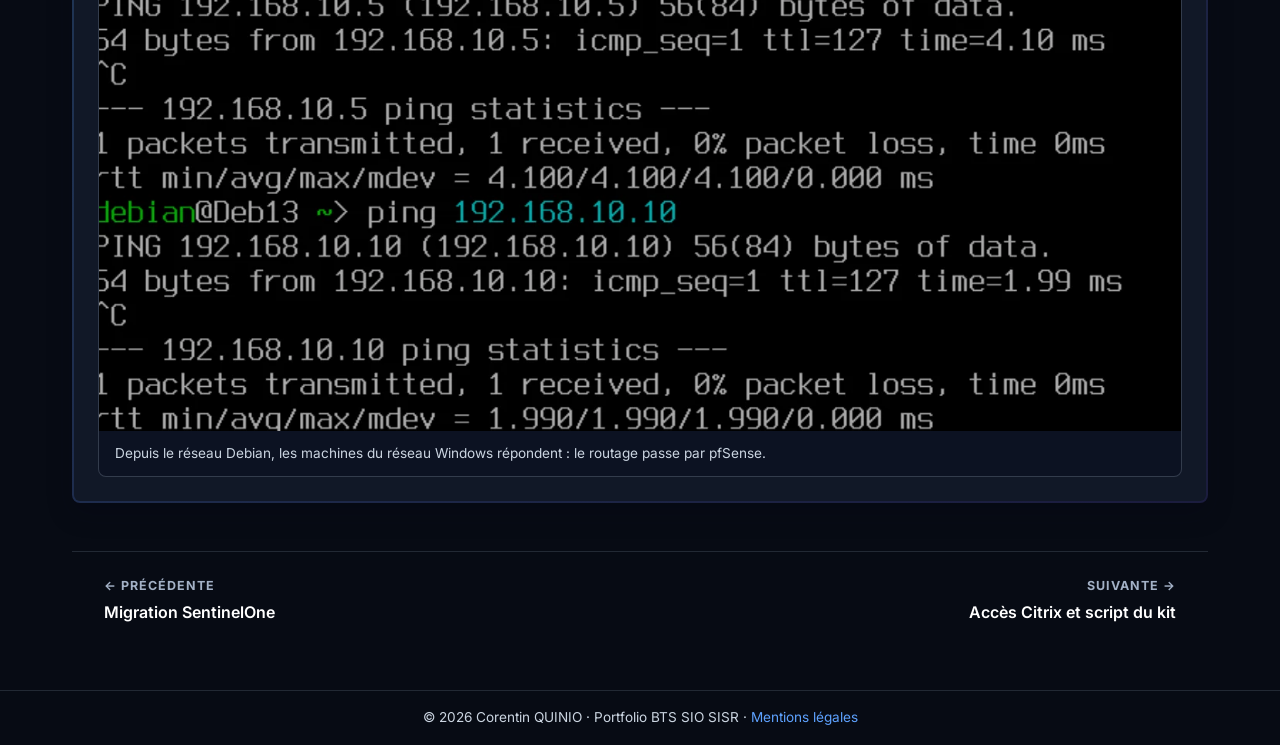
<file: pages/projets/projet3.html>
<!DOCTYPE html>
<html lang="fr">
<head>
    <meta charset="UTF-8">
    <meta name="viewport" content="width=device-width, initial-scale=1.0">
    <title>Interconnexion pfSense · Corentin QUINIO</title>
    <meta name="description" content="Relier deux sous-réseaux isolés par une VM pfSense qui route, filtre et donne l&#x27;accès à Internet, avec un environnement Windows d&#x27;un côté et Debian de l&#x27;autre.">
    <meta property="og:type" content="website">
    <meta property="og:locale" content="fr_FR">
    <meta property="og:site_name" content="Portfolio de Corentin QUINIO">
    <meta property="og:title" content="Interconnexion pfSense · Corentin QUINIO">
    <meta property="og:description" content="Relier deux sous-réseaux isolés par une VM pfSense qui route, filtre et donne l&#x27;accès à Internet, avec un environnement Windows d&#x27;un côté et Debian de l&#x27;autre.">
    <link rel="icon" href="../../assets/favicon.png" type="image/png">
    <link rel="preconnect" href="https://fonts.googleapis.com">
    <link rel="preconnect" href="https://fonts.gstatic.com" crossorigin>
    <link rel="stylesheet" href="https://fonts.googleapis.com/css2?family=Inter:wght@400;500;600;700&family=Montserrat:wght@500;600;700&display=swap">
    <link rel="stylesheet" href="https://cdnjs.cloudflare.com/ajax/libs/font-awesome/6.5.2/css/all.min.css">
    <link rel="stylesheet" href="../../css/style.css">
    <script src="../../js/layout.js"></script>
</head>
<body class="page-secondary">
    <!-- En-tête et pied de page : écrits une seule fois dans js/layout.js -->
    <site-header></site-header>

    <main>
        <section aria-labelledby="project-title">
            <div class="container">
                <a href="../projects.html" class="tag back-link"><i class="fas fa-arrow-left" aria-hidden="true"></i>Toutes les réalisations</a>

                <!-- En-tête de la fiche : présentation à gauche, faits clés à droite -->
                <div class="split project-header">
                    <div class="panel">
                        <p class="kicker kicker--accent">Réalisation scolaire · lab</p>
                        <i class="fas fa-network-wired icon-lg" aria-hidden="true"></i>
                        <h1 id="project-title">Interconnexion de deux réseaux avec pfSense</h1>
                        <p class="project-lead">Relier deux sous-réseaux isolés par une VM pfSense qui route, filtre et donne l'accès à Internet, avec un environnement Windows d'un côté et Debian de l'autre.</p>
                    </div>
                    <dl class="panel project-facts">
                        <div class="tile"><dt class="eyebrow">Cadre</dt><dd>BTS SIO · lab virtualisé</dd></div>
                        <div class="tile"><dt class="eyebrow">Solution</dt><dd>pfSense</dd></div>
                        <div class="tile"><dt class="eyebrow">Finalité</dt><dd>Router, filtrer, NAT</dd></div>
                    </dl>
                </div>

                <!-- Technologies utilisées -->
                <ul class="tag-list project-tags" aria-label="Technologies utilisées"><li class="tag">pfSense</li><li class="tag">Routage</li><li class="tag">NAT</li><li class="tag">Pare-feu</li><li class="tag">DHCP</li><li class="tag">DNS</li><li class="tag">VMware</li></ul>

                <!-- Corps de la fiche : contexte, environnement, démarche, résultat, compétences -->
                <div class="grid grid--2">
                    <article class="card">
                        <h2>Contexte &amp; problématique</h2>
                        <p>Deux réseaux de lab, chacun dans son propre segment, doivent pouvoir communiquer entre eux et sortir sur Internet, sans pour autant tout laisser passer.</p>
                        <p>pfSense joue le rôle de passerelle centrale : il route entre les deux LAN, applique les règles de filtrage et fait la traduction d'adresses vers l'extérieur.</p>
                    </article>
                    <article class="card">
                        <h2>Environnement</h2>
                        <ul class="bullet-list"><li>Windows Server 2019 (DHCP, DNS) et client Windows 11</li><li>Serveur Debian (DHCP, DNS) et client Debian</li><li>Chaque environnement dans un LAN segment distinct</li><li>Une VM pfSense pour interconnecter les deux</li></ul>
                    </article>
                    <article class="card span-full">
                        <h2>Démarche</h2>
                        <ol class="steps">
                            <li>Définir la topologie et le plan d'adressage (WAN, deux LAN).</li>
                            <li>Installer pfSense en VM et configurer les interfaces et les passerelles.</li>
                            <li>Mettre en place le NAT vers Internet.</li>
                            <li>Écrire les règles de pare-feu en partant du moindre privilège.</li>
                            <li>Configurer et vérifier DHCP et DNS de chaque côté.</li>
                            <li>Tester : ping entre sous-réseaux, résolution DNS, accès web, lecture des logs.</li>
                        </ol>
                    </article>
                    <article class="card card--highlight">
                        <h2>Résultat</h2>
                        <p>Les deux réseaux communiquent à travers pfSense, la segmentation est respectée et l'accès à Internet passe par le NAT avec des règles maîtrisées.</p>
                    </article>
                    <article class="card">
                        <h2>Compétences mobilisées</h2>
                        <ul class="bullet-list"><li>Adressage IP et routage</li><li>Filtrage et NAT</li><li>Services DHCP / DNS</li><li>Virtualisation réseau</li><li>Méthode de test et diagnostic</li></ul>
                    </article>
                    <!-- Capture : une image représentative, dans assets/projets/projet3/ -->
                    <article class="card span-full">
                        <h2>En image</h2>
                        <figure class="figure">
                            <img src="../../assets/projets/projet3/ping-inter-reseaux.webp" width="1400" height="616" loading="lazy" decoding="async" alt="Ping réussi depuis le serveur Debian vers deux machines du réseau Windows, à travers pfSense">
                            <figcaption>Depuis le réseau Debian, les machines du réseau Windows répondent : le routage passe par pfSense.</figcaption>
                        </figure>
                    </article>
                </div>

                <!-- Liens vers la réalisation précédente et la suivante -->
                <nav class="project-nav divided" aria-label="Autres réalisations">
                <a href="projet2.html"><span class="eyebrow">← Précédente</span>Migration SentinelOne</a>
                <a class="next" href="projet4.html"><span class="eyebrow">Suivante →</span>Accès Citrix et script du kit</a>
                </nav>
            </div>
        </section>
    </main>

    <site-footer></site-footer>

    <script src="../../js/script.js"></script>
</body>
</html>
</file>
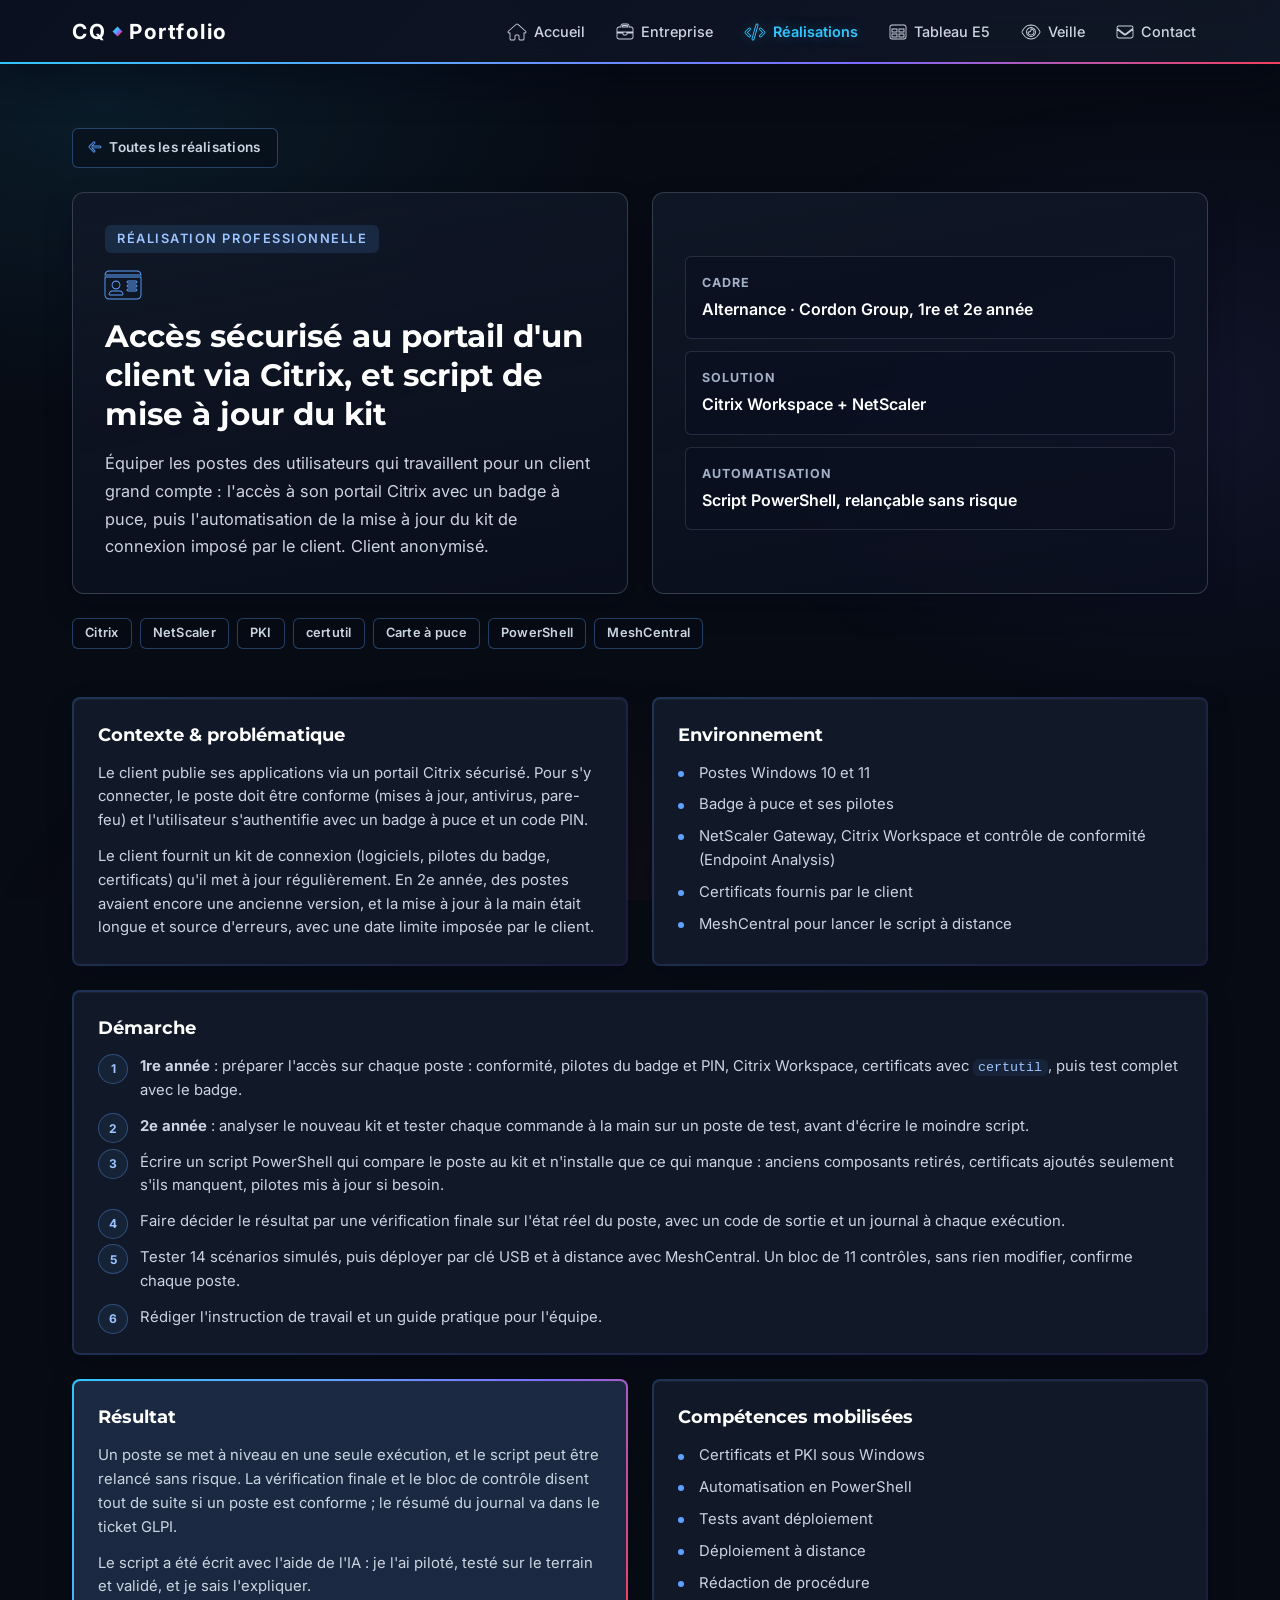
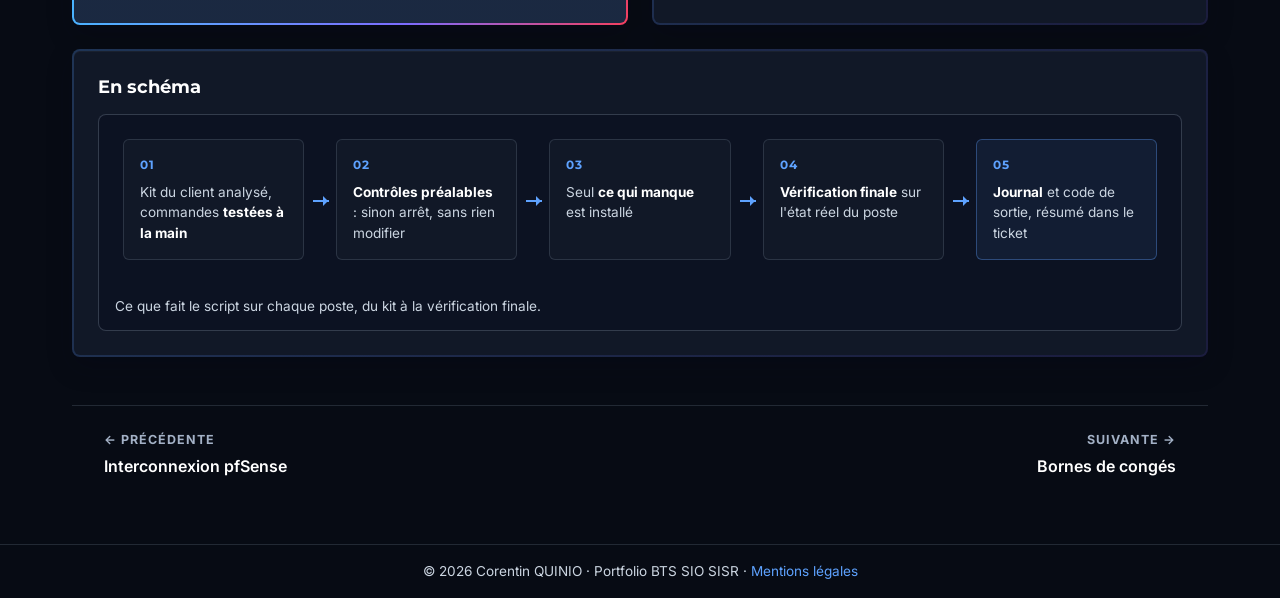
<file: pages/projets/projet4.html>
<!DOCTYPE html>
<html lang="fr">
<head>
    <meta charset="UTF-8">
    <meta name="viewport" content="width=device-width, initial-scale=1.0">
    <title>Accès Citrix et script du kit · Corentin QUINIO</title>
    <meta name="description" content="Équiper les postes des utilisateurs qui travaillent pour un client grand compte : l&#x27;accès à son portail Citrix avec un badge à puce, puis l&#x27;automatisation de la mise à jour du kit de connexion imposé par le client. Client anonymisé.">
    <meta property="og:type" content="website">
    <meta property="og:locale" content="fr_FR">
    <meta property="og:site_name" content="Portfolio de Corentin QUINIO">
    <meta property="og:title" content="Accès Citrix et script du kit · Corentin QUINIO">
    <meta property="og:description" content="Équiper les postes des utilisateurs qui travaillent pour un client grand compte : l&#x27;accès à son portail Citrix avec un badge à puce, puis l&#x27;automatisation de la mise à jour du kit de connexion imposé par le client. Client anonymisé.">
    <link rel="icon" href="../../assets/favicon.png" type="image/png">
    <link rel="preconnect" href="https://fonts.googleapis.com">
    <link rel="preconnect" href="https://fonts.gstatic.com" crossorigin>
    <link rel="stylesheet" href="https://fonts.googleapis.com/css2?family=Inter:wght@400;500;600;700&family=Montserrat:wght@500;600;700&display=swap">
    <link rel="stylesheet" href="https://cdnjs.cloudflare.com/ajax/libs/font-awesome/6.5.2/css/all.min.css">
    <link rel="stylesheet" href="../../css/style.css">
    <script src="../../js/layout.js"></script>
</head>
<body class="page-secondary">
    <!-- En-tête et pied de page : écrits une seule fois dans js/layout.js -->
    <site-header></site-header>

    <main>
        <section aria-labelledby="project-title">
            <div class="container">
                <a href="../projects.html" class="tag back-link"><i class="fas fa-arrow-left" aria-hidden="true"></i>Toutes les réalisations</a>

                <!-- En-tête de la fiche : présentation à gauche, faits clés à droite -->
                <div class="split project-header">
                    <div class="panel">
                        <p class="kicker">Réalisation professionnelle</p>
                        <i class="fas fa-id-card icon-lg" aria-hidden="true"></i>
                        <h1 id="project-title">Accès sécurisé au portail d'un client via Citrix, et script de mise à jour du kit</h1>
                        <p class="project-lead">Équiper les postes des utilisateurs qui travaillent pour un client grand compte : l'accès à son portail Citrix avec un badge à puce, puis l'automatisation de la mise à jour du kit de connexion imposé par le client. Client anonymisé.</p>
                    </div>
                    <dl class="panel project-facts">
                        <div class="tile"><dt class="eyebrow">Cadre</dt><dd>Alternance · Cordon Group, 1re et 2e année</dd></div>
                        <div class="tile"><dt class="eyebrow">Solution</dt><dd>Citrix Workspace + NetScaler</dd></div>
                        <div class="tile"><dt class="eyebrow">Automatisation</dt><dd>Script PowerShell, relançable sans risque</dd></div>
                    </dl>
                </div>

                <!-- Technologies utilisées -->
                <ul class="tag-list project-tags" aria-label="Technologies utilisées"><li class="tag">Citrix</li><li class="tag">NetScaler</li><li class="tag">PKI</li><li class="tag">certutil</li><li class="tag">Carte à puce</li><li class="tag">PowerShell</li><li class="tag">MeshCentral</li></ul>

                <!-- Corps de la fiche : contexte, environnement, démarche, résultat, compétences -->
                <div class="grid grid--2">
                    <article class="card">
                        <h2>Contexte &amp; problématique</h2>
                        <p>Le client publie ses applications via un portail Citrix sécurisé. Pour s'y connecter, le poste doit être conforme (mises à jour, antivirus, pare-feu) et l'utilisateur s'authentifie avec un badge à puce et un code PIN.</p>
                        <p>Le client fournit un kit de connexion (logiciels, pilotes du badge, certificats) qu'il met à jour régulièrement. En 2e année, des postes avaient encore une ancienne version, et la mise à jour à la main était longue et source d'erreurs, avec une date limite imposée par le client.</p>
                    </article>
                    <article class="card">
                        <h2>Environnement</h2>
                        <ul class="bullet-list"><li>Postes Windows 10 et 11</li><li>Badge à puce et ses pilotes</li><li>NetScaler Gateway, Citrix Workspace et contrôle de conformité (Endpoint Analysis)</li><li>Certificats fournis par le client</li><li>MeshCentral pour lancer le script à distance</li></ul>
                    </article>
                    <article class="card span-full">
                        <h2>Démarche</h2>
                        <ol class="steps">
                            <li><strong>1re année</strong> : préparer l'accès sur chaque poste : conformité, pilotes du badge et PIN, Citrix Workspace, certificats avec <code>certutil</code>, puis test complet avec le badge.</li>
                            <li><strong>2e année</strong> : analyser le nouveau kit et tester chaque commande à la main sur un poste de test, avant d'écrire le moindre script.</li>
                            <li>Écrire un script PowerShell qui compare le poste au kit et n'installe que ce qui manque : anciens composants retirés, certificats ajoutés seulement s'ils manquent, pilotes mis à jour si besoin.</li>
                            <li>Faire décider le résultat par une vérification finale sur l'état réel du poste, avec un code de sortie et un journal à chaque exécution.</li>
                            <li>Tester 14 scénarios simulés, puis déployer par clé USB et à distance avec MeshCentral. Un bloc de 11 contrôles, sans rien modifier, confirme chaque poste.</li>
                            <li>Rédiger l'instruction de travail et un guide pratique pour l'équipe.</li>
                        </ol>
                    </article>
                    <article class="card card--highlight">
                        <h2>Résultat</h2>
                        <p>Un poste se met à niveau en une seule exécution, et le script peut être relancé sans risque. La vérification finale et le bloc de contrôle disent tout de suite si un poste est conforme ; le résumé du journal va dans le ticket GLPI.</p>
                        <p>Le script a été écrit avec l'aide de l'IA : je l'ai piloté, testé sur le terrain et validé, et je sais l'expliquer.</p>
                    </article>
                    <article class="card">
                        <h2>Compétences mobilisées</h2>
                        <ul class="bullet-list"><li>Certificats et PKI sous Windows</li><li>Automatisation en PowerShell</li><li>Tests avant déploiement</li><li>Déploiement à distance</li><li>Rédaction de procédure</li></ul>
                    </article>
                    <!-- Schéma de la démarche : pas de capture pour une réalisation en entreprise (client anonymisé) -->
                    <article class="card span-full">
                        <h2>En schéma</h2>
                        <figure class="figure figure--flow">
                            <ol class="flow"><li><span class="flow-step-num">01</span>Kit du client analysé, commandes <strong>testées à la main</strong></li><li><span class="flow-step-num">02</span><strong>Contrôles préalables</strong> : sinon arrêt, sans rien modifier</li><li><span class="flow-step-num">03</span>Seul <strong>ce qui manque</strong> est installé</li><li><span class="flow-step-num">04</span><strong>Vérification finale</strong> sur l'état réel du poste</li><li><span class="flow-step-num">05</span><strong>Journal</strong> et code de sortie, résumé dans le ticket</li></ol>
                            <figcaption>Ce que fait le script sur chaque poste, du kit à la vérification finale.</figcaption>
                        </figure>
                    </article>
                </div>

                <!-- Liens vers la réalisation précédente et la suivante -->
                <nav class="project-nav divided" aria-label="Autres réalisations">
                <a href="projet3.html"><span class="eyebrow">← Précédente</span>Interconnexion pfSense</a>
                <a class="next" href="projet5.html"><span class="eyebrow">Suivante →</span>Bornes de congés</a>
                </nav>
            </div>
        </section>
    </main>

    <site-footer></site-footer>

    <script src="../../js/script.js"></script>
</body>
</html>
</file>
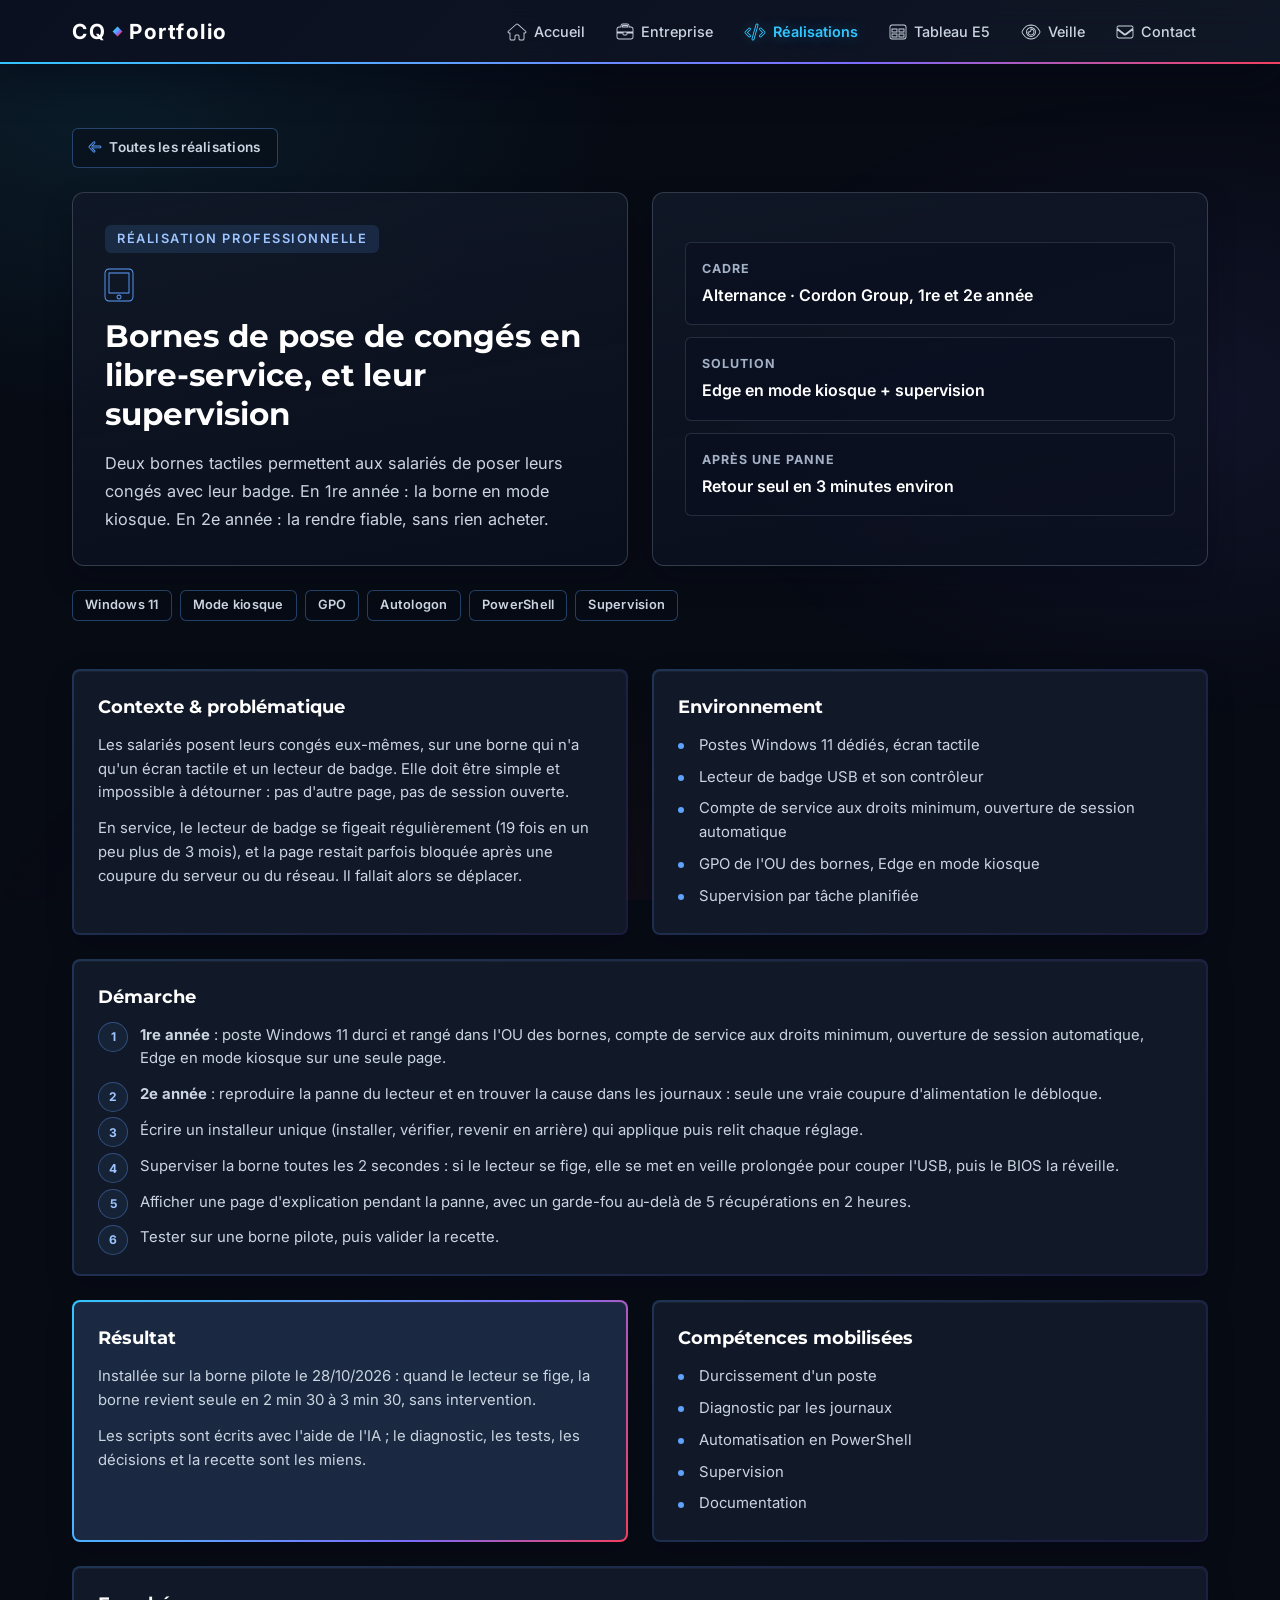
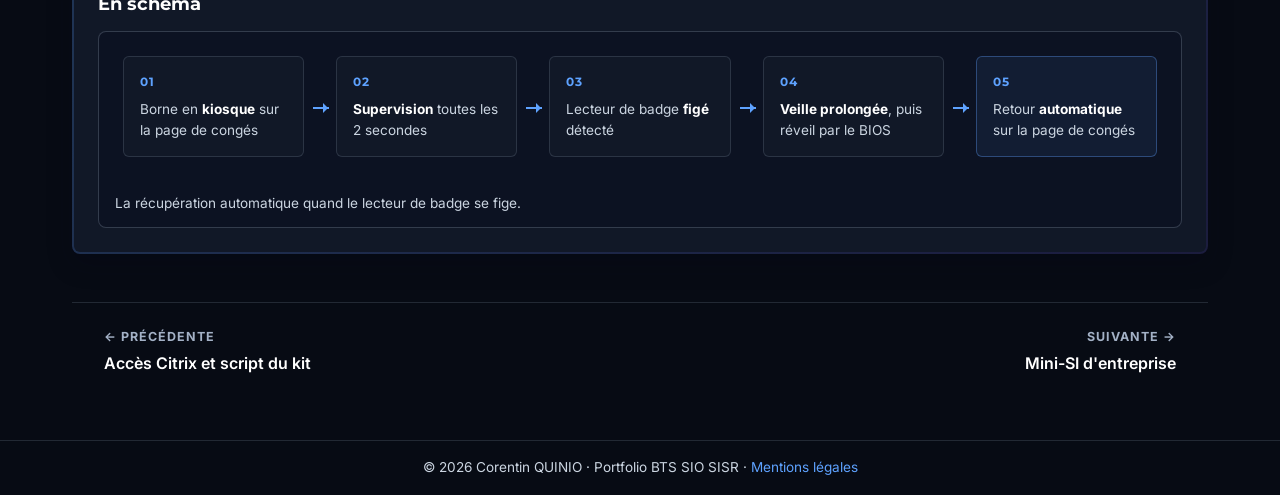
<file: pages/projets/projet5.html>
<!DOCTYPE html>
<html lang="fr">
<head>
    <meta charset="UTF-8">
    <meta name="viewport" content="width=device-width, initial-scale=1.0">
    <title>Bornes de congés · Corentin QUINIO</title>
    <meta name="description" content="Deux bornes tactiles permettent aux salariés de poser leurs congés avec leur badge. En 1re année : la borne en mode kiosque. En 2e année : la rendre fiable, sans rien acheter.">
    <meta property="og:type" content="website">
    <meta property="og:locale" content="fr_FR">
    <meta property="og:site_name" content="Portfolio de Corentin QUINIO">
    <meta property="og:title" content="Bornes de congés · Corentin QUINIO">
    <meta property="og:description" content="Deux bornes tactiles permettent aux salariés de poser leurs congés avec leur badge. En 1re année : la borne en mode kiosque. En 2e année : la rendre fiable, sans rien acheter.">
    <link rel="icon" href="../../assets/favicon.png" type="image/png">
    <link rel="preconnect" href="https://fonts.googleapis.com">
    <link rel="preconnect" href="https://fonts.gstatic.com" crossorigin>
    <link rel="stylesheet" href="https://fonts.googleapis.com/css2?family=Inter:wght@400;500;600;700&family=Montserrat:wght@500;600;700&display=swap">
    <link rel="stylesheet" href="https://cdnjs.cloudflare.com/ajax/libs/font-awesome/6.5.2/css/all.min.css">
    <link rel="stylesheet" href="../../css/style.css">
    <script src="../../js/layout.js"></script>
</head>
<body class="page-secondary">
    <!-- En-tête et pied de page : écrits une seule fois dans js/layout.js -->
    <site-header></site-header>

    <main>
        <section aria-labelledby="project-title">
            <div class="container">
                <a href="../projects.html" class="tag back-link"><i class="fas fa-arrow-left" aria-hidden="true"></i>Toutes les réalisations</a>

                <!-- En-tête de la fiche : présentation à gauche, faits clés à droite -->
                <div class="split project-header">
                    <div class="panel">
                        <p class="kicker">Réalisation professionnelle</p>
                        <i class="fas fa-tablet-screen-button icon-lg" aria-hidden="true"></i>
                        <h1 id="project-title">Bornes de pose de congés en libre-service, et leur supervision</h1>
                        <p class="project-lead">Deux bornes tactiles permettent aux salariés de poser leurs congés avec leur badge. En 1re année : la borne en mode kiosque. En 2e année : la rendre fiable, sans rien acheter.</p>
                    </div>
                    <dl class="panel project-facts">
                        <div class="tile"><dt class="eyebrow">Cadre</dt><dd>Alternance · Cordon Group, 1re et 2e année</dd></div>
                        <div class="tile"><dt class="eyebrow">Solution</dt><dd>Edge en mode kiosque + supervision</dd></div>
                        <div class="tile"><dt class="eyebrow">Après une panne</dt><dd>Retour seul en 3 minutes environ</dd></div>
                    </dl>
                </div>

                <!-- Technologies utilisées -->
                <ul class="tag-list project-tags" aria-label="Technologies utilisées"><li class="tag">Windows 11</li><li class="tag">Mode kiosque</li><li class="tag">GPO</li><li class="tag">Autologon</li><li class="tag">PowerShell</li><li class="tag">Supervision</li></ul>

                <!-- Corps de la fiche : contexte, environnement, démarche, résultat, compétences -->
                <div class="grid grid--2">
                    <article class="card">
                        <h2>Contexte &amp; problématique</h2>
                        <p>Les salariés posent leurs congés eux-mêmes, sur une borne qui n'a qu'un écran tactile et un lecteur de badge. Elle doit être simple et impossible à détourner : pas d'autre page, pas de session ouverte.</p>
                        <p>En service, le lecteur de badge se figeait régulièrement (19 fois en un peu plus de 3 mois), et la page restait parfois bloquée après une coupure du serveur ou du réseau. Il fallait alors se déplacer.</p>
                    </article>
                    <article class="card">
                        <h2>Environnement</h2>
                        <ul class="bullet-list"><li>Postes Windows 11 dédiés, écran tactile</li><li>Lecteur de badge USB et son contrôleur</li><li>Compte de service aux droits minimum, ouverture de session automatique</li><li>GPO de l'OU des bornes, Edge en mode kiosque</li><li>Supervision par tâche planifiée</li></ul>
                    </article>
                    <article class="card span-full">
                        <h2>Démarche</h2>
                        <ol class="steps">
                            <li><strong>1re année</strong> : poste Windows 11 durci et rangé dans l'OU des bornes, compte de service aux droits minimum, ouverture de session automatique, Edge en mode kiosque sur une seule page.</li>
                            <li><strong>2e année</strong> : reproduire la panne du lecteur et en trouver la cause dans les journaux : seule une vraie coupure d'alimentation le débloque.</li>
                            <li>Écrire un installeur unique (installer, vérifier, revenir en arrière) qui applique puis relit chaque réglage.</li>
                            <li>Superviser la borne toutes les 2 secondes : si le lecteur se fige, elle se met en veille prolongée pour couper l'USB, puis le BIOS la réveille.</li>
                            <li>Afficher une page d'explication pendant la panne, avec un garde-fou au-delà de 5 récupérations en 2 heures.</li>
                            <li>Tester sur une borne pilote, puis valider la recette.</li>
                        </ol>
                    </article>
                    <article class="card card--highlight">
                        <h2>Résultat</h2>
                        <p>Installée sur la borne pilote le 28/10/2026 : quand le lecteur se fige, la borne revient seule en 2 min 30 à 3 min 30, sans intervention.</p>
                        <p>Les scripts sont écrits avec l'aide de l'IA ; le diagnostic, les tests, les décisions et la recette sont les miens.</p>
                    </article>
                    <article class="card">
                        <h2>Compétences mobilisées</h2>
                        <ul class="bullet-list"><li>Durcissement d'un poste</li><li>Diagnostic par les journaux</li><li>Automatisation en PowerShell</li><li>Supervision</li><li>Documentation</li></ul>
                    </article>
                    <!-- Schéma de la démarche : pas de capture pour une réalisation en entreprise (documents internes non publiables) -->
                    <article class="card span-full">
                        <h2>En schéma</h2>
                        <figure class="figure figure--flow">
                            <ol class="flow"><li><span class="flow-step-num">01</span>Borne en <strong>kiosque</strong> sur la page de congés</li><li><span class="flow-step-num">02</span><strong>Supervision</strong> toutes les 2 secondes</li><li><span class="flow-step-num">03</span>Lecteur de badge <strong>figé</strong> détecté</li><li><span class="flow-step-num">04</span><strong>Veille prolongée</strong>, puis réveil par le BIOS</li><li><span class="flow-step-num">05</span>Retour <strong>automatique</strong> sur la page de congés</li></ol>
                            <figcaption>La récupération automatique quand le lecteur de badge se fige.</figcaption>
                        </figure>
                    </article>
                </div>

                <!-- Liens vers la réalisation précédente et la suivante -->
                <nav class="project-nav divided" aria-label="Autres réalisations">
                <a href="projet4.html"><span class="eyebrow">← Précédente</span>Accès Citrix et script du kit</a>
                <a class="next" href="projet6.html"><span class="eyebrow">Suivante →</span>Mini-SI d'entreprise</a>
                </nav>
            </div>
        </section>
    </main>

    <site-footer></site-footer>

    <script src="../../js/script.js"></script>
</body>
</html>
</file>
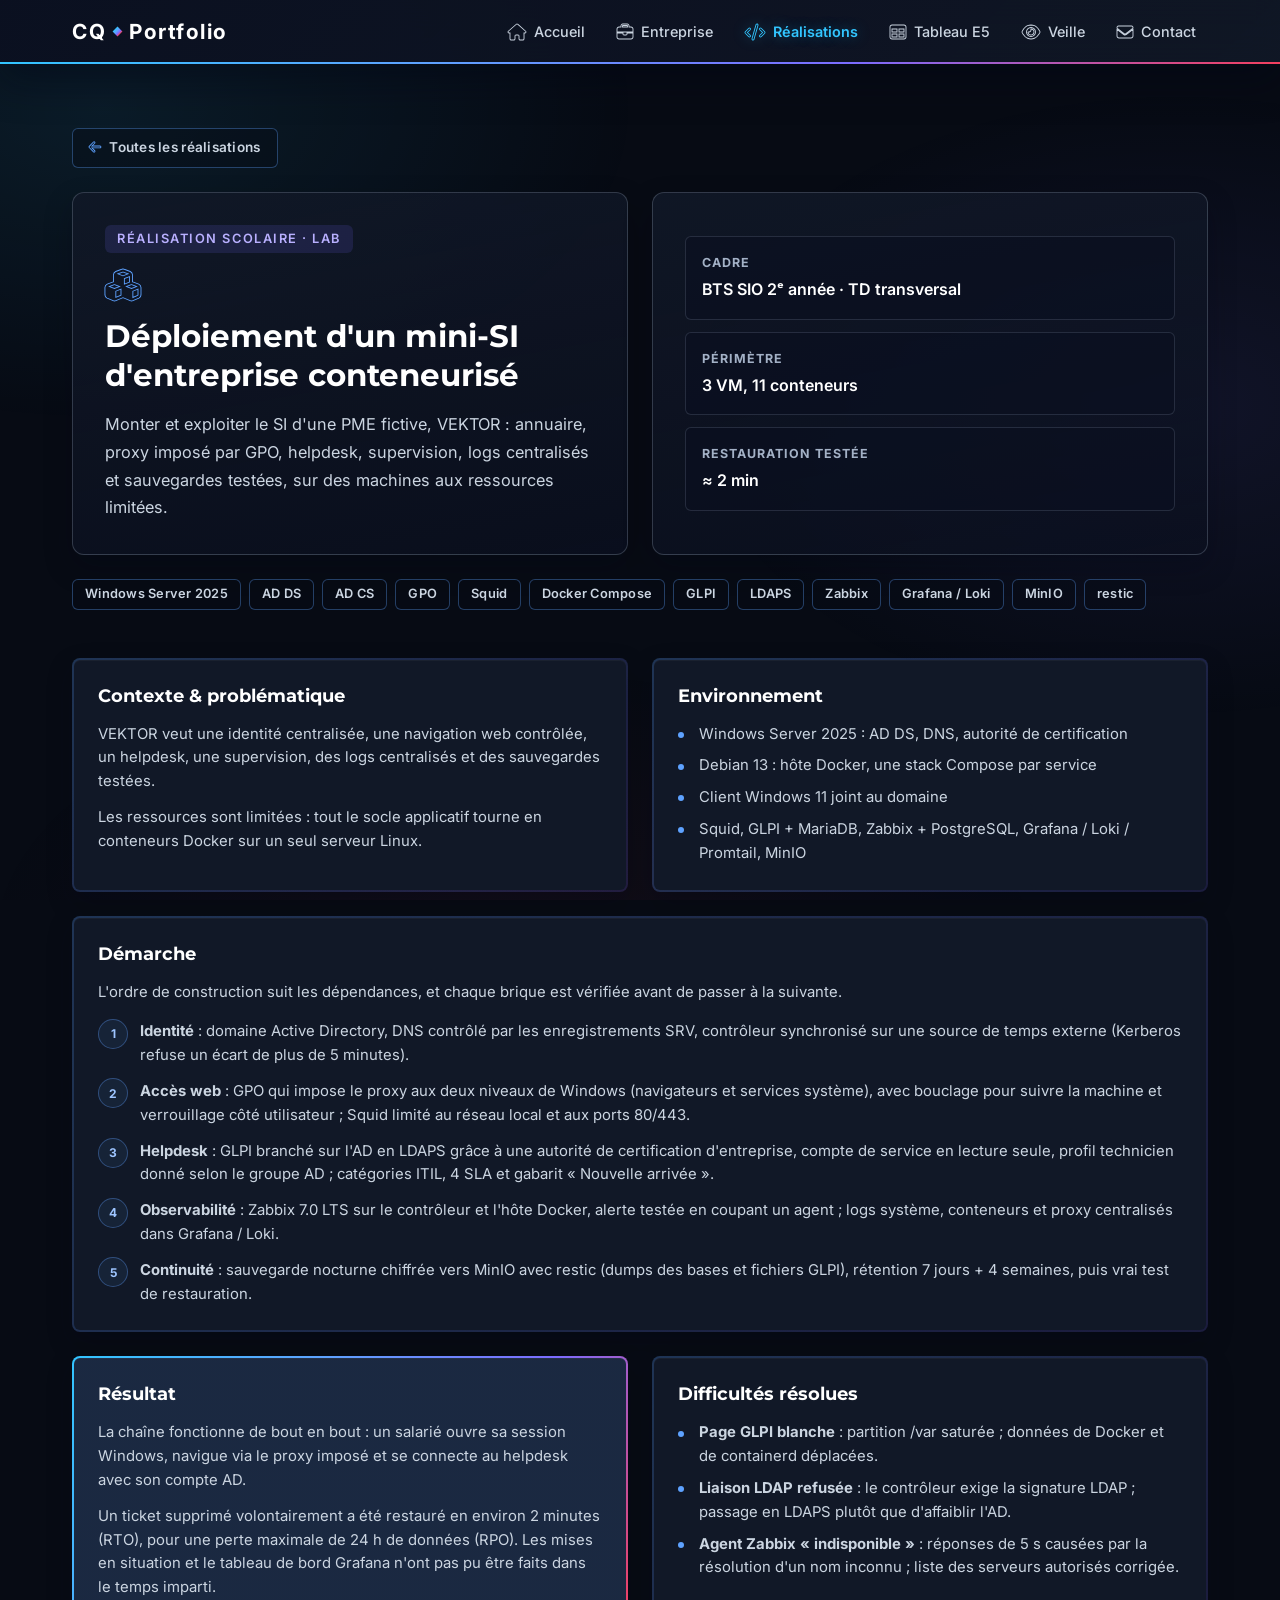
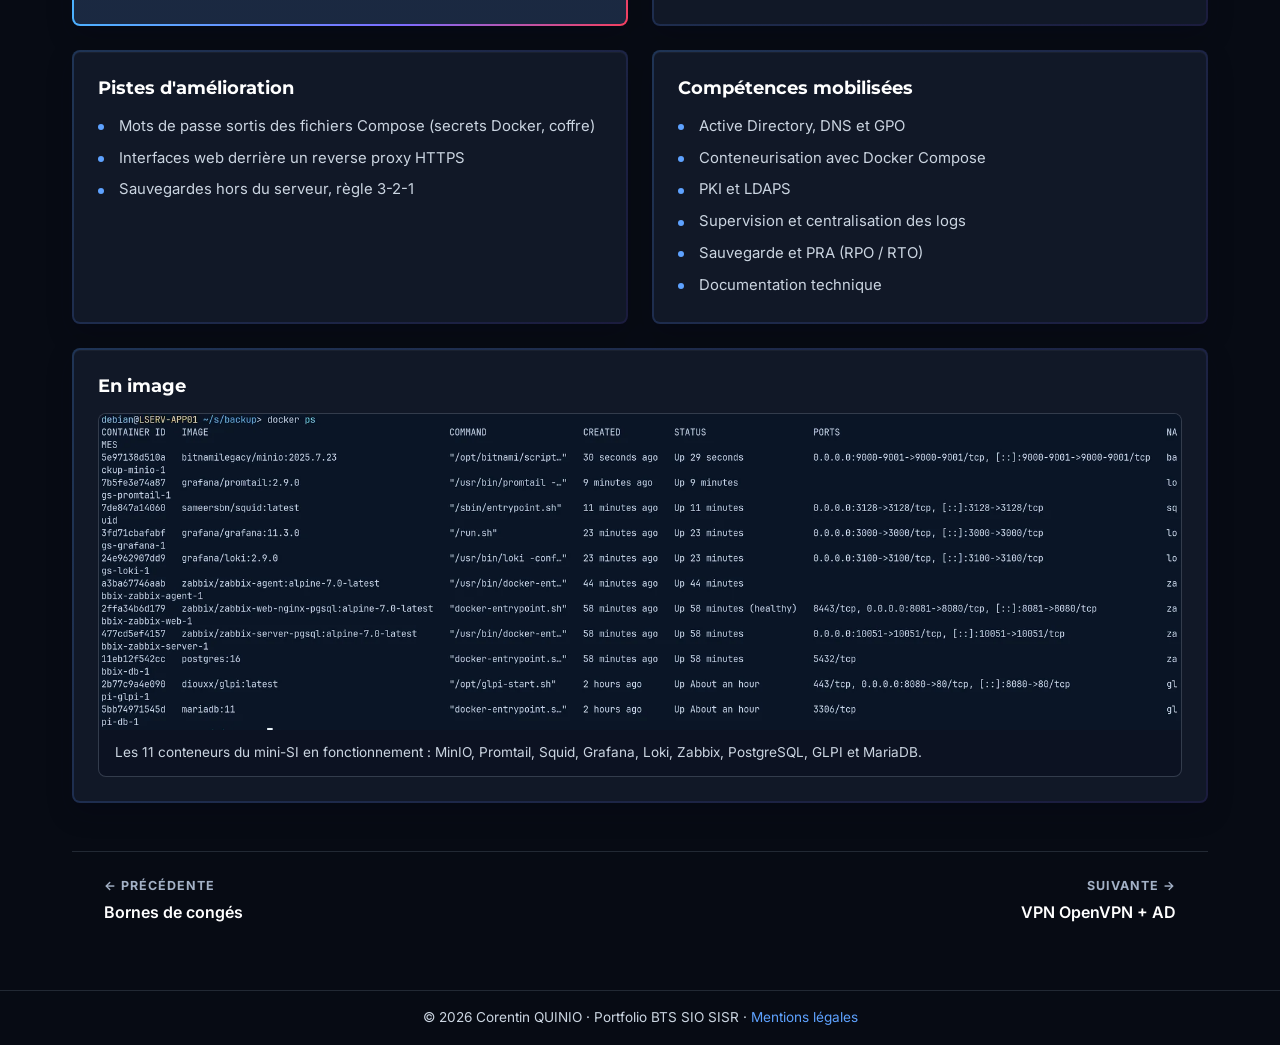
<file: pages/projets/projet6.html>
<!DOCTYPE html>
<html lang="fr">
<head>
    <meta charset="UTF-8">
    <meta name="viewport" content="width=device-width, initial-scale=1.0">
    <title>Mini-SI d&#x27;entreprise · Corentin QUINIO</title>
    <meta name="description" content="Déploiement conteneurisé d&#x27;un mini-SI d&#x27;entreprise (AD, GPO, GLPI en LDAPS, Zabbix, Grafana, sauvegardes restic) par Corentin QUINIO, BTS SIO SISR.">
    <meta property="og:type" content="website">
    <meta property="og:locale" content="fr_FR">
    <meta property="og:site_name" content="Portfolio de Corentin QUINIO">
    <meta property="og:title" content="Mini-SI d&#x27;entreprise · Corentin QUINIO">
    <meta property="og:description" content="Déploiement conteneurisé d&#x27;un mini-SI d&#x27;entreprise (AD, GPO, GLPI en LDAPS, Zabbix, Grafana, sauvegardes restic) par Corentin QUINIO, BTS SIO SISR.">
    <link rel="icon" href="../../assets/favicon.png" type="image/png">
    <link rel="preconnect" href="https://fonts.googleapis.com">
    <link rel="preconnect" href="https://fonts.gstatic.com" crossorigin>
    <link rel="stylesheet" href="https://fonts.googleapis.com/css2?family=Inter:wght@400;500;600;700&family=Montserrat:wght@500;600;700&display=swap">
    <link rel="stylesheet" href="https://cdnjs.cloudflare.com/ajax/libs/font-awesome/6.5.2/css/all.min.css">
    <link rel="stylesheet" href="../../css/style.css">
    <script src="../../js/layout.js"></script>
</head>
<body class="page-secondary">
    <!-- En-tête et pied de page : écrits une seule fois dans js/layout.js -->
    <site-header></site-header>

    <main>
        <section aria-labelledby="project-title">
            <div class="container">
                <a href="../projects.html" class="tag back-link"><i class="fas fa-arrow-left" aria-hidden="true"></i>Toutes les réalisations</a>

                <!-- En-tête de la fiche : présentation à gauche, faits clés à droite -->
                <div class="split project-header">
                    <div class="panel">
                        <p class="kicker kicker--accent">Réalisation scolaire · lab</p>
                        <i class="fas fa-cubes icon-lg" aria-hidden="true"></i>
                        <h1 id="project-title">Déploiement d'un mini-SI d'entreprise conteneurisé</h1>
                        <p class="project-lead">Monter et exploiter le SI d'une PME fictive, VEKTOR : annuaire, proxy imposé par GPO, helpdesk, supervision, logs centralisés et sauvegardes testées, sur des machines aux ressources limitées.</p>
                    </div>
                    <dl class="panel project-facts">
                        <div class="tile"><dt class="eyebrow">Cadre</dt><dd>BTS SIO 2ᵉ année · TD transversal</dd></div>
                        <div class="tile"><dt class="eyebrow">Périmètre</dt><dd>3 VM, 11 conteneurs</dd></div>
                        <div class="tile"><dt class="eyebrow">Restauration testée</dt><dd>≈ 2 min</dd></div>
                    </dl>
                </div>

                <!-- Technologies utilisées -->
                <ul class="tag-list project-tags" aria-label="Technologies utilisées"><li class="tag">Windows Server 2025</li><li class="tag">AD DS</li><li class="tag">AD CS</li><li class="tag">GPO</li><li class="tag">Squid</li><li class="tag">Docker Compose</li><li class="tag">GLPI</li><li class="tag">LDAPS</li><li class="tag">Zabbix</li><li class="tag">Grafana / Loki</li><li class="tag">MinIO</li><li class="tag">restic</li></ul>

                <!-- Corps de la fiche : contexte, environnement, démarche, résultat, difficultés, compétences -->
                <div class="grid grid--2">
                    <article class="card">
                        <h2>Contexte &amp; problématique</h2>
                        <p>VEKTOR veut une identité centralisée, une navigation web contrôlée, un helpdesk, une supervision, des logs centralisés et des sauvegardes testées.</p>
                        <p>Les ressources sont limitées : tout le socle applicatif tourne en conteneurs Docker sur un seul serveur Linux.</p>
                    </article>
                    <article class="card">
                        <h2>Environnement</h2>
                        <ul class="bullet-list"><li>Windows Server 2025 : AD DS, DNS, autorité de certification</li><li>Debian 13 : hôte Docker, une stack Compose par service</li><li>Client Windows 11 joint au domaine</li><li>Squid, GLPI + MariaDB, Zabbix + PostgreSQL, Grafana / Loki / Promtail, MinIO</li></ul>
                    </article>
                    <article class="card span-full">
                        <h2>Démarche</h2>
                        <p>L'ordre de construction suit les dépendances, et chaque brique est vérifiée avant de passer à la suivante.</p>
                        <ol class="steps">
                            <li><strong>Identité</strong> : domaine Active Directory, DNS contrôlé par les enregistrements SRV, contrôleur synchronisé sur une source de temps externe (Kerberos refuse un écart de plus de 5 minutes).</li>
                            <li><strong>Accès web</strong> : GPO qui impose le proxy aux deux niveaux de Windows (navigateurs et services système), avec bouclage pour suivre la machine et verrouillage côté utilisateur ; Squid limité au réseau local et aux ports 80/443.</li>
                            <li><strong>Helpdesk</strong> : GLPI branché sur l'AD en LDAPS grâce à une autorité de certification d'entreprise, compte de service en lecture seule, profil technicien donné selon le groupe AD ; catégories ITIL, 4 SLA et gabarit « Nouvelle arrivée ».</li>
                            <li><strong>Observabilité</strong> : Zabbix 7.0 LTS sur le contrôleur et l'hôte Docker, alerte testée en coupant un agent ; logs système, conteneurs et proxy centralisés dans Grafana / Loki.</li>
                            <li><strong>Continuité</strong> : sauvegarde nocturne chiffrée vers MinIO avec restic (dumps des bases et fichiers GLPI), rétention 7 jours + 4 semaines, puis vrai test de restauration.</li>
                        </ol>
                    </article>
                    <article class="card card--highlight">
                        <h2>Résultat</h2>
                        <p>La chaîne fonctionne de bout en bout : un salarié ouvre sa session Windows, navigue via le proxy imposé et se connecte au helpdesk avec son compte AD.</p>
                        <p>Un ticket supprimé volontairement a été restauré en environ 2 minutes (RTO), pour une perte maximale de 24 h de données (RPO). Les mises en situation et le tableau de bord Grafana n'ont pas pu être faits dans le temps imparti.</p>
                    </article>
                    <article class="card">
                        <h2>Difficultés résolues</h2>
                        <ul class="bullet-list">
                            <li><strong>Page GLPI blanche</strong> : partition /var saturée ; données de Docker et de containerd déplacées.</li>
                            <li><strong>Liaison LDAP refusée</strong> : le contrôleur exige la signature LDAP ; passage en LDAPS plutôt que d'affaiblir l'AD.</li>
                            <li><strong>Agent Zabbix « indisponible »</strong> : réponses de 5 s causées par la résolution d'un nom inconnu ; liste des serveurs autorisés corrigée.</li>
                        </ul>
                    </article>
                    <article class="card">
                        <h2>Pistes d'amélioration</h2>
                        <ul class="bullet-list"><li>Mots de passe sortis des fichiers Compose (secrets Docker, coffre)</li><li>Interfaces web derrière un reverse proxy HTTPS</li><li>Sauvegardes hors du serveur, règle 3-2-1</li></ul>
                    </article>
                    <article class="card">
                        <h2>Compétences mobilisées</h2>
                        <ul class="bullet-list"><li>Active Directory, DNS et GPO</li><li>Conteneurisation avec Docker Compose</li><li>PKI et LDAPS</li><li>Supervision et centralisation des logs</li><li>Sauvegarde et PRA (RPO / RTO)</li><li>Documentation technique</li></ul>
                    </article>
                    <!-- Capture : une image représentative, dans assets/projets/projet6/ -->
                    <article class="card span-full">
                        <h2>En image</h2>
                        <figure class="figure">
                            <img src="../../assets/projets/projet6/conteneurs.webp" width="1800" height="527" loading="lazy" decoding="async" alt="Résultat de docker ps sur le serveur Debian : les 11 conteneurs du mini-SI sont démarrés">
                            <figcaption>Les 11 conteneurs du mini-SI en fonctionnement : MinIO, Promtail, Squid, Grafana, Loki, Zabbix, PostgreSQL, GLPI et MariaDB.</figcaption>
                        </figure>
                    </article>
                </div>

                <!-- Liens vers la réalisation précédente et la suivante -->
                <nav class="project-nav divided" aria-label="Autres réalisations">
                <a href="projet5.html"><span class="eyebrow">← Précédente</span>Bornes de congés</a>
                <a class="next" href="projet7.html"><span class="eyebrow">Suivante →</span>VPN OpenVPN + AD</a>
                </nav>
            </div>
        </section>
    </main>

    <site-footer></site-footer>

    <script src="../../js/script.js"></script>
</body>
</html>
</file>
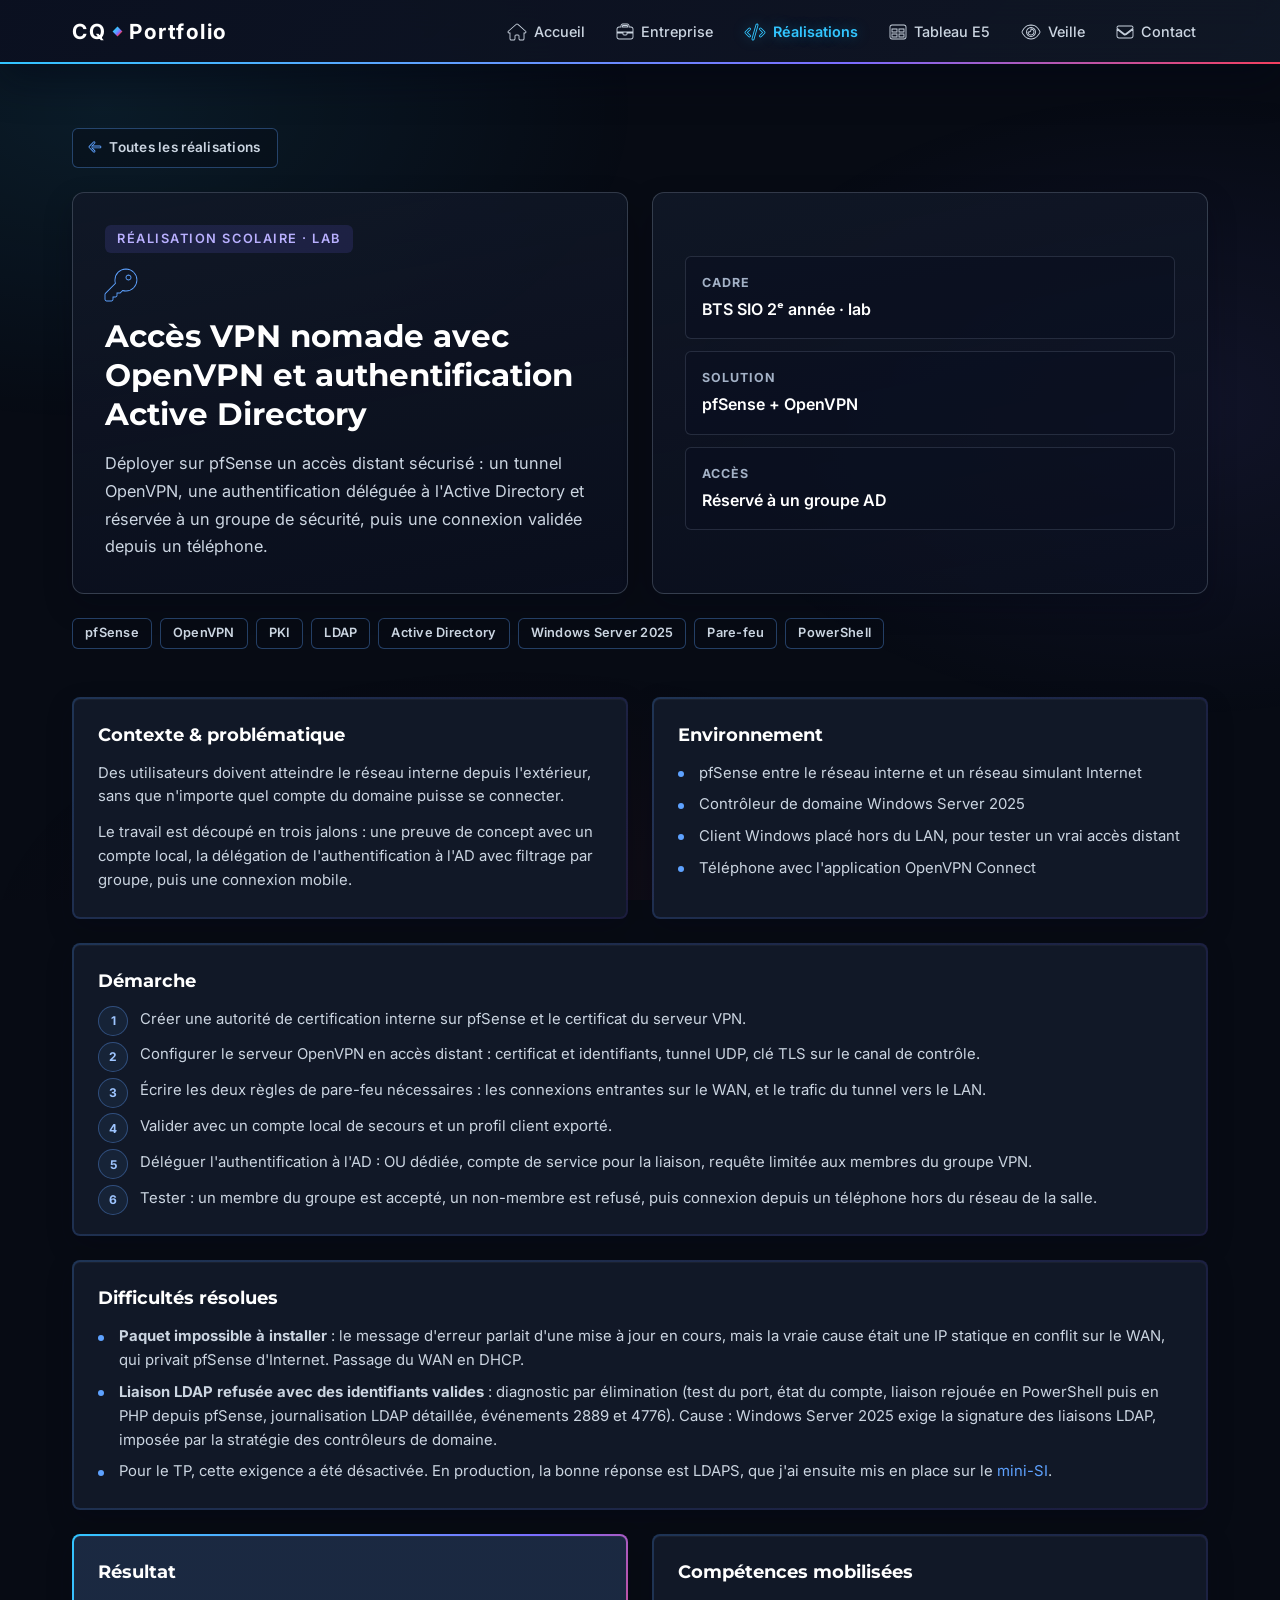
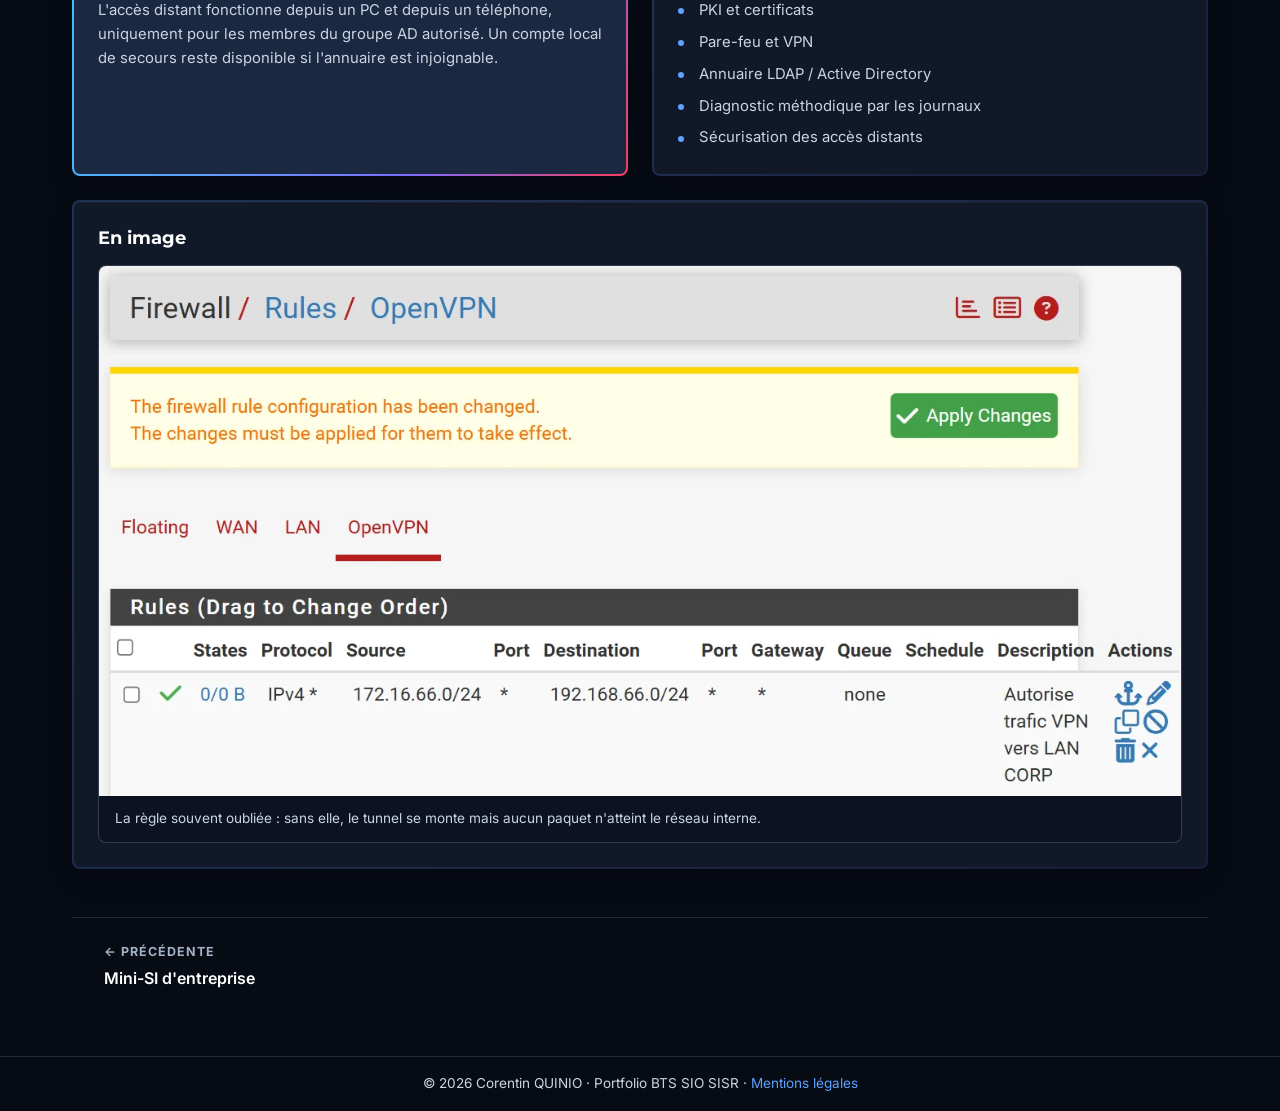
<file: pages/projets/projet7.html>
<!DOCTYPE html>
<html lang="fr">
<head>
    <meta charset="UTF-8">
    <meta name="viewport" content="width=device-width, initial-scale=1.0">
    <title>VPN OpenVPN + AD · Corentin QUINIO</title>
    <meta name="description" content="Accès VPN nomade avec OpenVPN sur pfSense et authentification Active Directory par groupe, par Corentin QUINIO, BTS SIO SISR.">
    <meta property="og:type" content="website">
    <meta property="og:locale" content="fr_FR">
    <meta property="og:site_name" content="Portfolio de Corentin QUINIO">
    <meta property="og:title" content="VPN OpenVPN + AD · Corentin QUINIO">
    <meta property="og:description" content="Accès VPN nomade avec OpenVPN sur pfSense et authentification Active Directory par groupe, par Corentin QUINIO, BTS SIO SISR.">
    <link rel="icon" href="../../assets/favicon.png" type="image/png">
    <link rel="preconnect" href="https://fonts.googleapis.com">
    <link rel="preconnect" href="https://fonts.gstatic.com" crossorigin>
    <link rel="stylesheet" href="https://fonts.googleapis.com/css2?family=Inter:wght@400;500;600;700&family=Montserrat:wght@500;600;700&display=swap">
    <link rel="stylesheet" href="https://cdnjs.cloudflare.com/ajax/libs/font-awesome/6.5.2/css/all.min.css">
    <link rel="stylesheet" href="../../css/style.css">
    <script src="../../js/layout.js"></script>
</head>
<body class="page-secondary">
    <!-- En-tête et pied de page : écrits une seule fois dans js/layout.js -->
    <site-header></site-header>

    <main>
        <section aria-labelledby="project-title">
            <div class="container">
                <a href="../projects.html" class="tag back-link"><i class="fas fa-arrow-left" aria-hidden="true"></i>Toutes les réalisations</a>

                <!-- En-tête de la fiche : présentation à gauche, faits clés à droite -->
                <div class="split project-header">
                    <div class="panel">
                        <p class="kicker kicker--accent">Réalisation scolaire · lab</p>
                        <i class="fas fa-key icon-lg" aria-hidden="true"></i>
                        <h1 id="project-title">Accès VPN nomade avec OpenVPN et authentification Active Directory</h1>
                        <p class="project-lead">Déployer sur pfSense un accès distant sécurisé : un tunnel OpenVPN, une authentification déléguée à l'Active Directory et réservée à un groupe de sécurité, puis une connexion validée depuis un téléphone.</p>
                    </div>
                    <dl class="panel project-facts">
                        <div class="tile"><dt class="eyebrow">Cadre</dt><dd>BTS SIO 2ᵉ année · lab</dd></div>
                        <div class="tile"><dt class="eyebrow">Solution</dt><dd>pfSense + OpenVPN</dd></div>
                        <div class="tile"><dt class="eyebrow">Accès</dt><dd>Réservé à un groupe AD</dd></div>
                    </dl>
                </div>

                <!-- Technologies utilisées -->
                <ul class="tag-list project-tags" aria-label="Technologies utilisées"><li class="tag">pfSense</li><li class="tag">OpenVPN</li><li class="tag">PKI</li><li class="tag">LDAP</li><li class="tag">Active Directory</li><li class="tag">Windows Server 2025</li><li class="tag">Pare-feu</li><li class="tag">PowerShell</li></ul>

                <!-- Corps de la fiche : contexte, environnement, démarche, difficultés, résultat, compétences -->
                <div class="grid grid--2">
                    <article class="card">
                        <h2>Contexte &amp; problématique</h2>
                        <p>Des utilisateurs doivent atteindre le réseau interne depuis l'extérieur, sans que n'importe quel compte du domaine puisse se connecter.</p>
                        <p>Le travail est découpé en trois jalons : une preuve de concept avec un compte local, la délégation de l'authentification à l'AD avec filtrage par groupe, puis une connexion mobile.</p>
                    </article>
                    <article class="card">
                        <h2>Environnement</h2>
                        <ul class="bullet-list"><li>pfSense entre le réseau interne et un réseau simulant Internet</li><li>Contrôleur de domaine Windows Server 2025</li><li>Client Windows placé hors du LAN, pour tester un vrai accès distant</li><li>Téléphone avec l'application OpenVPN Connect</li></ul>
                    </article>
                    <article class="card span-full">
                        <h2>Démarche</h2>
                        <ol class="steps">
                            <li>Créer une autorité de certification interne sur pfSense et le certificat du serveur VPN.</li>
                            <li>Configurer le serveur OpenVPN en accès distant : certificat et identifiants, tunnel UDP, clé TLS sur le canal de contrôle.</li>
                            <li>Écrire les deux règles de pare-feu nécessaires : les connexions entrantes sur le WAN, et le trafic du tunnel vers le LAN.</li>
                            <li>Valider avec un compte local de secours et un profil client exporté.</li>
                            <li>Déléguer l'authentification à l'AD : OU dédiée, compte de service pour la liaison, requête limitée aux membres du groupe VPN.</li>
                            <li>Tester : un membre du groupe est accepté, un non-membre est refusé, puis connexion depuis un téléphone hors du réseau de la salle.</li>
                        </ol>
                    </article>
                    <article class="card span-full">
                        <h2>Difficultés résolues</h2>
                        <ul class="bullet-list">
                            <li><strong>Paquet impossible à installer</strong> : le message d'erreur parlait d'une mise à jour en cours, mais la vraie cause était une IP statique en conflit sur le WAN, qui privait pfSense d'Internet. Passage du WAN en DHCP.</li>
                            <li><strong>Liaison LDAP refusée avec des identifiants valides</strong> : diagnostic par élimination (test du port, état du compte, liaison rejouée en PowerShell puis en PHP depuis pfSense, journalisation LDAP détaillée, événements 2889 et 4776). Cause : Windows Server 2025 exige la signature des liaisons LDAP, imposée par la stratégie des contrôleurs de domaine.</li>
                            <li>Pour le TP, cette exigence a été désactivée. En production, la bonne réponse est LDAPS, que j'ai ensuite mis en place sur le <a href="projet6.html">mini-SI</a>.</li>
                        </ul>
                    </article>
                    <article class="card card--highlight">
                        <h2>Résultat</h2>
                        <p>L'accès distant fonctionne depuis un PC et depuis un téléphone, uniquement pour les membres du groupe AD autorisé. Un compte local de secours reste disponible si l'annuaire est injoignable.</p>
                    </article>
                    <article class="card">
                        <h2>Compétences mobilisées</h2>
                        <ul class="bullet-list"><li>PKI et certificats</li><li>Pare-feu et VPN</li><li>Annuaire LDAP / Active Directory</li><li>Diagnostic méthodique par les journaux</li><li>Sécurisation des accès distants</li></ul>
                    </article>
                    <!-- Capture : une image représentative, dans assets/projets/projet7/ -->
                    <article class="card span-full">
                        <h2>En image</h2>
                        <figure class="figure">
                            <img src="../../assets/projets/projet7/regle-openvpn.webp" width="1326" height="650" loading="lazy" decoding="async" alt="Règle de pare-feu pfSense sur l'interface OpenVPN autorisant le réseau du tunnel vers le LAN">
                            <figcaption>La règle souvent oubliée : sans elle, le tunnel se monte mais aucun paquet n'atteint le réseau interne.</figcaption>
                        </figure>
                    </article>
                </div>

                <!-- Liens vers la réalisation précédente et la suivante -->
                <nav class="project-nav divided" aria-label="Autres réalisations">
                <a href="projet6.html"><span class="eyebrow">← Précédente</span>Mini-SI d'entreprise</a>
                </nav>
            </div>
        </section>
    </main>

    <site-footer></site-footer>

    <script src="../../js/script.js"></script>
</body>
</html>
</file>
<file: css/style.css>
/**
 * ============================================================
 * Portfolio de Corentin QUINIO — feuille de style unique
 * ============================================================
 *
 * Organisation :
 * - Toutes les valeurs (couleurs, espacements, arrondis, ombres) sont
 *   définies une seule fois dans les variables de la partie 1.
 * - Les parties 3 et 4 contiennent des blocs génériques réutilisés sur
 *   toutes les pages (grilles, cartes, boutons, pastilles…).
 * - Les parties suivantes ne contiennent que ce qui est propre à une page.
 * Avant de créer une nouvelle classe, vérifier qu'un bloc générique ne
 * fait pas déjà le travail.
 *
 * Sommaire :
 *  1. Variables (charte graphique)
 *  2. Base : remise à zéro et styles par défaut
 *  3. Mise en page : conteneur, sections, grilles, colonnes
 *  4. Composants : titres, libellés, pastilles, boutons, surfaces, icônes, listes
 *  5. En-tête et navigation
 *  6. Accueil : bandeau de présentation
 *  7. Accueil : parcours (frise chronologique)
 *  8. Accueil : compétences (cartes retournables)
 *  9. Réalisations : cartes et tableau de synthèse E5
 * 10. Réalisations : fiche détaillée
 * 11. Page Entreprise
 * 12. Page Veille
 * 13. Page Contact
 * 14. Pied de page
 * 15. Adaptation aux écrans (tablette, mobile)
 * 16. Animations et mouvement réduit
 */

/* ============================================================
 * 1. VARIABLES (charte graphique)
 * ============================================================ */
:root {
    /* --- Couleurs de base ---
       Chaque couleur est écrite une seule fois, sous forme de canaux R, G, B.
       Toutes les teintes du site en dérivent avec rgba(var(--rgb-…), opacité),
       ce qui garantit une charte identique partout. Le script du fond animé
       lit aussi ces valeurs. */
    --rgb-cyan: 50, 197, 255;           /* #32C5FF : début des dégradés */
    --rgb-blue: 94, 162, 255;           /* #5EA2FF : couleur principale */
    --rgb-blue-light: 158, 197, 255;    /* #9EC5FF : survols, textes mis en avant */
    --rgb-violet: 123, 108, 255;        /* #7B6CFF : couleur d'accent */
    --rgb-violet-light: 185, 176, 255;  /* #B9B0FF : texte sur fond violet */
    --rgb-red: 244, 63, 94;             /* #F43F5E : fin des dégradés */

    --rgb-navy-950: 7, 11, 20;          /* #070B14 : fond de page */
    --rgb-navy-900: 11, 16, 32;         /* #0B1020 : fond de page (bas du dégradé) */
    --rgb-navy-850: 17, 24, 39;         /* #111827 : fond des cartes */
    --rgb-navy-800: 26, 33, 53;         /* #1A2135 : fond des cartes en relief */
    --rgb-plum-900: 30, 17, 30;         /* #1E111E : reflet rouge de l'en-tête */

    --rgb-slate-light: 203, 213, 225;   /* #CBD5E1 : texte courant */
    --rgb-slate: 163, 177, 198;         /* #A3B1C6 : bordures et textes discrets */
    --rgb-white: 255, 255, 255;
    --rgb-shadow: 2, 6, 23;             /* #020617 : couleur de toutes les ombres */

    /* --- Couleurs utilisées dans le site --- */
    --color-primary: rgb(var(--rgb-blue));
    --color-cyan: rgb(var(--rgb-cyan));
    --color-primary-light: rgb(var(--rgb-blue-light));
    --color-accent: rgb(var(--rgb-violet));
    --color-accent-light: rgb(var(--rgb-violet-light));

    --bg-page: rgb(var(--rgb-navy-950));
    --bg-page-alt: rgb(var(--rgb-navy-900));
    --bg-card: rgb(var(--rgb-navy-850));
    --bg-card-raised: rgb(var(--rgb-navy-800));

    /* Texte : trois niveaux seulement */
    --text-primary: rgb(var(--rgb-white));   /* titres, valeurs importantes */
    --text-body: rgb(var(--rgb-slate-light)); /* paragraphes */
    --text-muted: rgb(var(--rgb-slate));     /* libellés, métadonnées */

    /* Teintes transparentes (fonds d'icônes, pastilles, survols) */
    --tint-primary: rgba(var(--rgb-blue), 0.08);
    --tint-primary-strong: rgba(var(--rgb-blue), 0.14);
    --tint-accent: rgba(var(--rgb-violet), 0.14);

    /* Surfaces */
    --surface-panel: linear-gradient(170deg, rgba(var(--rgb-navy-850), 0.9), rgba(var(--rgb-navy-900), 0.75));
    --surface-inset: rgba(var(--rgb-navy-900), 0.6);
    --surface-pill: rgba(var(--rgb-navy-950), 0.4);
    --surface-glass: linear-gradient(145deg, rgba(var(--rgb-navy-950), 0.55), rgba(var(--rgb-navy-950), 0.3));
    --surface-menu: rgba(var(--rgb-navy-950), 0.97);

    /* Bordures */
    --border-subtle: rgba(var(--rgb-slate), 0.18);
    --border-panel: rgba(var(--rgb-slate), 0.26);
    --border-accent: rgba(var(--rgb-blue), 0.35);
    --border-accent-hover: rgba(var(--rgb-blue-light), 0.7);

    /* Dégradés de la charte (cyan → bleu → violet → rouge).
       --gradient-inline et --gradient-vertical ont les mêmes paliers que
       TIMELINE_STOPS dans script.js (couleur des points de la frise). */
    --gradient-main: linear-gradient(120deg, rgb(var(--rgb-cyan)) 0%, rgb(var(--rgb-blue)) 36%, rgb(var(--rgb-violet)) 68%, rgb(var(--rgb-red)) 100%);
    --gradient-inline: linear-gradient(90deg, rgb(var(--rgb-cyan)) 0%, rgb(var(--rgb-blue)) 40%, rgb(var(--rgb-violet)) 70%, rgb(var(--rgb-red)) 100%);
    /* Dégradé qui revient à sa couleur de départ : répété, il ne montre aucune cassure (traits animés) */
    --gradient-loop: linear-gradient(90deg, rgb(var(--rgb-cyan)), rgb(var(--rgb-blue)), rgb(var(--rgb-violet)), rgb(var(--rgb-red)), rgb(var(--rgb-violet)), rgb(var(--rgb-blue)), rgb(var(--rgb-cyan)));
    --gradient-vertical: linear-gradient(180deg, rgb(var(--rgb-cyan)) 0%, rgb(var(--rgb-blue)) 40%, rgb(var(--rgb-violet)) 70%, rgb(var(--rgb-red)) 100%);
    --gradient-border: linear-gradient(135deg, rgba(var(--rgb-blue), 0.28), rgba(var(--rgb-violet), 0.18));
    --gradient-border-hover: linear-gradient(135deg, rgba(var(--rgb-blue-light), 0.6), rgba(var(--rgb-violet), 0.4));
    --gradient-header: linear-gradient(135deg, rgba(var(--rgb-navy-900), 0.94) 0%, rgba(var(--rgb-navy-850), 0.9) 100%);

    /* Halos lumineux en arrière-plan */
    --glow-page:
        radial-gradient(ellipse 60% 50% at 8% 12%, rgba(var(--rgb-cyan), 0.09) 0%, transparent 70%),
        radial-gradient(ellipse 55% 50% at 92% 45%, rgba(var(--rgb-violet), 0.09) 0%, transparent 70%),
        radial-gradient(ellipse 60% 45% at 40% 105%, rgba(var(--rgb-red), 0.05) 0%, transparent 70%);
    --glow-hero:
        radial-gradient(circle at 24% 62%, rgba(var(--rgb-blue), 0.10) 0%, transparent 34%),
        radial-gradient(circle at 72% 34%, rgba(var(--rgb-violet), 0.08) 0%, transparent 30%),
        radial-gradient(ellipse at 50% 50%, rgba(var(--rgb-navy-950), 0.05) 20%, rgba(var(--rgb-navy-950), 0.62) 100%);
    --glow-glass:
        radial-gradient(circle at 15% 20%, rgba(var(--rgb-blue), 0.15), transparent 36%),
        radial-gradient(circle at 82% 72%, rgba(var(--rgb-violet), 0.12), transparent 40%);

    /* Ombres */
    --shadow-card: inset 0 1px 0 rgba(var(--rgb-white), 0.04), 0 10px 26px rgba(var(--rgb-shadow), 0.22);
    --shadow-card-hover: inset 0 1px 0 rgba(var(--rgb-white), 0.06), 0 14px 30px rgba(var(--rgb-shadow), 0.3);
    --shadow-panel: 0 12px 28px rgba(var(--rgb-shadow), 0.28);
    --shadow-header: 0 16px 40px rgba(var(--rgb-shadow), 0.45);
    --shadow-glow: 0 14px 32px rgba(var(--rgb-violet), 0.28);
    --shadow-glow-sm: 0 4px 16px rgba(var(--rgb-violet), 0.3);
    --shadow-dot: 0 0 18px rgba(var(--rgb-violet), 0.55);
    --shadow-line: 0 0 20px rgba(var(--rgb-violet), 0.35);
    --shadow-logo: drop-shadow(0 8px 24px rgba(var(--rgb-shadow), 0.5));
    --shadow-icon: drop-shadow(0 0 8px rgba(var(--rgb-blue), 0.5));

    /* --- Espacements : une seule échelle pour tout le site --- */
    --space-1: 0.25rem;
    --space-2: 0.5rem;
    --space-3: 0.75rem;
    --space-4: 1rem;
    --space-5: 1.5rem;
    --space-6: 2rem;
    --space-7: 3rem;
    --space-8: 4rem;
    --gap: var(--space-5);              /* écart standard entre les cartes */

    /* --- Arrondis --- */
    --radius-sm: 6px;
    --radius: 8px;
    --radius-lg: 12px;
    --radius-pill: 999px;               /* réservé aux éléments ronds (points, cercles) */

    /* --- Typographie --- */
    --font-body: 'Inter', sans-serif;
    --font-title: 'Montserrat', sans-serif;
    --font-code: 'Courier New', monospace;

    /* --- Mise en page --- */
    --header-h: 64px;                   /* hauteur de l'en-tête fixe */
    --container: 1200px;                /* largeur maximale du contenu */

    /* --- Animations --- */
    --anim-slow: 8s;                    /* défilement des dégradés animés */
    --ease-bounce: cubic-bezier(0.34, 1.56, 0.64, 1);
    --transition-card: transform 0.25s ease, box-shadow 0.25s ease, background 0.25s ease;
}

/* ============================================================
 * 2. BASE : remise à zéro et styles par défaut
 * ============================================================ */
* {
    margin: 0;
    padding: 0;
    box-sizing: border-box;
}

html {
    scroll-behavior: smooth;
    /* Les ancres ne passent pas sous l'en-tête fixe */
    scroll-padding-top: var(--header-h);
}

/* La page est une colonne : le pied de page reste en bas même si le contenu est court */
body {
    display: flex;
    flex-direction: column;
    min-height: 100vh;
    overflow-x: hidden;
    font-family: var(--font-body);
    line-height: 1.6;
    color: var(--text-primary);
    background: var(--bg-page);
}

/* Halo lumineux fixe derrière tout le site */
body::before {
    content: '';
    position: fixed;
    inset: 0;
    z-index: 0;
    background: var(--glow-page);
    pointer-events: none;
}

main {
    position: relative;
    z-index: 1;
    flex: 1;
}

/* Sur les pages autres que l'accueil, le contenu commence sous l'en-tête fixe */
body.page-secondary main {
    padding-top: var(--header-h);
}

h1, h2, h3, h4 {
    font-family: var(--font-title);
    line-height: 1.25;
    color: var(--text-primary);
}

p {
    color: var(--text-body);
}

ul,
ol {
    list-style: none;
}

a {
    color: var(--color-primary);
    text-decoration: none;
    transition: color 0.3s ease;
}

a:hover {
    color: var(--color-primary-light);
}

img {
    display: block;
    max-width: 100%;
    height: auto;
}

code {
    padding: 0.1em 0.4em;
    border-radius: 6px;
    font-family: var(--font-code);
    font-size: 0.9em;
    color: var(--color-primary-light);
    background: var(--tint-primary);
}

/* Contour visible lors de la navigation au clavier */
:focus-visible {
    outline: 2px solid var(--color-primary-light);
    outline-offset: 3px;
    border-radius: 4px;
}

/* Texte lu par les lecteurs d'écran mais invisible à l'écran */
.visually-hidden {
    position: absolute;
    width: 1px;
    height: 1px;
    padding: 0;
    margin: -1px;
    overflow: hidden;
    clip: rect(0, 0, 0, 0);
    white-space: nowrap;
    border: 0;
}

/* Icônes Font Awesome dessinées en contour (centre transparent) : signature du site.
   :where() garde une spécificité nulle pour que chaque bloc puisse changer la taille. */
:where(i[class*="fa-"]) {
    color: transparent;
    -webkit-text-fill-color: transparent;
    -webkit-text-stroke: 0.9px var(--color-primary);
    transition: -webkit-text-stroke-color 0.3s ease, filter 0.3s ease, transform 0.3s ease;
}

:where(a:hover i[class*="fa-"]) {
    -webkit-text-stroke-color: var(--color-primary-light);
    filter: var(--shadow-icon);
}

/* Texte rempli avec le dégradé de la charte */
.text-gradient {
    background: var(--gradient-inline);
    -webkit-background-clip: text;
    background-clip: text;
    -webkit-text-fill-color: transparent;
    color: transparent;
}

/* ============================================================
 * 3. MISE EN PAGE
 * ============================================================ */

/* Conteneur centré, largeur limitée */
.container {
    max-width: var(--container);
    margin: 0 auto;
    padding: 0 var(--space-6);
}

section {
    position: relative;
    padding: var(--space-8) 0;
}

/* Fine ligne de séparation au-dessus d'un bloc */
.divided {
    border-top: 1px solid var(--border-subtle);
}

/* Grilles : .grid + une variante pour le nombre de colonnes */
.grid {
    display: grid;
    grid-template-columns: minmax(0, 1fr); /* une colonne qui ne s'élargit pas selon son contenu (carrousels) */
    gap: var(--gap);
}

.grid--2 { grid-template-columns: repeat(2, minmax(0, 1fr)); }
.grid--3 { grid-template-columns: repeat(3, minmax(0, 1fr)); }
.grid--4 { grid-template-columns: repeat(4, minmax(0, 1fr)); }
.grid--tight { gap: var(--space-4); }

/* Élément qui occupe toute la largeur d'une grille */
.span-full {
    grid-column: 1 / -1;
}

/* Deux colonnes côte à côte (texte et visuel) */
.split {
    display: grid;
    grid-template-columns: repeat(2, minmax(0, 1fr));
    gap: var(--space-7);
    align-items: center;
}

/* Variante : colonne de gauche plus large, alignée en haut */
.split--wide {
    grid-template-columns: 1.4fr 1fr;
    align-items: start;
}

/* ============================================================
 * 4. COMPOSANTS
 * ============================================================ */

/* --- Titre de section avec trait dégradé dessous ---
   h2 sur l'accueil, h1 en haut des autres pages. */
.section-title {
    position: relative;
    margin-bottom: var(--space-7);
    font-size: clamp(1.8rem, 3.5vw, 2.3rem);
    text-align: center;
}

.section-title::after {
    content: '';
    position: absolute;
    bottom: -12px;
    left: 50%;
    width: 80px;
    height: 3px;
    border-radius: 2px;
    background: var(--gradient-inline);
    transform: translateX(-50%);
}

/* Phrase d'accroche de l'À propos (reprise du CV) */
.about-lead {
    font-family: var(--font-title);
    font-size: 1.15rem;
    font-weight: 600;
    background: var(--gradient-inline);
    -webkit-background-clip: text;
    background-clip: text;
    -webkit-text-fill-color: transparent;
}

/* Variante alignée à gauche */
.section-title--left {
    text-align: left;
}

.section-title--left::after {
    left: 0;
    transform: none;
}

/* Variante plus petite, pour un sous-bloc */
.section-title--sm {
    margin-bottom: var(--space-6);
    font-size: clamp(1.4rem, 2.6vw, 1.9rem);
}

/* Phrase d'introduction centrée sous un titre */
.section-intro {
    max-width: 66ch;
    margin: calc(-1 * var(--space-4)) auto var(--space-6);
    text-align: center;
}

/* En-tête des pages secondaires : pastille + titre + phrase */
.page-hero {
    max-width: 760px;
    margin: 0 auto var(--space-7);
    text-align: center;
}

.page-hero .kicker {
    margin-bottom: var(--space-4);
}

.page-hero .section-title {
    margin-bottom: var(--space-6);
}

/* --- Petit libellé en capitales (« Formation », « Sources »…) --- */
.eyebrow {
    display: block;
    font-family: var(--font-body);
    font-size: 0.78rem;
    font-weight: 700;
    letter-spacing: 0.08em;
    text-transform: uppercase;
    color: var(--text-muted);
}

/* --- Pastilles ---
   .kicker : fond coloré, en capitales (type de page, type de réalisation)
   .tag    : contour, pour les technologies et outils */
.kicker,
.tag {
    display: inline-flex;
    align-items: center;
    gap: var(--space-2);
    padding: var(--space-1) var(--space-3);
    border-radius: var(--radius-sm);
    font-size: 0.8rem;
    font-weight: 600;
    letter-spacing: 0.02em;
    white-space: nowrap;
}

.kicker {
    letter-spacing: 0.12em;
    text-transform: uppercase;
    color: var(--color-primary-light);
    background: var(--tint-primary-strong);
}

/* Variante violette : réalisations en lab */
.kicker--accent {
    color: var(--color-accent-light);
    background: var(--tint-accent);
}

.tag {
    border: 1px solid var(--border-accent);
    color: var(--text-body);
    background: var(--surface-pill);
}

a.tag:hover {
    border-color: var(--border-accent-hover);
    color: var(--text-primary);
}

.tag-list {
    display: flex;
    flex-wrap: wrap;
    gap: var(--space-2);
}

/* --- Bordure dégradée ---
   Technique commune aux boutons et aux cartes : deux fonds superposés,
   l'un limité à l'intérieur (padding-box), l'autre visible sous la bordure
   transparente (border-box). Chaque bloc règle simplement --fill et --edge. */
.btn,
.card {
    --fill: linear-gradient(var(--bg-card), var(--bg-card));
    border: 2px solid transparent;
    background: var(--fill) padding-box, var(--edge) border-box;
}

/* --- Boutons --- */
.btn {
    --edge: var(--gradient-main);
    display: inline-flex;
    align-items: center;
    gap: var(--space-2);
    padding: 0.58rem 1.15rem;
    border-radius: var(--radius-sm);
    font-family: inherit;
    font-size: 0.95rem;
    font-weight: 600;
    color: var(--text-primary);
    cursor: pointer;
    transition: transform 0.3s ease, box-shadow 0.3s ease;
}

.btn:hover {
    --fill: linear-gradient(var(--bg-page-alt), var(--bg-page-alt));
    --edge: var(--gradient-inline);
    color: var(--text-primary);
    transform: translateY(-2px);
    box-shadow: var(--shadow-glow);
}

/* Bouton secondaire : contour bleu uni et fond transparent.
   Il n'utilise pas la bordure dégradée : avec un fond intérieur transparent,
   le dégradé de bordure deviendrait visible sur toute la surface du bouton. */
.btn--secondary {
    border-color: var(--color-primary);
    background: transparent;
}

.btn--secondary:hover {
    border-color: var(--color-primary-light);
    background: var(--tint-primary-strong);
}

/* Icône dans un bouton : trait blanc (currentColor vaut transparent avec la règle des icônes) */
.btn i {
    -webkit-text-stroke-color: var(--text-primary);
}

.btn-row {
    display: flex;
    flex-wrap: wrap;
    gap: var(--space-3);
}

/* --- Surfaces ---
   .card  : carte à bordure dégradée (contenu principal)
   .panel : grand bloc qui regroupe plusieurs éléments
   .tile  : petit encart discret, souvent à l'intérieur d'un .panel */
.card {
    --edge: var(--gradient-border);
    position: relative;
    padding: var(--space-5);
    border-radius: var(--radius);
    box-shadow: var(--shadow-card);
    transition: var(--transition-card);
}

/* Carte mise en avant (ex. « Résultat » d'une fiche) : bordure dégradée et fond teinté */
.card--highlight {
    --fill: linear-gradient(color-mix(in srgb, var(--bg-card) 88%, var(--color-primary)), color-mix(in srgb, var(--bg-card) 88%, var(--color-primary)));
    --edge: var(--gradient-main);
}

/* Une carte cliquable se soulève au survol */
a.card {
    color: inherit;
}

a.card:hover {
    --edge: var(--gradient-border-hover);
    color: inherit;
    transform: translateY(-4px);
    box-shadow: var(--shadow-card-hover);
}

.panel {
    padding: var(--space-6);
    border: 1px solid var(--border-panel);
    border-radius: var(--radius-lg);
    background: var(--surface-panel);
    box-shadow: var(--shadow-panel);
}

.tile {
    padding: var(--space-4);
    border: 1px solid var(--border-subtle);
    border-radius: var(--radius-sm);
    background: var(--surface-inset);
}

/* Typographie par défaut à l'intérieur des surfaces.
   :where() ramène la spécificité de ces règles à celle d'une simple balise :
   n'importe quelle classe (.eyebrow, .kpi-value, .work-card-body h3…) peut donc
   les remplacer sans conflit. */
:where(.card, .panel) h2 {
    margin-bottom: var(--space-4);
    font-size: 1.15rem;
}

:where(.card, .panel, .tile) h3 {
    margin-bottom: var(--space-2);
    font-size: 1.05rem;
}

:where(.card, .tile) p {
    font-size: 0.93rem;
}

:where(.card) p + p {
    margin-top: var(--space-3);
}

:where(.card) .tag-list {
    margin-top: var(--space-4);
}

/* --- Icônes --- */

/* Grande icône posée au-dessus d'un titre */
.icon-lg {
    display: block;
    margin-bottom: var(--space-4);
    font-size: 2rem;
}

/* --- Couleur d'accent ---
   Dans une grille, chaque élément prend tour à tour une couleur de la charte
   (cyan, bleu, violet, rouge) : elle colore l'icône et son carré teinté.
   Un bloc peut aussi fixer --accent-rgb lui-même. */
.grid > :nth-child(4n+1) { --accent-rgb: var(--rgb-cyan); }
.grid > :nth-child(4n+2) { --accent-rgb: var(--rgb-blue); }
.grid > :nth-child(4n+3) { --accent-rgb: var(--rgb-violet); }
.grid > :nth-child(4n+4) { --accent-rgb: var(--rgb-red); }

.icon-lg,
.icon-box i {
    -webkit-text-stroke-color: rgb(var(--accent-rgb, var(--rgb-blue)));
}

/* Icône dans un carré teinté */
.icon-box {
    display: grid;
    place-items: center;
    flex-shrink: 0;
    width: 48px;
    height: 48px;
    border-radius: var(--radius-sm);
    font-size: 1.35rem;
    background: rgba(var(--accent-rgb, var(--rgb-blue)), 0.12);
}

/* --- Icône à gauche, texte à droite (faits, contacts, chiffres clés) ---
   Structure : icône, puis .eyebrow (libellé), .media-value (valeur), .media-detail (précision) */
.media {
    display: flex;
    align-items: flex-start;
    gap: var(--space-4);
}

.media > i {
    flex-shrink: 0;
    width: 28px;
    margin-top: 0.15rem;
    font-size: 1.35rem;
    text-align: center;
}

.media .eyebrow {
    margin-bottom: var(--space-1);
}

.media-value {
    display: block;
    font-weight: 600;
    color: var(--text-primary);
}

a.media-value:hover {
    color: var(--color-primary-light);
}

.media-detail {
    display: block;
    font-size: 0.88rem;
    color: var(--text-body);
}

/* --- Listes --- */

/* Liste à puces rondes bleues */
.bullet-list {
    display: grid;
    gap: var(--space-2);
}

.bullet-list li {
    position: relative;
    padding-left: 1.3rem;
    font-size: 0.93rem;
    color: var(--text-body);
}

.bullet-list li::before {
    content: '';
    position: absolute;
    top: 0.62em;
    left: 0;
    width: 6px;
    height: 6px;
    border-radius: 50%;
    background: var(--color-primary);
}

/* Liste d'étapes numérotées dans des pastilles rondes */
.steps {
    display: grid;
    gap: var(--space-3);
    counter-reset: step;
}

/* Liste précédée d'une phrase d'introduction : même écart qu'entre deux paragraphes */
:where(p) + :is(.steps, .bullet-list) {
    margin-top: var(--space-4);
}

.steps li {
    position: relative;
    padding-left: 2.6rem;
    font-size: 0.93rem;
    color: var(--text-body);
    counter-increment: step;
}

.steps li::before {
    content: counter(step);
    position: absolute;
    top: -0.1rem;
    left: 0;
    display: grid;
    place-items: center;
    width: 1.75rem;
    height: 1.75rem;
    border: 1px solid var(--border-accent);
    border-radius: 50%;
    font-size: 0.75rem;
    font-weight: 700;
    color: var(--color-primary-light);
    background: var(--tint-primary);
}

/* --- Texte courant : paragraphes espacés et lisibles --- */
.prose p {
    line-height: 1.75;
}

.prose p + p,
.prose p + ul,
.prose ul + p {
    margin-top: var(--space-4);
}

.prose strong {
    color: var(--text-primary);
}

/* --- Image avec légende --- */
.figure {
    overflow: hidden;
    border: 1px solid var(--border-panel);
    border-radius: var(--radius);
    background: var(--surface-inset);
}

.figure img {
    width: 100%;
}

.figure figcaption {
    padding: var(--space-3) var(--space-4);
    font-size: 0.85rem;
    color: var(--text-body);
}

/* --- Schéma en étapes (réalisations sans capture publiable) ---
   Étapes numérotées reliées par des flèches : en ligne sur grand écran,
   en colonne sur mobile (partie 15). S'utilise dans .figure--flow. */
.figure--flow {
    background: var(--surface-inset);
}

.flow {
    display: grid;
    grid-auto-columns: minmax(0, 1fr);
    grid-auto-flow: column;
    gap: var(--space-6);
    padding: var(--space-5);
}

.flow li {
    position: relative;
    padding: var(--space-4);
    border: 1px solid var(--border-subtle);
    border-radius: var(--radius-sm);
    background: var(--bg-card);
    font-size: 0.85rem;
    line-height: 1.5;
    color: var(--text-body);
}

.flow li strong {
    color: var(--text-primary);
}

/* Dernière étape : le résultat, mis en avant */
.flow li:last-child {
    border-color: var(--border-accent);
    background: var(--tint-primary);
}

/* Flèche entre deux étapes, dans l'espace qui les sépare */
.flow li + li::before {
    content: '';
    position: absolute;
    top: 50%;
    left: calc(-1 * var(--space-6) + var(--space-2));
    width: calc(var(--space-6) - 2 * var(--space-2));
    height: 2px;
    background: var(--color-primary);
}

.flow li + li::after {
    content: '';
    position: absolute;
    top: calc(50% - 4px);
    left: calc(-1 * var(--space-2) - 6px);
    border: 5px solid transparent;
    border-left-color: var(--color-primary);
}

.flow-step-num {
    display: block;
    margin-bottom: var(--space-2);
    font-family: var(--font-title);
    font-size: 0.75rem;
    font-weight: 700;
    letter-spacing: 1px;
    color: var(--color-primary);
}

/* --- Carrousel ---
   Un bloc [data-carousel] contient une piste .carousel-track qui défile
   horizontalement, des flèches .carousel-btn et, en option, un compteur
   [data-carousel-count] et une barre .carousel-progress (script.js). */
.carousel-controls {
    display: flex;
    gap: var(--space-2);
}

.carousel-btn {
    width: 36px;
    height: 36px;
    border: 1px solid var(--border-accent);
    border-radius: 50%;
    background: var(--tint-primary);
    cursor: pointer;
    transition: transform 0.2s ease, background 0.2s ease, border-color 0.2s ease, opacity 0.2s ease;
}

.carousel-btn:hover:not(:disabled) {
    border-color: var(--border-accent-hover);
    background: var(--tint-primary-strong);
    transform: translateY(-1px);
}

/* Début ou fin de la piste atteint */
.carousel-btn:disabled {
    opacity: 0.35;
    cursor: default;
}

/* Barre de progression : --progress va de 0 à 1 */
.carousel-progress {
    height: 2px;
    margin-top: var(--space-4);
    border-radius: 2px;
    background: var(--border-subtle);
    overflow: hidden;
}

.carousel-progress span {
    display: block;
    height: 100%;
    background: var(--gradient-inline);
    transform: scaleX(var(--progress, 0));
    transform-origin: left;
    transition: transform 0.15s linear;
}

/* ============================================================
 * 5. EN-TÊTE ET NAVIGATION
 * ============================================================ */

/* Balises <site-header> et <site-footer> (js/layout.js) : simples enveloppes,
   sans effet sur la mise en page ; seuls <header> et <footer> comptent. */
site-header,
site-footer {
    display: contents;
}

/* En-tête fixé en haut, fond semi-transparent flouté */
header {
    position: fixed;
    top: 0;
    z-index: 1000;
    width: 100%;
    height: var(--header-h);
    background: var(--gradient-header);
    box-shadow: var(--shadow-header);
    backdrop-filter: blur(15px);
}

/* Trait dégradé animé sous l'en-tête */
header::after {
    content: '';
    position: absolute;
    right: 0;
    bottom: 0;
    left: 0;
    height: 2px;
    background: var(--gradient-loop);
    background-size: 200% 100%;
    animation: gradientSlide var(--anim-slow) linear infinite;
}

nav {
    display: flex;
    align-items: center;
    justify-content: space-between;
    max-width: var(--container);
    height: 100%;
    margin: 0 auto;
    padding: 0 var(--space-6);
}

/* Logo texte « CQ ◆ Portfolio » */
.nav-title a {
    display: inline-flex;
    align-items: center;
    gap: var(--space-2);
    font-size: 1.3rem;
    font-weight: 700;
    letter-spacing: 1.5px;
    color: var(--text-primary);
    transition: transform 0.3s var(--ease-bounce);
}

.nav-title a:hover {
    color: var(--text-primary);
    transform: translateY(-2px);
}

/* Petit losange dégradé entre « CQ » et « Portfolio » */
.nav-title-dot {
    width: 7px;
    height: 7px;
    background: var(--gradient-inline);
    transform: rotate(45deg);
}

/* Liens du menu : texte simple, sans cadre. La page active est seulement écrite en cyan. */
.nav-links {
    display: flex;
    gap: var(--space-2);
}

.nav-links a {
    position: relative;
    display: flex;
    align-items: center;
    gap: var(--space-2);
    padding: 0.45rem var(--space-3);
    font-size: 0.9rem;
    font-weight: 500;
    color: var(--text-body);
    transition: color 0.25s ease;
}

/* Icône du même ton que le texte, pour une barre homogène */
.nav-links a i {
    font-size: 1rem;
    -webkit-text-stroke-color: var(--text-body);
    transition: transform 0.4s var(--ease-bounce), -webkit-text-stroke-color 0.25s ease;
}

.nav-links a:hover {
    color: var(--text-primary);
}

.nav-links a:hover i {
    -webkit-text-stroke-color: var(--text-primary);
    filter: none;
    transform: translateY(-2px) scale(1.1);
}

/* Page active : texte et icône en cyan */
.nav-links a.active {
    font-weight: 600;
    color: var(--color-cyan);
    text-shadow: 0 0 14px rgba(var(--rgb-cyan), 0.35);
}

.nav-links a.active i {
    -webkit-text-stroke-color: var(--color-cyan);
}

.nav-links a:focus-visible {
    outline: 2px solid var(--color-primary-light);
    outline-offset: 2px;
}

/* Bouton du menu mobile (trois traits qui se transforment en croix) */
.burger {
    display: none;
    flex-direction: column;
    gap: 5px;
    padding: var(--space-2);
    border: none;
    background: none;
    cursor: pointer;
}

.burger span {
    display: block;
    width: 24px;
    height: 2px;
    border-radius: 2px;
    background: var(--text-primary);
    transition: transform 0.3s ease, opacity 0.3s ease;
}

.burger[aria-expanded="true"] span:nth-child(1) { transform: translateY(7px) rotate(45deg); }
.burger[aria-expanded="true"] span:nth-child(2) { opacity: 0; }
.burger[aria-expanded="true"] span:nth-child(3) { transform: translateY(-7px) rotate(-45deg); }

/* ============================================================
 * 6. ACCUEIL : BANDEAU DE PRÉSENTATION
 * ============================================================ */

/* Bandeau plein écran, contenu centré : en haut de page, son trait du bas
   tombe au bas de la fenêtre (svh : hauteur sans la barre du navigateur mobile) */
.hero {
    display: flex;
    align-items: center;
    justify-content: center;
    min-height: 100vh;
    min-height: 100svh;
    padding: calc(var(--header-h) + var(--space-7)) 0 var(--space-7);
    overflow: hidden;
    isolation: isolate;
}

/* Pluie de caractères animée (dessinée par script.js) */
.hero-matrix {
    position: absolute;
    inset: 0;
    z-index: -2;
    width: 100%;
    height: 100%;
    opacity: 0.45;
    /* Fondu vers le bas pour éviter une coupure nette avec la section suivante */
    mask-image: linear-gradient(to bottom, black 0%, black 80%, transparent 100%);
    -webkit-mask-image: linear-gradient(to bottom, black 0%, black 80%, transparent 100%);
}

/* Halos colorés par-dessus la pluie de caractères */
.hero::before {
    content: '';
    position: absolute;
    inset: 0;
    z-index: -1;
    background: var(--glow-hero);
    pointer-events: none;
}

/* Trait dégradé en bas du bandeau */
.hero::after {
    content: '';
    position: absolute;
    bottom: 0;
    left: 50%;
    width: min(420px, 42vw);
    height: 2px;
    background: var(--gradient-inline);
    box-shadow: var(--shadow-line);
    transform: translateX(-50%);
}

/* Carte vitrée (s'utilise avec .panel, dont elle remplace le fond) */
.hero-card {
    display: flex;
    align-items: center;
    gap: var(--space-7);
    width: min(1080px, 100% - 2 * var(--space-6));
    padding: clamp(var(--space-5), 3vw, 2.6rem);
    background: var(--surface-glass), var(--glow-glass);
    backdrop-filter: blur(12px);
}

.hero-text {
    flex: 1.8;
}

.hero-text h1 {
    margin-bottom: var(--space-2);
    font-size: clamp(2.2rem, 5vw, 3.4rem);
    line-height: 1.1;
}

/* Sous-titre écrit lettre par lettre ; le curseur suit le dernier caractère */
.typing-line {
    min-height: 2.2em;
    margin-bottom: var(--space-4);
    font-size: clamp(1.1rem, 2.2vw, 1.4rem);
}

.typing-text::after {
    content: none; /* curseur retiré : le texte s'écrit sans effet gadget */
    display: inline-block;
    width: 2px;
    height: 1.1em;
    margin-left: 4px;
    vertical-align: -0.15em;
    background: var(--color-primary);
    animation: blink 0.8s infinite;
}

.hero-lead {
    max-width: 46ch;
    margin-bottom: var(--space-6);
}

.hero-lead strong {
    font-weight: 600;
    color: var(--text-primary);
}

.hero-image {
    display: flex;
    flex: 1;
    justify-content: center;
}

/* Cercle au contour dégradé animé, autour de la photo ou du monogramme */
.photo-frame {
    display: inline-flex;
    padding: 3px;
    border-radius: 50%;
    background: var(--gradient-loop);
    background-size: 200% 100%;
    box-shadow: var(--shadow-glow);
    animation: gradientSlide var(--anim-slow) linear infinite;
}

.photo-frame img,
.monogram {
    width: 260px;
    height: 260px;
    border-radius: 50%;
    object-fit: cover;
}

/* Initiales « CQ » affichées en attendant une photo */
.monogram {
    display: grid;
    place-items: center;
    font-family: var(--font-title);
    font-size: 5rem;
    font-weight: 700;
    letter-spacing: 0.04em;
    background: var(--glow-glass), var(--bg-page-alt);
}

/* ============================================================
 * 7. ACCUEIL : PARCOURS (frise chronologique)
 * ============================================================
 * Sur grand écran : frise horizontale, libellés alternés au-dessus et
 * au-dessous de la ligne. Survoler ou cliquer un point le sélectionne
 * (.is-open, script.js) : son détail s'affiche de l'autre côté de la ligne.
 * Sur mobile (partie 15) : frise verticale, le détail se déplie sous le libellé.
 * Chaque étape prend la couleur de la ligne à sa position : script.js
 * la calcule et la range dans --dot-rgb, sur .timeline-node. */
.timeline-row + .timeline-row {
    margin-top: var(--space-6);
}

.timeline-row > h3 {
    font-size: 1.3rem;
}

/* Grande marge verticale pour laisser la place aux libellés */
.timeline-track {
    --dot-size: 22px;
    position: relative;
    padding: 8rem var(--space-3);
}

/* Ligne horizontale de la frise */
.timeline-track::before {
    content: '';
    position: absolute;
    top: 50%;
    right: var(--space-2);
    left: var(--space-2);
    height: 3px;
    border-radius: 2px;
    background: var(--gradient-inline);
    opacity: 0.85;
    transform: translateY(-50%);
}

.timeline-points {
    position: relative;
    display: flex;
    justify-content: space-around;
    gap: var(--space-4);
}

.timeline-node {
    --dot-rgb: var(--rgb-blue); /* valeur de secours, remplacée par script.js */
    position: relative;
    display: flex;
    flex: 1;
    justify-content: center;
}

/* Point d'étape : anneau de la couleur de la ligne à cet endroit, centre
   sombre. Le cerne couleur de panneau détache le point de la ligne. */
.timeline-dot {
    position: relative;
    z-index: 1;
    width: var(--dot-size);
    height: var(--dot-size);
    padding: 0;
    border: 2px solid rgb(var(--dot-rgb));
    border-radius: 50%;
    background: var(--bg-card);
    box-shadow: 0 0 0 4px var(--bg-card);
    cursor: pointer;
    transition: transform 0.3s var(--ease-bounce), background-color 0.25s ease, box-shadow 0.3s ease;
}

/* Point ouvert ou survolé : il se remplit, grossit et s'allume */
.timeline-node.is-open .timeline-dot,
.timeline-dot:focus-visible {
    background: rgb(var(--dot-rgb));
    transform: scale(1.25);
    box-shadow: 0 0 0 4px var(--bg-card), 0 0 18px rgba(var(--dot-rgb), 0.6);
}

.timeline-dot:focus-visible {
    outline: 2px solid rgb(var(--dot-rgb));
    outline-offset: 6px;
}

.timeline-label {
    position: absolute;
    left: 50%;
    text-align: center;
    width: max-content;
    max-width: 250px;
    transform: translateX(-50%);
}

/* Une étape sur deux au-dessus de la ligne, l'autre au-dessous */
.timeline-node:nth-child(odd) .timeline-label { bottom: calc(50% + 22px); }
.timeline-node:nth-child(even) .timeline-label { top: calc(50% + 22px); }

.timeline-label h4 {
    display: inline-block;
    margin-bottom: var(--space-1);
    font-size: 0.98rem;
    font-weight: 600;
    /* --dot-rgb : couleur du dégradé à l'emplacement du point (script.js), éclaircie pour la lecture */
    color: color-mix(in srgb, rgb(var(--dot-rgb)) 85%, white);
}

.timeline-role {
    font-size: 0.88rem;
    font-weight: 600;
}

/* Les dates restent blanches pour être lues en premier */
.timeline-label .eyebrow {
    margin-top: var(--space-1);
    color: var(--text-primary);
}

/* Détail : texte simple, de l'autre côté de la ligne par rapport au libellé
   (la place y est libre). Il apparaît quand l'étape est sélectionnée. */
.timeline-detail {
    position: absolute;
    left: 50%;
    width: min(250px, 100%);
    text-align: center;
    opacity: 0;
    pointer-events: none;
    transition: opacity 0.25s ease, transform 0.25s ease;
}

.timeline-node:nth-child(odd) .timeline-detail {
    top: calc(50% + 22px);
    transform: translate(-50%, 6px);
}

.timeline-node:nth-child(even) .timeline-detail {
    bottom: calc(50% + 22px);
    transform: translate(-50%, -6px);
}

.timeline-node.is-open .timeline-detail {
    opacity: 1;
    transform: translate(-50%, 0);
}

.timeline-detail p {
    font-size: 0.85rem;
    line-height: 1.5;
}

/* ============================================================
 * 8. ACCUEIL : COMPÉTENCES (cartes retournables)
 * ============================================================ */
.skills-tabs {
    display: flex;
    flex-wrap: wrap;
    justify-content: center;
    gap: var(--space-3);
    margin-bottom: var(--space-6);
}

/* Onglet = bouton .btn en minuscules ; l'onglet actif garde l'aspect « survolé » */
.skills-tab {
    --edge: var(--gradient-border-hover);
    font-size: 0.92rem;
    letter-spacing: 0;
    text-transform: none;
}

.skills-tab[aria-selected="true"] {
    --fill: linear-gradient(var(--bg-page-alt), var(--bg-page-alt));
    --edge: var(--gradient-inline);
    box-shadow: var(--shadow-glow);
}

.skills-panel {
    animation: fadeInUp 0.5s ease-out;
}

/* Une couleur par catégorie, sur l'onglet et ses cartes :
   systèmes cyan, réseau et sécurité bleu, support violet, savoir-être rouge */
#tab-systemes, #panel-systemes > * { --accent-rgb: var(--rgb-cyan); }
#tab-reseau,   #panel-reseau > *   { --accent-rgb: var(--rgb-blue); }
#tab-support,  #panel-support > *  { --accent-rgb: var(--rgb-violet); }
#tab-humain,   #panel-humain > *   { --accent-rgb: var(--rgb-red); }

.skills-tab i {
    -webkit-text-stroke-color: rgb(var(--accent-rgb));
}

.skills-tab[aria-selected="true"] {
    --edge: linear-gradient(135deg, rgb(var(--accent-rgb)), rgba(var(--accent-rgb), 0.4));
    box-shadow: 0 0 18px rgba(var(--accent-rgb), 0.3);
}

.skills-panel .flip-face {
    --edge: linear-gradient(160deg, rgba(var(--accent-rgb), 0.5), rgba(var(--accent-rgb), 0.08) 60%);
}

.skills-panel .flip-back h3 {
    color: color-mix(in srgb, rgb(var(--accent-rgb)) 80%, white);
}

.skills-panel .tag {
    border-color: rgba(var(--accent-rgb), 0.35);
}

.skills-panel[hidden] {
    display: none;
}

/* Carte retournable : les deux faces occupent la même case de grille,
   la carte prend donc automatiquement la hauteur de la face la plus haute. */
.flip-card {
    border-radius: var(--radius);
    perspective: 1200px;
    cursor: pointer;
}

.flip-inner {
    display: grid;
    height: 100%;
    transform-style: preserve-3d;
    transition: transform 0.6s ease;
}

/* Retournement : au survol à la souris, ou via la classe .is-flipped
   ajoutée par script.js (tap sur écran tactile, touche Entrée ou Espace) */
.flip-card:hover .flip-inner,
.flip-card.is-flipped .flip-inner {
    transform: rotateY(180deg);
}

.flip-face {
    grid-area: 1 / 1;
    display: flex;
    flex-direction: column;
    justify-content: center;
    min-height: 230px;
    backface-visibility: hidden;
    -webkit-backface-visibility: hidden;
}

/* Face avant : icône, titre et pastilles centrés */
.flip-front {
    align-items: center;
    text-align: center;
}

.flip-front .icon-lg {
    font-size: 2.6rem;
    filter: var(--shadow-icon);
}

.flip-front .tag-list {
    justify-content: center;
}

/* Face arrière : déjà tournée de 180°, fond légèrement plus clair */
.flip-back {
    --fill: linear-gradient(160deg, var(--bg-card), var(--bg-card-raised));
    --edge: var(--gradient-border-hover);
    transform: rotateY(180deg);
}

.flip-back h3 {
    color: var(--color-primary-light);
}

/* Petite flèche circulaire qui indique que la carte se retourne */
.flip-hint {
    position: absolute;
    right: var(--space-4);
    bottom: var(--space-3);
    font-size: 0.8rem;
    opacity: 0.6;
}

/* ============================================================
 * 9. RÉALISATIONS : CARTES ET TABLEAU DE SYNTHÈSE E5
 * ============================================================ */

/* --- Page Réalisations : une carte par réalisation, avec une capture en aperçu ---
   Trois groupes, chacun avec sa couleur (--accent-rgb) : entreprise cyan,
   formation violet, projets personnels rouge. */
.work-group {
    margin-bottom: var(--space-7);
    padding: 0;
}

.work-group--pro   { --accent-rgb: var(--rgb-cyan); }
.work-group--lab   { --accent-rgb: var(--rgb-violet); }
.work-group--perso { --accent-rgb: var(--rgb-red); }

/* Titre du groupe : pastille de couleur, titre, nombre, filet qui s'efface */
.work-group-head {
    display: flex;
    align-items: center;
    gap: var(--space-3);
    margin-bottom: var(--space-5);
}

.work-group-head::before {
    content: '';
    width: 10px;
    height: 10px;
    border-radius: 50%;
    background: rgb(var(--accent-rgb));
    box-shadow: 0 0 12px rgba(var(--accent-rgb), 0.6);
}

.work-group-head::after {
    content: '';
    flex: 1;
    height: 1px;
    background: linear-gradient(90deg, rgba(var(--accent-rgb), 0.5), transparent);
}

.work-group-head h2 {
    font-size: 1.35rem;
}

.work-group-count {
    font-size: 0.85rem;
    color: var(--text-muted);
}

.work-grid {
    display: grid;
    /* auto-fit : les cartes d'un groupe remplissent toute la largeur (3 cartes = 3 colonnes, 4 = 4) */
    grid-template-columns: repeat(auto-fit, minmax(min(100%, 250px), 1fr));
    gap: var(--gap);
    list-style: none;
}

.work-grid > li {
    display: flex;
}

/* Carte : aperçu en haut, texte dessous ; se soulève et s'éclaire au survol */
.work-card {
    display: flex;
    flex-direction: column;
    width: 100%;
    overflow: hidden;
    border: 1px solid var(--border-subtle);
    border-radius: var(--radius);
    background: var(--surface-panel);
    color: inherit;
    transition: transform 0.3s ease, border-color 0.3s ease, box-shadow 0.3s ease;
}

a.work-card:hover,
a.work-card:focus-visible {
    border-color: rgba(var(--accent-rgb), 0.55);
    color: inherit;
    box-shadow: 0 14px 34px rgba(var(--rgb-shadow), 0.35), 0 0 0 1px rgba(var(--accent-rgb), 0.2);
    transform: translateY(-4px);
}

/* Aperçu 16/10 : une capture (img) ou, en attendant, une grande icône sur fond teinté.
   Pour ajouter une capture : remplacer le <span class="work-card-placeholder"> par un <img>. */
.work-card-media {
    position: relative;
    aspect-ratio: 16 / 10;
    overflow: hidden;
    border-bottom: 1px solid var(--border-subtle);
    background:
        radial-gradient(circle at 30% 30%, rgba(var(--accent-rgb), 0.22), transparent 60%),
        var(--bg-page-alt);
}

.work-card-media img {
    width: 100%;
    height: 100%;
    object-fit: cover;
    object-position: top left;
    transition: transform 0.5s ease;
}

a.work-card:hover .work-card-media img {
    transform: scale(1.04);
}

/* Fondu en bas de l'aperçu, pour que la capture se fonde dans la carte */
.work-card-media::after {
    content: '';
    position: absolute;
    inset: auto 0 0;
    height: 35%;
    background: linear-gradient(transparent, rgba(var(--rgb-navy-850), 0.85));
    pointer-events: none;
}

.work-card-placeholder {
    display: grid;
    place-items: center;
    height: 100%;
    font-size: 3.2rem;
}

.work-card-placeholder i {
    -webkit-text-stroke-width: 1.2px;
    -webkit-text-stroke-color: rgb(var(--accent-rgb));
    filter: drop-shadow(0 0 18px rgba(var(--accent-rgb), 0.45));
}

/* Pastille du cadre, posée sur l'aperçu */
.work-card-badge {
    position: absolute;
    top: var(--space-3);
    left: var(--space-3);
    z-index: 1;
    padding: var(--space-1) var(--space-3);
    border-radius: var(--radius-pill);
    font-size: 0.72rem;
    font-weight: 600;
    letter-spacing: 0.06em;
    text-transform: uppercase;
    color: rgb(var(--accent-rgb));
    background: rgba(var(--rgb-navy-950), 0.8);
    box-shadow: inset 0 0 0 1px rgba(var(--accent-rgb), 0.45);
    backdrop-filter: blur(6px);
}

.work-card-body {
    display: flex;
    flex: 1;
    flex-direction: column;
    gap: var(--space-3);
    padding: var(--space-5);
}

.work-card-meta {
    font-size: 0.78rem;
    color: var(--text-muted);
}

.work-card-body h3 {
    font-size: 1.1rem;
    line-height: 1.35;
    color: var(--text-primary);
}

.work-card-body > p:not(.work-card-meta) {
    font-size: 0.92rem;
    line-height: 1.6;
}

.work-card .tag-list {
    margin-top: auto;
    padding-top: var(--space-2);
}

.work-card .link-more {
    margin-top: 0;
    color: rgb(var(--accent-rgb));
}

.work-card-state {
    font-size: 0.82rem;
    color: var(--text-muted);
}

/* Lien « Voir le détail → » */
.link-more {
    margin-top: var(--space-3);
    font-size: 0.85rem;
    font-weight: 600;
    color: var(--color-primary);
}

a:hover .link-more {
    color: var(--color-primary-light);
}

/* Le tableau défile horizontalement sur petit écran (s'utilise avec .panel) */
.table-scroll {
    position: relative; /* garde les textes .visually-hidden du tableau dans la zone qui défile */
    padding: 0;
    overflow-x: auto;
}

/* --- Tableau de synthèse E5 (page Tableau E5) ---
   Un <tbody> par catégorie ; chaque catégorie a sa couleur, prise sur le
   dégradé de la charte (formation cyan, 1re année violet, 2e année rouge).
   --cat-rgb colore le numéro, les coches et le libellé de la catégorie. */
.e5-group--a { --cat-rgb: var(--rgb-cyan); }
.e5-group--b { --cat-rgb: var(--rgb-violet); }
.e5-group--c { --cat-rgb: var(--rgb-red); }

/* Trait dégradé en haut du tableau, comme sous l'en-tête du site */
.e5-panel {
    border-top: none;
}

.e5-panel::before {
    content: '';
    position: sticky;
    left: 0;
    display: block;
    height: 2px;
    background: var(--gradient-inline);
}

.e5-table {
    width: 100%;
    min-width: 880px;
    border-collapse: collapse;
    font-size: 0.9rem;
}

.e5-table th,
.e5-table td {
    padding: var(--space-3);
    color: var(--text-body);
    text-align: center;
    vertical-align: middle;
}

/* En-têtes : intitulés courts des compétences (l'intitulé complet est lu par les lecteurs d'écran) */
.e5-table thead th {
    padding-top: var(--space-4);
    padding-bottom: var(--space-4);
    border-bottom: 1px solid var(--border-subtle);
    font-family: var(--font-title);
    font-size: 0.74rem;
    font-weight: 600;
    letter-spacing: 0.04em;
    line-height: 1.3;
    text-transform: uppercase;
    color: var(--text-muted);
}

.e5-table thead th:first-child {
    padding-left: var(--space-5);
    text-align: left;
}

.e5-table .e5-col-comp {
    width: 92px;
}

.e5-table .e5-col-period {
    width: 130px;
}

/* Ligne de catégorie : trait et libellé à la couleur de la catégorie */
.e5-table .e5-cat th {
    padding: var(--space-5) var(--space-5) var(--space-2);
    font-family: var(--font-title);
    font-size: 0.78rem;
    font-weight: 700;
    letter-spacing: 0.1em;
    text-align: left;
    text-transform: uppercase;
    color: rgb(var(--cat-rgb));
}

.e5-cat-count {
    margin-left: var(--space-2);
    font-family: var(--font-body);
    font-weight: 400;
    letter-spacing: 0;
    text-transform: none;
    color: var(--text-muted);
}

/* Lignes de réalisation : séparées par un filet, surlignées au survol */
.e5-table .e5-row > * {
    border-top: 1px solid var(--border-subtle);
}

.e5-table .e5-row:hover {
    background: rgba(var(--cat-rgb), 0.05);
}

/* Première colonne : numéro + intitulé, documents dessous */
.e5-table .e5-row th {
    padding-left: var(--space-5);
    text-align: left;
}

.e5-row-link {
    display: grid;
    grid-template-columns: 2.6rem minmax(0, 1fr);
    align-items: baseline;
    font-weight: 600;
    color: var(--text-primary);
}

.e5-row-link:hover {
    color: rgb(var(--cat-rgb));
}

/* Numéro de la réalisation (A1, B2…) : repris dans le détail sous le tableau */
.e5-id {
    font-family: var(--font-title);
    font-size: 0.8rem;
    font-weight: 700;
    color: rgb(var(--cat-rgb));
}

.e5-docs {
    display: block;
    margin: var(--space-1) 0 0 2.6rem;
    font-size: 0.78rem;
    font-weight: 400;
    color: var(--text-muted);
}

.e5-table td.e5-period {
    font-size: 0.8rem;
    color: var(--text-muted);
    white-space: nowrap;
}

/* Coche : pastille teintée à la couleur de la catégorie.
   Case vide : simple point discret, pour suivre la colonne de l'œil. */
.e5-check,
.e5-empty {
    display: inline-grid;
    place-items: center;
    width: 26px;
    height: 26px;
    border-radius: 50%;
    vertical-align: middle;
}

.e5-check {
    background: rgba(var(--cat-rgb), 0.14);
    box-shadow: inset 0 0 0 1px rgba(var(--cat-rgb), 0.45);
}

.e5-check::before {
    content: '';
    width: 13px;
    height: 13px;
    background: rgb(var(--cat-rgb));
    -webkit-mask: url("data:image/svg+xml,%3Csvg xmlns='http://www.w3.org/2000/svg' viewBox='0 0 24 24' fill='none' stroke='black' stroke-width='3.4' stroke-linecap='round' stroke-linejoin='round'%3E%3Cpath d='M4 12.5l5 5L20 6.5'/%3E%3C/svg%3E") center / contain no-repeat;
    mask: url("data:image/svg+xml,%3Csvg xmlns='http://www.w3.org/2000/svg' viewBox='0 0 24 24' fill='none' stroke='black' stroke-width='3.4' stroke-linecap='round' stroke-linejoin='round'%3E%3Cpath d='M4 12.5l5 5L20 6.5'/%3E%3C/svg%3E") center / contain no-repeat;
}

.e5-empty::before {
    content: '';
    width: 4px;
    height: 4px;
    border-radius: 50%;
    background: var(--border-subtle);
}

/* Pied : nombre de réalisations par compétence (montre que tout le bloc est couvert) */
.e5-table tfoot th,
.e5-table tfoot td {
    padding-top: var(--space-4);
    padding-bottom: var(--space-4);
    border-top: 1px solid var(--border-panel);
    font-family: var(--font-title);
    font-weight: 700;
    color: var(--text-primary);
}

.e5-table tfoot th {
    padding-left: var(--space-5);
    font-size: 0.78rem;
    letter-spacing: 0.06em;
    text-align: left;
    text-transform: uppercase;
    color: var(--text-muted);
}

/* --- Détail sous le tableau : un <details class="tile"> par ligne, même numéro --- */
.e5-details {
    margin-top: var(--space-8);
}

.e5-details .section-intro {
    margin-left: 0;
    text-align: left;
}

.e5-notes-title {
    display: flex;
    align-items: center;
    gap: var(--space-3);
    margin: var(--space-6) 0 var(--space-3);
    font-size: 0.8rem;
    letter-spacing: 0.1em;
    text-transform: uppercase;
    color: rgb(var(--cat-rgb));
}

.e5-notes-title::after {
    content: '';
    flex: 1;
    height: 1px;
    background: linear-gradient(90deg, rgba(var(--cat-rgb), 0.5), transparent);
}

.e5-notes {
    display: grid;
    gap: var(--space-2);
}

.e5-note {
    border-left: 2px solid rgba(var(--cat-rgb), 0.6);
    scroll-margin-top: calc(var(--header-h) + var(--space-4));
    transition: border-color 0.2s ease, background-color 0.2s ease;
}

.e5-note[open],
.e5-note:target {
    border-left-color: rgb(var(--cat-rgb));
    background: rgba(var(--cat-rgb), 0.04);
}

.e5-note summary {
    display: flex;
    align-items: baseline;
    gap: var(--space-3);
    font-weight: 600;
    color: var(--text-primary);
    cursor: pointer;
    list-style: none;
}

.e5-note summary::-webkit-details-marker {
    display: none;
}

/* Chevron à droite, qui pivote à l'ouverture */
.e5-note summary::after {
    content: '';
    flex: none;
    align-self: center;
    width: 7px;
    height: 7px;
    margin-left: var(--space-2);
    border-right: 2px solid rgb(var(--cat-rgb));
    border-bottom: 2px solid rgb(var(--cat-rgb));
    transform: rotate(45deg);
    transition: transform 0.2s ease;
}

.e5-note[open] summary::after {
    transform: rotate(-135deg);
}

.e5-note summary .e5-id {
    flex: none;
    width: 2rem;
}

.e5-note summary:hover {
    color: rgb(var(--cat-rgb));
}

.e5-note summary:focus-visible {
    outline: 2px solid rgb(var(--cat-rgb));
    outline-offset: 4px;
}

.e5-note-period {
    flex: none;
    margin-left: auto;
    font-size: 0.8rem;
    font-weight: 400;
    color: var(--text-muted);
}

/* Contenu déplié : explication courte, puis captures */
.e5-note-body {
    display: grid;
    gap: var(--space-4);
    margin-top: var(--space-4);
    padding-left: calc(2rem + var(--space-3));
}

.e5-note-body p {
    max-width: 75ch;
}

.e5-shots {
    display: grid;
    grid-template-columns: repeat(auto-fill, minmax(min(100%, 260px), 1fr));
    gap: var(--space-3);
}

/* Vignette de hauteur fixe (les captures pleine page sont recadrées sur le haut) ;
   un clic ouvre la capture entière */
.e5-shot a {
    display: block;
    overflow: hidden;
    border: 1px solid var(--border-subtle);
    border-radius: var(--radius-sm);
    transition: border-color 0.2s ease;
}

.e5-shot a:hover {
    border-color: rgba(var(--cat-rgb), 0.7);
}

.e5-shot img {
    display: block;
    width: 100%;
    height: 200px;
    object-fit: cover;
    object-position: top left;
    transition: transform 0.3s ease;
}

.e5-shot a:hover img {
    transform: scale(1.03);
}

.e5-shot figcaption {
    margin-top: var(--space-2);
    font-size: 0.8rem;
    color: var(--text-muted);
}

/* En attendant les captures : cadre en pointillé */
.e5-shot--pending {
    display: grid;
    place-items: center;
    min-height: 120px;
    border: 1px dashed rgba(var(--cat-rgb), 0.4);
    border-radius: var(--radius-sm);
    font-size: 0.82rem;
    color: var(--text-muted);
}

/* ============================================================
 * 10. RÉALISATIONS : FICHE DÉTAILLÉE
 * ============================================================ */

/* Lien de retour (s'utilise avec .tag) */
.back-link {
    margin-bottom: var(--space-5);
    padding: var(--space-2) var(--space-4);
    font-size: 0.85rem;
}

/* En-tête de fiche : présentation à gauche, faits clés à droite (s'utilise avec .split) */
.project-header {
    align-items: stretch;
    gap: var(--gap);
    margin-bottom: var(--space-5);
}

.project-header h1 {
    margin-bottom: var(--space-4);
    font-size: clamp(1.5rem, 2.6vw, 1.95rem);
}

.project-header .kicker {
    margin-bottom: var(--space-4);
}

.project-lead {
    font-size: 1.02rem;
    line-height: 1.7;
}

.project-facts {
    display: grid;
    align-content: center;
    gap: var(--space-3);
}

.project-facts dd {
    margin-top: var(--space-1);
    font-weight: 600;
    color: var(--text-primary);
}

.project-tags {
    margin-bottom: var(--space-7);
}

/* Liens vers la réalisation précédente et la suivante */
.project-nav {
    display: flex;
    justify-content: space-between;
    gap: var(--space-4);
    margin-top: var(--space-7);
    padding-top: var(--space-5);
}

.project-nav a {
    display: flex;
    flex-direction: column;
    gap: var(--space-1);
    max-width: 48%;
    font-weight: 600;
    color: var(--text-primary);
}

.project-nav a:hover {
    color: var(--color-primary-light);
}

/* Le lien « Suivante » reste à droite même quand il est seul */
.project-nav .next {
    margin-left: auto;
    text-align: right;
}

/* ============================================================
 * 11. PAGE ENTREPRISE
 * ============================================================ */
.company-hero {
    display: flex;
    flex-direction: column;
    align-items: center;
    justify-content: center;
    gap: var(--space-5);
    /* En haut de page, le filet de la section suivante tombe au bas de la fenêtre */
    /* on retire l'en-tête fixe et la marge haute de la <section> qui le contient */
    min-height: calc(100vh - var(--header-h) - var(--space-8));
    min-height: calc(100svh - var(--header-h) - var(--space-8));
    padding: var(--space-6) 0;
    text-align: center;
}

.company-logo {
    width: min(200px, 55vw);
    filter: var(--shadow-logo);
}

/* Carte du monde : continents blancs adoucis pour le thème sombre */
.figure img[src*="cordon-group-monde"] {
    filter: brightness(0.82) saturate(0.95);
}

.company-hero > p {
    max-width: 62ch;
    font-size: 1.05rem;
    line-height: 1.7;
}

/* Rangée des chiffres clés sous le logo */
.company-hero .grid {
    width: 100%;
    margin-top: var(--space-4);
    text-align: left;
}

/* Chiffre clé d'une carte .media */
.kpi-value {
    display: block;
    font-family: var(--font-title);
    font-size: 1.8rem;
    font-weight: 700;
    line-height: 1.15;
    color: var(--text-primary);
}


/* Bloc de la page séparé du précédent (s'utilise avec .divided) */
.company-block {
    padding: var(--space-7) 0;
}

/* Rangée d'icônes des domaines d'activité */
.domains {
    display: flex;
    flex-wrap: wrap;
    gap: var(--space-5);
    margin-top: var(--space-5);
}

.domains li {
    display: flex;
    flex-direction: column;
    align-items: center;
    gap: var(--space-2);
    font-size: 0.75rem;
    font-weight: 600;
}

.domains i {
    font-size: 1.6rem;
}

/* Page Entreprise : pas d'alternance de couleurs, tout reste dans le bleu de la charte */
.company-hero .grid > *,
.company-block .grid > * {
    --accent-rgb: var(--rgb-blue);
}

/* Petit encart chiffré (taille des équipes informatiques) */
.stat {
    text-align: center;
}

.stat strong {
    display: block;
    font-family: var(--font-title);
    font-size: 1.6rem;
    color: var(--text-primary);
}

.stat span {
    font-size: 0.85rem;
    color: var(--text-body);
}

.split .stat-grid {
    margin-top: var(--space-5);
}

/* Liste des outils utilisés au quotidien */
.tools {
    margin-top: var(--space-6);
    text-align: center;
}

.tools .eyebrow {
    margin-bottom: var(--space-3);
}

.tools .tag-list {
    justify-content: center;
}

/* ============================================================
 * 12. PAGE VEILLE
 * ============================================================ */

/* Un bloc par partie : mots à connaître, frise, méthode */
.veille-block {
    margin-bottom: var(--space-8);
    padding: 0;
}

/* Lexique : terme en couleur d'accent, définition dessous */
.glossary .tile {
    border-color: rgba(var(--rgb-red), 0.18);
    background: linear-gradient(160deg, rgba(var(--rgb-red), 0.07), transparent 65%), var(--surface-inset);
}

/* Rouge éclairci : moins agressif sur fond sombre */
.glossary dt {
    margin-bottom: var(--space-2);
    font-family: var(--font-title);
    font-weight: 700;
    color: color-mix(in srgb, rgb(var(--rgb-red)) 70%, white);
}

.glossary dd {
    font-size: 0.9rem;
}

/* --- Frise des failles : la frise de l'accueil (§7), mais verticale ---
   Une seule frise, repères d'année dans la liste ; libellé à droite du point
   (nom, logiciel, date, CVE et gravité, exploitation). Au survol ou au clic,
   le détail se déplie sous le libellé, avec sa source.
   La ligne va du premier au dernier point : script.js (setupVulnTimeline)
   calcule --line-top et --line-height, et la couleur de chaque point. */
.timeline-row--vuln .timeline-track {
    padding: var(--space-3) 0 0;
}

.timeline-track--vuln::before {
    display: none;
}

.timeline-track--vuln .timeline-points::before {
    content: '';
    position: absolute;
    top: var(--line-top, 0);
    left: calc(var(--dot-size) / 2 - 1px);
    width: 2px;
    height: var(--line-height, 0);
    border-radius: 2px;
    background: var(--gradient-vertical);
    opacity: 0.85;
}

/* Repère d'année, aligné sur les libellés */
.vuln-year-mark {
    padding-left: calc(var(--dot-size) + var(--space-5));
}

.vuln-year-mark:not(:first-child) {
    margin-top: var(--space-4);
}

.vuln-year-mark h3 {
    font-size: 1.3rem;
}

.timeline-row--vuln .timeline-points {
    flex-direction: column;
    gap: var(--space-5);
}

.timeline-row--vuln .timeline-node {
    display: block;
    padding-left: calc(var(--dot-size) + var(--space-5));
}

.timeline-row--vuln .timeline-dot {
    position: absolute;
    top: 0.2rem;
    left: 0;
}

.timeline-row--vuln .timeline-label,
.timeline-row--vuln .timeline-node:nth-child(odd) .timeline-label,
.timeline-row--vuln .timeline-node:nth-child(even) .timeline-label {
    position: static;
    width: auto;
    max-width: none;
    text-align: left;
    transform: none;
}

/* Libellé sur une ligne : nom, puis les informations à la suite */
.timeline-row--vuln .timeline-label {
    display: flex;
    flex-wrap: wrap;
    align-items: baseline;
    gap: var(--space-1) var(--space-3);
}

.timeline-row--vuln .timeline-label h4 {
    margin: 0;
    font-size: 1.1rem;
}

.timeline-row--vuln .timeline-label .eyebrow {
    margin: 0;
}

/* Détail replié, déplié quand le point est ouvert */
.timeline-row--vuln .timeline-detail,
.timeline-row--vuln .timeline-node:nth-child(odd) .timeline-detail,
.timeline-row--vuln .timeline-node:nth-child(even) .timeline-detail {
    position: static;
    display: grid;
    grid-template-columns: repeat(2, minmax(0, 1fr));
    gap: var(--space-2) var(--space-6);
    width: auto;
    max-height: 0;
    overflow: hidden;
    text-align: left;
    opacity: 0;
    transform: none;
    transition: max-height 0.35s ease, opacity 0.25s ease, margin-top 0.3s ease, padding 0.3s ease;
}

.timeline-row--vuln .timeline-node.is-open .timeline-detail {
    max-height: 30rem;
    margin-top: var(--space-3);
    padding: var(--space-4) var(--space-5);
    border-radius: var(--radius-sm);
    background: rgba(var(--dot-rgb), 0.06);
    box-shadow: inset 0 0 0 1px rgba(var(--dot-rgb), 0.3);
    opacity: 1;
    pointer-events: auto;
}

.vuln-anchor {
    display: contents;
}

.vuln-label-ids {
    font-size: 0.78rem;
    color: var(--text-muted);
}

.vuln-exploit {
    padding: 1px var(--space-2);
    border-radius: var(--radius-pill);
    font-size: 0.72rem;
    font-weight: 600;
    color: rgb(var(--rgb-red));
    background: rgba(var(--rgb-red), 0.1);
    box-shadow: inset 0 0 0 1px rgba(var(--rgb-red), 0.45);
}

.vuln-detail h5 {
    margin-bottom: var(--space-1);
    font-size: 0.72rem;
    letter-spacing: 0.08em;
    text-transform: uppercase;
    color: color-mix(in srgb, rgb(var(--dot-rgb)) 85%, white);
}

.vuln-detail p {
    font-size: 0.9rem;
}

.vuln-detail .vuln-source-line {
    grid-column: 1 / -1;
}

.vuln-detail a {
    font-size: 0.8rem;
}

.vuln-hint {
    font-size: 0.82rem;
    color: var(--text-muted);
}

@media (max-width: 640px) {
    .timeline-row--vuln .timeline-detail,
    .timeline-row--vuln .timeline-node:nth-child(odd) .timeline-detail,
    .timeline-row--vuln .timeline-node:nth-child(even) .timeline-detail {
        grid-template-columns: minmax(0, 1fr);
    }
}

.sources .bullet-list {
    margin-top: var(--space-3);
    font-size: 0.92rem;
}

/* Encadré « Ce que j'en retiens » (s'utilise avec .tile) */
.takeaway {
    margin-top: var(--space-5);
    border-left: 3px solid var(--color-primary);
    border-radius: 0 var(--radius-sm) var(--radius-sm) 0;
}

.takeaway strong {
    color: var(--text-primary);
}

/* ============================================================
 * 13. PAGE CONTACT
 * ============================================================ */
/* Formulaire à gauche, informations à droite (une colonne sur mobile, partie 15) */
.contact-layout {
    display: grid;
    grid-template-columns: minmax(0, 1.6fr) minmax(0, 1fr);
    gap: var(--gap);
    align-items: start;
}

.contact-form .section-title {
    margin-bottom: var(--space-6);
}

/* Champ : libellé, zone de saisie, message d'erreur */
.field {
    display: flex;
    flex-direction: column;
    gap: var(--space-2);
}

.field label {
    font-size: 0.85rem;
    font-weight: 600;
    color: var(--text-primary);
}

.field input,
.field textarea {
    width: 100%;
    padding: var(--space-3) var(--space-4);
    border: 1px solid var(--border-panel);
    border-radius: var(--radius-sm);
    background: var(--surface-inset);
    font: inherit;
    font-size: 0.95rem;
    color: var(--text-primary);
    transition: border-color 0.2s ease, box-shadow 0.2s ease, background 0.2s ease;
}

.field textarea {
    min-height: 160px;
    resize: vertical;
}

.field input:hover,
.field textarea:hover {
    border-color: var(--border-accent);
}

.field input:focus-visible,
.field textarea:focus-visible {
    outline: none;
    border-color: var(--color-primary);
    background: var(--tint-primary);
    box-shadow: 0 0 0 3px var(--tint-primary-strong);
}

/* Champ invalide, signalé par script.js après une tentative d'envoi */
.field [aria-invalid="true"] {
    border-color: rgb(var(--rgb-red));
}

.field-error {
    min-height: 1.2em;
    font-size: 0.8rem;
    color: rgb(var(--rgb-red));
}

.contact-form-foot {
    display: flex;
    flex-wrap: wrap;
    align-items: center;
    gap: var(--space-4);
    margin-top: var(--space-4);
}

.contact-form .btn[disabled] {
    opacity: 0.6;
    cursor: progress;
}

/* Résultat de l'envoi : vert si réussi, rouge sinon */
.form-status {
    font-size: 0.9rem;
}

.form-status.is-success {
    color: var(--color-primary-light);
}

.form-status.is-error {
    color: rgb(var(--rgb-red));
}

/* Information RGPD sous le formulaire : discrète mais lisible */
.form-note {
    margin-top: var(--space-4);
    font-size: 0.8rem;
    color: var(--text-muted);
}

.contact-side {
    display: flex;
    flex-direction: column;
    gap: var(--space-4);
}

.contact-list {
    display: grid;
    gap: var(--space-4);
}

.contact-side .btn {
    align-self: flex-start;
}

.contact-note {
    font-size: 0.9rem;
    color: var(--text-muted);
}

/* ============================================================
 * 14. PIED DE PAGE
 * ============================================================ */
footer {
    position: relative;
    z-index: 1;
    padding: var(--space-4) 0;
    border-top: 1px solid var(--border-subtle);
    text-align: center;
}

footer p {
    font-size: 0.85rem;
}

/* ============================================================
 * 15. ADAPTATION AUX ÉCRANS
 * ============================================================ */

/* --- Tablette (jusqu'à 1024 px) : grilles sur deux colonnes --- */
@media (max-width: 1024px) {
    .grid--4,
    .grid--3 {
        grid-template-columns: repeat(2, minmax(0, 1fr));
    }

    /* Liens du menu resserrés pour tenir à côté du logo jusqu'à 861 px */
    .nav-links a {
        padding: 0.45rem var(--space-3);
    }
}

/* --- Petite tablette (jusqu'à 860 px) : menu repliable, une colonne --- */
@media (max-width: 860px) {
    /* Menu déroulant sous l'en-tête, ouvert par le bouton burger */
    .nav-links {
        position: absolute;
        top: var(--header-h);
        right: 0;
        left: 0;
        flex-direction: column;
        align-items: center;
        gap: var(--space-2);
        padding: var(--space-6) var(--space-5) var(--space-7);
        border: none;
        border-bottom: 1px solid var(--border-subtle);
        border-radius: 0;
        background: var(--surface-menu);
        opacity: 0;
        visibility: hidden;
        transform: translateY(-8px);
        transition: transform 0.25s ease, opacity 0.25s ease, visibility 0.25s;
    }

    .nav-links.is-open {
        opacity: 1;
        visibility: visible;
        transform: none;
    }

    /* Liens plus grands et plus lisibles quand ils occupent tout le panneau */
    .nav-links a {
        font-size: 1rem;
        color: var(--text-primary);
    }

    .burger {
        display: flex;
    }

    /* Bandeau : monogramme au-dessus du texte, tout centré */
    .hero-card {
        flex-direction: column-reverse;
        gap: var(--space-5);
        text-align: center;
    }

    .hero-lead {
        margin-right: auto;
        margin-left: auto;
    }

    .hero-card .btn-row {
        justify-content: center;
    }

    .photo-frame img,
    .monogram {
        width: 170px;
        height: 170px;
    }

    .monogram {
        font-size: 3.4rem;
    }

    .split,
    .split--wide,
    .grid--2 {
        grid-template-columns: minmax(0, 1fr);
    }

    .split {
        gap: var(--space-6);
    }

    /* Frise verticale : ligne à gauche, détail replié sous le libellé */
    .timeline-track {
        padding: var(--space-5) 0 0;
    }

    .timeline-track::before {
        top: var(--space-5);
        right: auto;
        bottom: 0;
        left: calc(var(--dot-size) / 2 - 1px); /* centrée sous les points */
        width: 2px;
        height: auto;
        background: var(--gradient-vertical);
        transform: none;
    }

    .timeline-points {
        flex-direction: column;
        gap: var(--space-5);
    }

    .timeline-node {
        display: block;
        padding-left: var(--space-6);
    }

    .timeline-dot {
        position: absolute;
        top: 0.25rem;
        left: 0;
    }

    .timeline-label,
    .timeline-node:nth-child(odd) .timeline-label,
    .timeline-node:nth-child(even) .timeline-label {
        position: static;
        width: auto;
        max-width: none;
        text-align: left;
        transform: none;
    }

    .contact-layout {
        grid-template-columns: minmax(0, 1fr);
    }

    /* Schéma en étapes : en colonne, flèches verticales */
    .flow {
        grid-auto-flow: row;
        gap: var(--space-5);
    }

    .flow li + li::before {
        top: calc(-1 * var(--space-5) + var(--space-1));
        left: var(--space-5);
        width: 2px;
        height: calc(var(--space-5) - 2 * var(--space-1));
        background: var(--gradient-vertical);
    }

    .flow li + li::after {
        top: calc(-1 * var(--space-1) - 6px);
        left: calc(var(--space-5) - 4px);
        border-color: transparent;
        border-top-color: var(--color-accent);
    }

    /* Détail replié : il se déplie sous le libellé quand le point est ouvert */
    .timeline-detail,
    .timeline-node:nth-child(odd) .timeline-detail,
    .timeline-node:nth-child(even) .timeline-detail {
        position: static;
        width: auto;
        max-height: 0;
        overflow: hidden;
        text-align: left;
        opacity: 0;
        transform: none;
        transition: max-height 0.3s ease, opacity 0.25s ease, margin-top 0.3s ease;
    }

    .timeline-node.is-open .timeline-detail {
        max-height: 12rem;
        margin-top: var(--space-1);
        opacity: 1;
    }
}

/* --- Mobile (jusqu'à 640 px) : marges réduites, une seule colonne partout --- */
@media (max-width: 640px) {
    /* Tableau E5 : une carte par réalisation, avec seulement les compétences cochées
       (le libellé vient de l'attribut data-label de chaque cellule) */
    .e5-table {
        min-width: 0;
    }

    .e5-table thead,
    .e5-table tfoot,
    .e5-table colgroup {
        display: none;
    }

    .e5-table tbody,
    .e5-table tr {
        display: block;
    }

    .e5-table .e5-row {
        padding: var(--space-4);
        border-top: 1px solid var(--border-subtle);
    }

    .e5-table .e5-row > *,
    .e5-table .e5-cat th {
        display: block;
        padding: 0;
        border: none;
        text-align: left;
    }

    .e5-table .e5-cat th {
        padding: var(--space-5) var(--space-4) var(--space-2);
    }

    .e5-table .e5-row th {
        padding-left: 0;
    }

    .e5-table td.e5-period {
        margin: var(--space-2) 0 var(--space-2) 2.6rem;
    }

    .e5-table .e5-row td:not(.e5-period):not(:has(.e5-check)) {
        display: none;
    }

    .e5-table td:has(.e5-check) {
        display: flex;
        align-items: center;
        gap: var(--space-2);
        margin-left: 2.6rem;
        padding: var(--space-1) 0;
    }

    .e5-table td:has(.e5-check)::after {
        content: attr(data-label);
        font-size: 0.86rem;
    }

    .e5-check {
        flex: none;
        width: 20px;
        height: 20px;
    }

    .e5-note summary {
        flex-wrap: wrap;
    }

    .e5-note-period {
        order: 3;
        width: 100%;
        margin-left: calc(2rem + var(--space-3));
    }

    .e5-note-body {
        padding-left: 0;
    }

    :root {
        --header-h: 58px;
        --gap: var(--space-4);
    }

    .container,
    nav {
        padding: 0 var(--space-4);
    }

    section {
        padding: var(--space-7) 0;
    }

    .panel {
        padding: var(--space-5) var(--space-4);
    }

    .hero-card {
        width: calc(100% - 2 * var(--space-4));
    }

    .grid--4,
    .grid--3 {
        grid-template-columns: minmax(0, 1fr);
    }

    .project-nav {
        flex-direction: column;
    }

    .project-nav a {
        max-width: none;
        text-align: left;
    }

    .project-nav .next {
        text-align: right;
    }
}

/* ============================================================
 * 16. ANIMATIONS ET MOUVEMENT RÉDUIT
 * ============================================================ */

/* Défilement d'un dégradé (trait de l'en-tête, cadre du monogramme).
   S'utilise avec --gradient-loop et background-size: 200% : le motif se
   décale d'exactement sa propre largeur, la fin de boucle tombe donc
   pile sur le début, sans saut. */
@keyframes gradientSlide {
    from { background-position: 0% center; }
    to { background-position: -200% center; }
}

/* Clignotement du curseur du sous-titre */
@keyframes blink {
    0%, 50% { opacity: 1; }
    51%, 100% { opacity: 0; }
}

/* Apparition d'un onglet de compétences */
@keyframes fadeInUp {
    from { opacity: 0; transform: translateY(16px); }
    to { opacity: 1; transform: none; }
}

/* --- Écran d'arrivée (accueil, une fois par session) ---
   Déroulé : « CQ » se resserre et se précise, le losange apparaît,
   « Portfolio » se dévoile, le trait se trace, puis l'écran s'efface
   et laisse la place au bandeau. Un clic le passe (classe is-skipped). */
.intro {
    position: fixed;
    inset: 0;
    z-index: 2000;
    display: flex;
    flex-direction: column;
    align-items: center;
    justify-content: center;
    gap: var(--space-4);
    background: var(--bg-page);
    cursor: pointer;
    animation: introOut 0.7s ease-in 1.5s forwards;
}

.intro.is-skipped {
    animation: introOut 0.3s ease-in forwards;
}

/* Déjà vu dans cette session (classe posée par layout.js) */
.intro-seen .intro {
    display: none;
}

.intro-logo {
    display: flex;
    align-items: center;
    gap: var(--space-3);
    font-family: var(--font-title);
    font-size: clamp(2.2rem, 7vw, 3.6rem);
    font-weight: 700;
    color: var(--text-primary);
}

.intro-cq {
    background: var(--gradient-inline);
    -webkit-background-clip: text;
    background-clip: text;
    -webkit-text-fill-color: transparent;
    animation: introCq 0.7s ease-out both;
}

.intro-dot {
    width: 0.3em;
    height: 0.3em;
    background: var(--gradient-inline);
    rotate: 45deg;
    animation: introPop 0.45s var(--ease-bounce) 0.45s both;
}

.intro-word {
    animation: introWord 0.6s ease-out 0.6s both;
}

.intro-line {
    width: min(260px, 60vw);
    height: 2px;
    border-radius: 2px;
    background: var(--gradient-inline);
    box-shadow: var(--shadow-line);
    animation: introLine 0.7s ease-in-out 0.75s both;
}

@keyframes introCq {
    from { opacity: 0; letter-spacing: 0.5em; filter: blur(8px); }
    to { opacity: 1; letter-spacing: normal; filter: none; }
}

@keyframes introPop {
    from { scale: 0; }
    to { scale: 1; }
}

@keyframes introWord {
    from { clip-path: inset(0 100% 0 0); }
    to { clip-path: inset(0); }
}

@keyframes introLine {
    from { transform: scaleX(0); }
    to { transform: scaleX(1); }
}

@keyframes introOut {
    to { opacity: 0; visibility: hidden; transform: translateY(-2%); }
}

/* --- Bandeau de l'accueil : apparition en cascade ---
   Attend la fin de l'écran d'arrivée (--hero-delay), sauf s'il a déjà été vu. */
.hero-card {
    --hero-delay: 1.7s;
    animation: heroCard 0.9s cubic-bezier(0.2, 0.7, 0.2, 1) var(--hero-delay) both;
}

.intro-seen .hero-card {
    --hero-delay: 0s;
}

.hero-text > * {
    animation: fadeInUp 0.7s ease-out both;
}

.hero-text > :nth-child(1) { animation-delay: calc(var(--hero-delay) + 0.15s); }
.hero-text > :nth-child(2) { animation-delay: calc(var(--hero-delay) + 0.25s); }
.hero-text > :nth-child(4) { animation-delay: calc(var(--hero-delay) + 0.35s); }
.hero-text > :nth-child(5) { animation-delay: calc(var(--hero-delay) + 0.45s); }

.hero-image {
    animation: heroImage 1s var(--ease-bounce) calc(var(--hero-delay) + 0.3s) both;
}

@keyframes heroCard {
    from { opacity: 0; transform: translateY(24px) scale(0.98); }
    to { opacity: 1; transform: none; }
}

@keyframes heroImage {
    from { opacity: 0; scale: 0.85; }
    to { opacity: 1; scale: 1; }
}

/* --- Apparition au défilement ---
   script.js pose .reveal sur les blocs encore hors de l'écran, puis
   .is-visible quand ils y entrent ; --reveal-index décale les voisins pour
   un effet de cascade. Les deux classes sont retirées à la fin, pour que
   les transitions propres à chaque bloc (survol des cartes…) reprennent.
   On anime translate et scale, pas transform, pour ne pas écraser celui
   des blocs (centrage du trait des titres, survol). */
.reveal {
    opacity: 0;
    translate: 0 28px;
    transition: opacity 0.7s ease-out, translate 0.7s cubic-bezier(0.2, 0.7, 0.2, 1);
    transition-delay: calc(var(--reveal-index, 0) * 80ms);
}

.reveal.is-visible {
    opacity: 1;
    translate: none;
}

/* Le trait sous les titres se déploie depuis le centre */
.section-title.reveal::after {
    scale: 0 1;
    transition: scale 0.8s ease-out 0.25s;
}

.section-title.reveal.is-visible::after {
    scale: 1;
}

/* --- Changement de page : fondu enchaîné natif du navigateur ---
   La navbar, identique partout, reste en place pendant le fondu.
   Ignoré par les navigateurs qui ne le gèrent pas. */
@media (prefers-reduced-motion: no-preference) {
    @view-transition {
        navigation: auto;
    }

    header {
        view-transition-name: site-header;
    }
}

/* Si le visiteur a demandé moins d'animations dans son système, tout est figé */
@media (prefers-reduced-motion: reduce) {
    *,
    *::before,
    *::after {
        animation: none !important;
        transition: none !important;
        scroll-behavior: auto !important;
    }

    /* Sans animation, l'écran d'arrivée resterait affiché : on le retire */
    .intro {
        display: none;
    }
}
</file>
